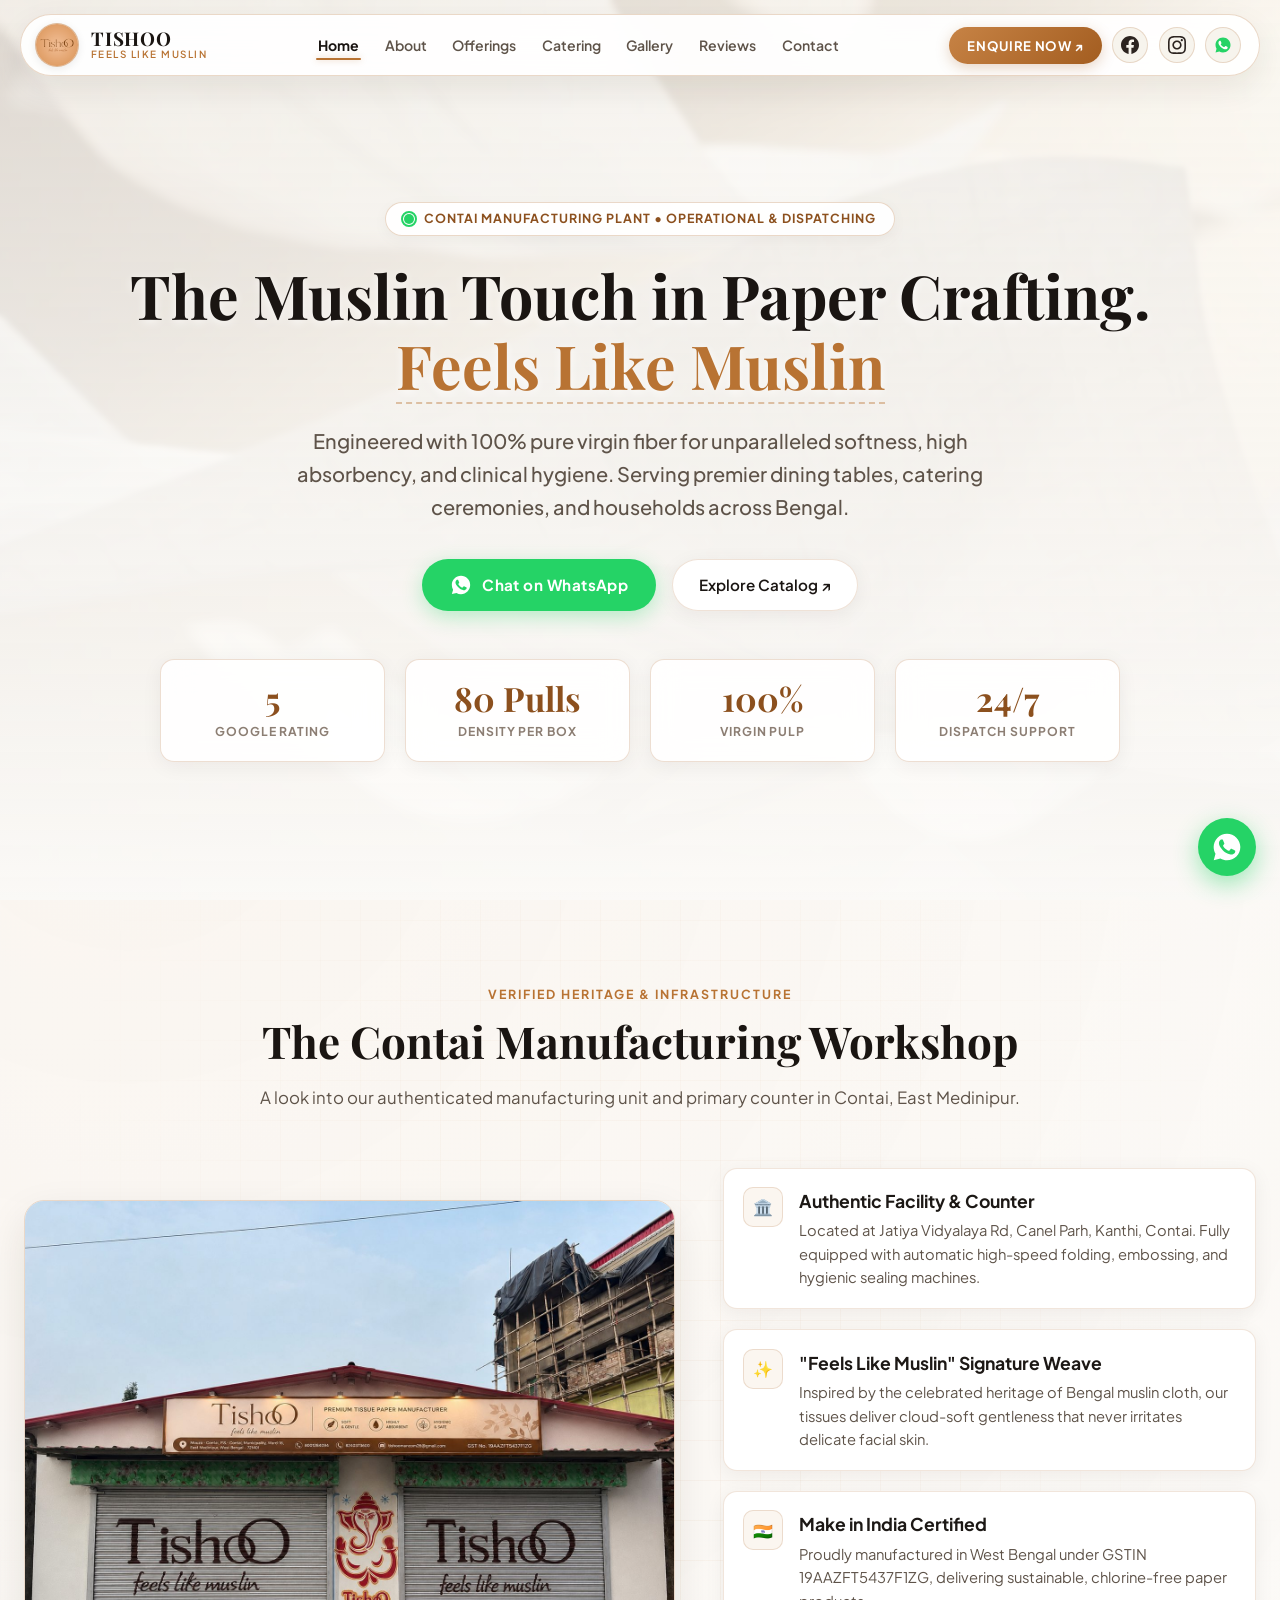
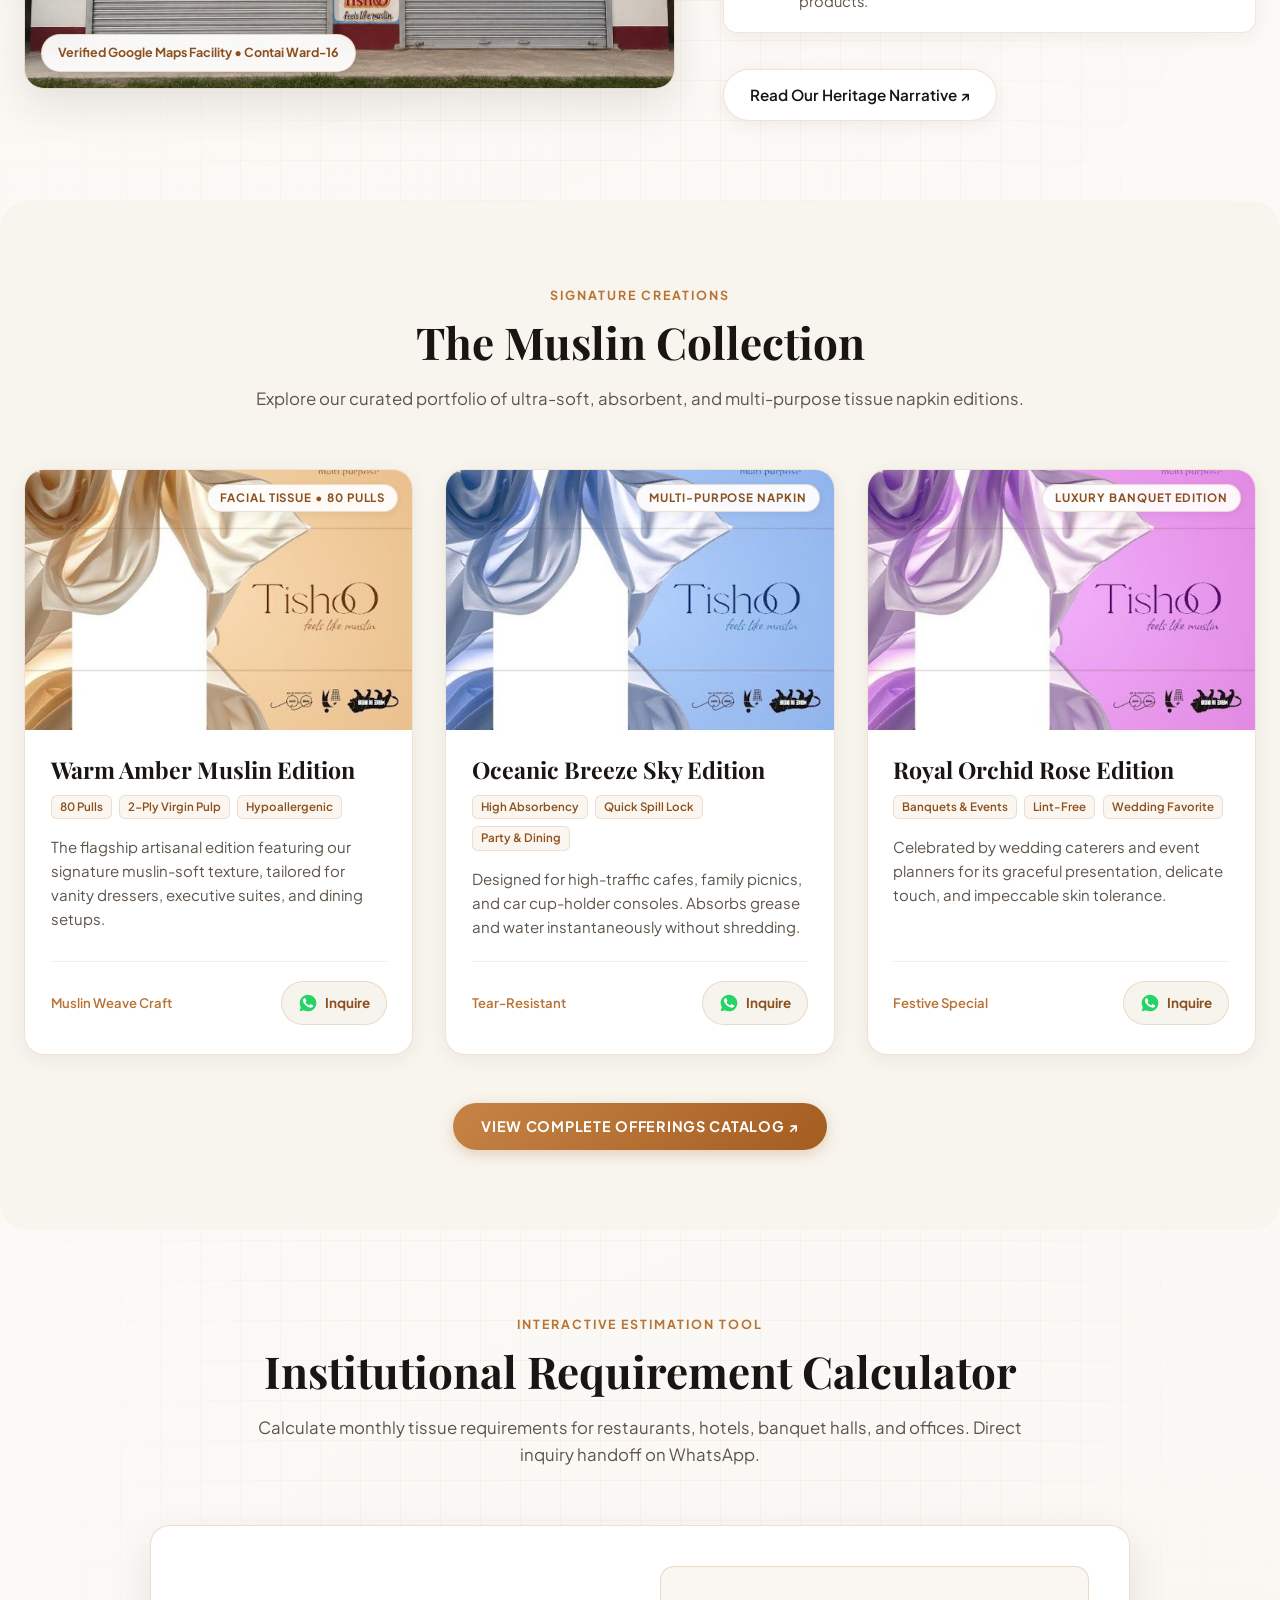
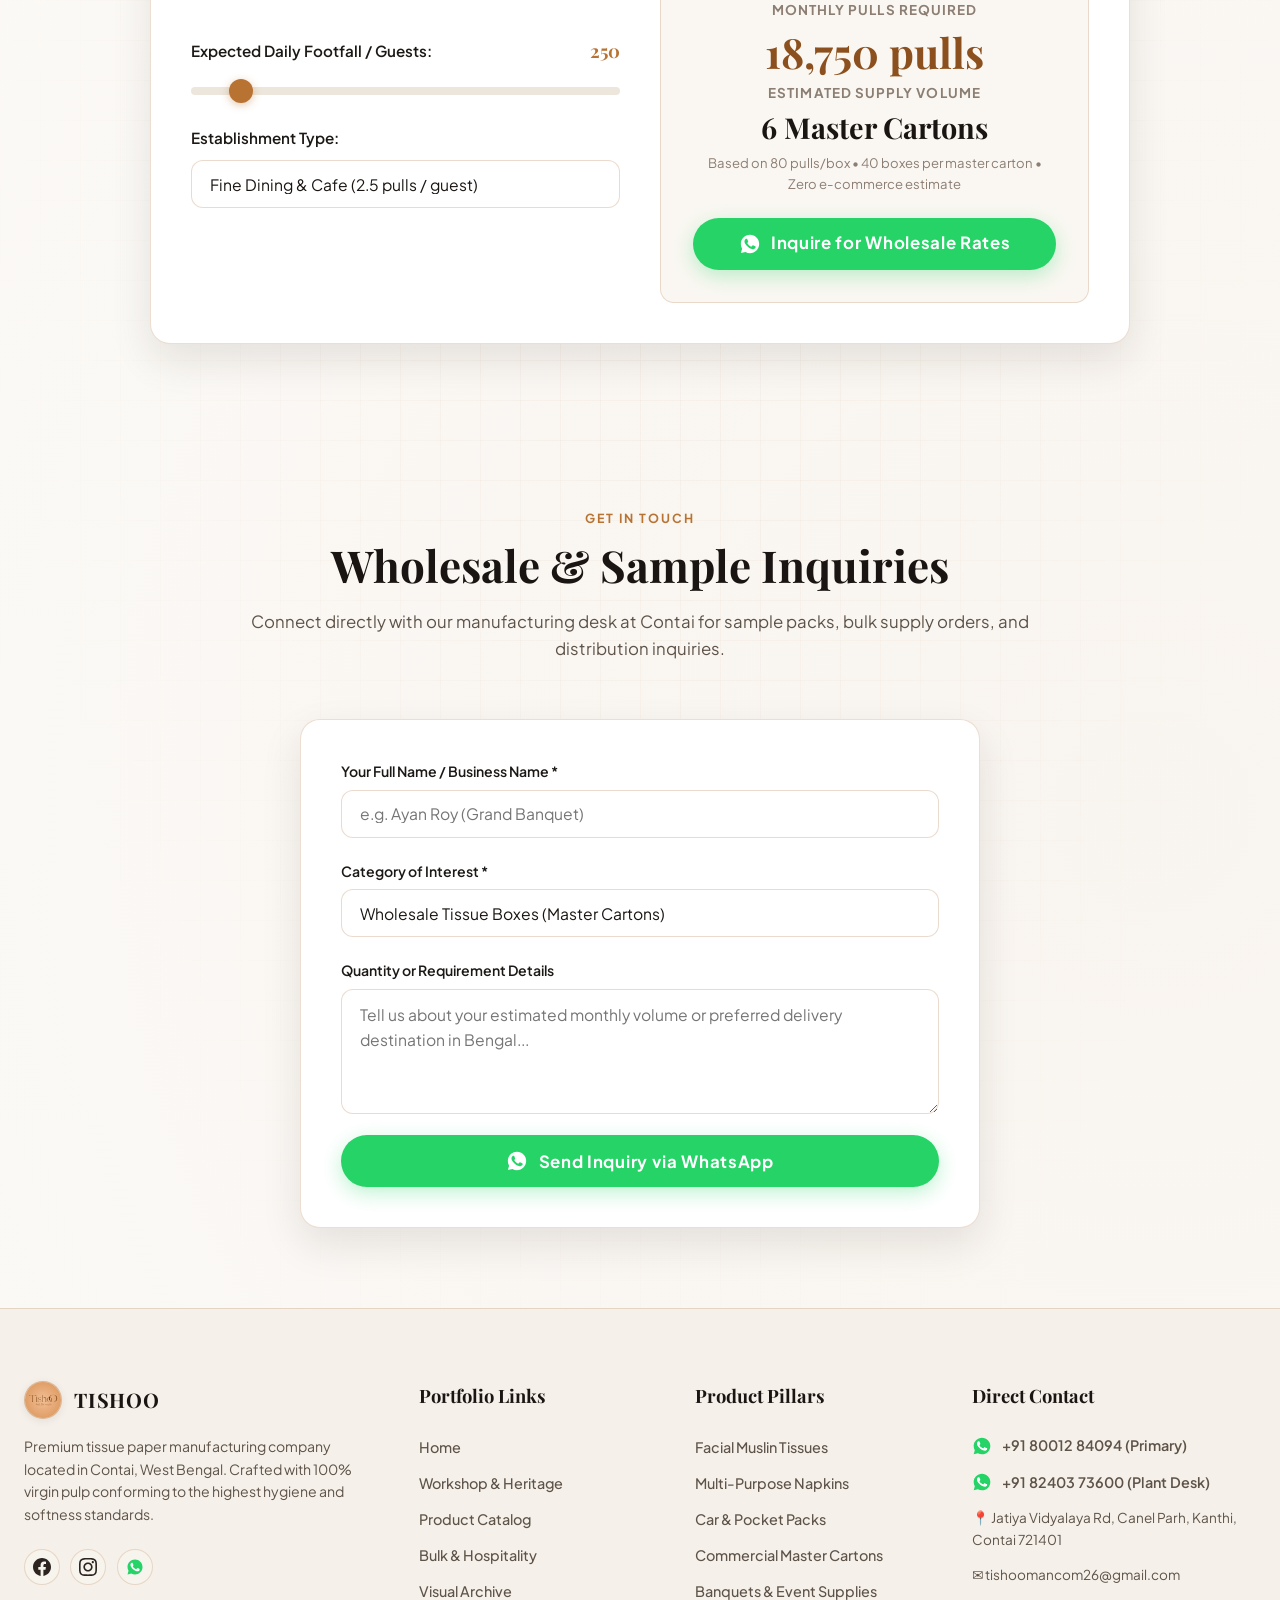
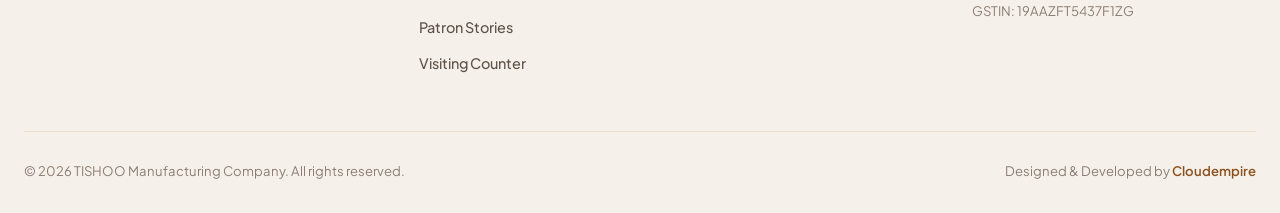
<file: index.html>
<!DOCTYPE html>
<html lang="en">
<head>
  <meta charset="UTF-8">
  <meta name="viewport" content="width=device-width, initial-scale=1.0">
  <title>Home | TISHOO - Feels Like Muslin</title>
  <meta name="description" content="TISHOO Manufacturing Company - Premium Tissue Paper & Napkin Manufacturer in Contai, West Bengal. Soft & Gentle, Highly Absorbent, Hygienic & Safe.">
  
  <!-- Multi-Resolution Favicon Suite -->
  <link rel="icon" type="image/svg+xml" href="assets/images/favicon.svg">
  <link rel="icon" type="image/png" sizes="32x32" href="assets/images/favicon-32x32.png">
  <link rel="shortcut icon" href="assets/images/favicon.ico">
  <link rel="apple-touch-icon" sizes="180x180" href="assets/images/apple-touch-icon.png">

  <!-- Google Fonts -->
  <link rel="preconnect" href="https://fonts.googleapis.com">
  <link rel="preconnect" href="https://fonts.gstatic.com" crossorigin>
  <link href="https://fonts.googleapis.com/css2?family=Caveat:wght@600&family=Playfair+Display:ital,wght@0,600;0,700;1,500&family=Plus+Jakarta+Sans:wght@400;500;600;700&display=swap" rel="stylesheet">

  <link rel="stylesheet" href="style.css">
</head>
<body>
  <!-- Ambient Glow & Subtle Weave Grid -->
  <div class="abstract-bg-container">
    <div class="abstract-orb abstract-orb-1"></div>
    <div class="abstract-orb abstract-orb-2"></div>
    <div class="abstract-tech-grid"></div>
  </div>

  <!-- TheDivine Floating Pill Navbar (Clean Frosted Glass & Gold Accent) -->
  <header class="site-header">
    <div class="header-inner">
      <a href="index.html" class="site-brand">
        <div class="brand-emblem">
          <img src="assets/images/logo.png" alt="TISHOO Brand Emblem" width="44" height="44">
        </div>
        <div class="brand-text">
          <span class="brand-title">TISHOO</span>
          <span class="brand-sub">Feels Like Muslin</span>
        </div>
      </a>

      <nav>
        <ul class="nav-links">
          <li><a href="index.html" class="nav-link active">Home</a></li>
          <li><a href="about.html" class="nav-link ">About</a></li>
          <li><a href="offerings.html" class="nav-link ">Offerings</a></li>
          <li><a href="catering.html" class="nav-link ">Catering</a></li>
          <li><a href="gallery.html" class="nav-link ">Gallery</a></li>
          <li><a href="reviews.html" class="nav-link ">Reviews</a></li>
          <li><a href="contact.html" class="nav-link ">Contact</a></li>
        </ul>
      </nav>

      <div class="header-actions">
        <a href="https://wa.me/918001284094?text=Namaste%20Tishoo!%20I%20would%20like%20to%20enquire%20about%20your%20products." class="btn-cta-pill" target="_blank" rel="noopener">ENQUIRE NOW ↗</a>
        <a href="https://www.facebook.com/people/Tishoo-Manufacturing-Company/61588180570720/" class="social-circle-btn" target="_blank" rel="noopener" aria-label="Facebook">
          <svg width="18" height="18" viewBox="0 0 24 24" fill="currentColor">
  <path d="M24 12.073c0-6.627-5.373-12-12-12s-12 5.373-12 12c0 5.99 4.388 10.954 10.125 11.854v-8.385H7.078v-3.47h3.047V9.43c0-3.007 1.792-4.669 4.533-4.669 1.312 0 2.686.235 2.686.235v2.953H15.83c-1.491 0-1.956.925-1.956 1.874v2.25h3.328l-.532 3.47h-2.796v8.385C19.612 23.027 24 18.062 24 12.073z"/>
</svg>
        </a>
        <a href="https://www.instagram.com/tishoo2026/" class="social-circle-btn" target="_blank" rel="noopener" aria-label="Instagram">
          <svg width="18" height="18" viewBox="0 0 24 24" fill="currentColor">
  <path d="M12 2.163c3.204 0 3.584.012 4.85.07 3.252.148 4.771 1.691 4.919 4.919.058 1.265.069 1.645.069 4.849 0 3.205-.012 3.584-.069 4.849-.149 3.225-1.664 4.771-4.919 4.919-1.266.058-1.644.07-4.85.07-3.204 0-3.584-.012-4.849-.07-3.26-.149-4.771-1.699-4.919-4.92-.058-1.265-.07-1.644-.07-4.849 0-3.204.013-3.583.07-4.849.149-3.227 1.664-4.771 4.919-4.919 1.266-.057 1.645-.069 4.849-.069zm0-2.163c-3.259 0-3.667.014-4.947.072-4.358.2-6.78 2.618-6.98 6.98-.059 1.281-.073 1.689-.073 4.948 0 3.259.014 3.668.072 4.948.2 4.358 2.618 6.78 6.98 6.98 1.281.058 1.689.072 4.948.072 3.259 0 3.668-.014 4.948-.072 4.354-.2 6.782-2.618 6.979-6.98.059-1.28.073-1.689.073-4.948 0-3.259-.014-3.667-.072-4.947-.196-4.354-2.617-6.78-6.979-6.98-1.281-.059-1.69-.073-4.949-.073zm0 5.838c-3.403 0-6.162 2.759-6.162 6.162s2.759 6.163 6.162 6.163 6.162-2.759 6.162-6.163c0-3.403-2.759-6.162-6.162-6.162zm0 10.162c-2.209 0-4-1.79-4-4 0-2.209 1.791-4 4-4s4 1.791 4 4c0 2.21-1.791 4-4 4zm6.406-11.845c-.796 0-1.441.645-1.441 1.44s.645 1.44 1.441 1.44c.795 0 1.439-.645 1.439-1.44s-.644-1.44-1.439-1.44z"/>
</svg>
        </a>
        <a href="https://wa.me/918001284094" class="social-circle-btn" target="_blank" rel="noopener" aria-label="WhatsApp">
          <svg width="20" height="20" viewBox="0 0 24 24" fill="none" xmlns="http://www.w3.org/2000/svg">
  <path fill-rule="evenodd" clip-rule="evenodd" d="M12 2C6.48 2 2 6.48 2 12C2 13.85 2.5 15.58 3.37 17.07L2.05 21.95L7.07 20.65C8.52 21.51 10.2 22 12 22C17.52 22 22 17.52 22 12C22 6.48 17.52 2 12 2Z" fill="#25D366"/>
  <path d="M17.47 14.38C17.17 14.23 15.69 13.5 15.42 13.4C15.14 13.3 14.94 13.25 14.74 13.55C14.54 13.85 13.97 14.53 13.8 14.73C13.63 14.93 13.46 14.95 13.16 14.8C12.86 14.65 11.9 14.34 10.76 13.32C9.88 12.53 9.28 11.55 9.11 11.25C8.94 10.95 9.09 10.79 9.24 10.64C9.38 10.5 9.54 10.29 9.69 10.12C9.84 9.95 9.89 9.82 9.99 9.62C10.09 9.42 10.04 9.25 9.97 9.1C9.89 8.95 9.29 7.48 9.04 6.88C8.8 6.3 8.56 6.38 8.38 6.37C8.21 6.36 8.01 6.36 7.81 6.36C7.61 6.36 7.29 6.43 7.01 6.73C6.74 7.03 5.96 7.76 5.96 9.24C5.96 10.72 7.04 12.14 7.19 12.34C7.34 12.54 9.31 15.58 12.33 16.88C13.05 17.19 13.61 17.38 14.05 17.52C14.77 17.75 15.43 17.72 15.95 17.64C16.53 17.55 17.74 16.9 17.99 16.2C18.24 15.5 18.24 14.9 18.17 14.78C18.09 14.65 17.89 14.58 17.59 14.43L17.47 14.38Z" fill="#FFFFFF"/>
</svg>
        </a>
        <button class="mobile-toggle" aria-label="Toggle Navigation">☰</button>
      </div>
    </div>
  </header>

  <!-- Hero Section with 16:9 Landscape Video (top: 0, zero top white band) -->
  <section class="hero-section">
    <div class="hero-video-wrap">
      <video autoplay muted loop playsinline poster="assets/images/hero-poster.jpg">
        <source src="assets/videos/hero.mp4" type="video/mp4">
      </video>
    </div>
    <div class="hero-overlay"></div>

    <div class="hero-content">
      <div class="hero-badge">
        <span class="live-beacon"></span>
        <span>Contai Manufacturing Plant &bull; Operational &amp; Dispatching</span>
      </div>

      <h1 class="hero-title">
        The Muslin Touch in Paper Crafting.<br>
        <span class="dynamic-rotator">Feels Like Muslin</span>
      </h1>

      <p class="hero-subtitle">
        Engineered with 100% pure virgin fiber for unparalleled softness, high absorbency, and clinical hygiene. Serving premier dining tables, catering ceremonies, and households across Bengal.
      </p>

      <div class="hero-actions">
        <a href="https://wa.me/918001284094?text=Namaste%20Tishoo!%20I%20would%20like%20to%20request%20samples%20and%20wholesale%20details." class="btn-hero-primary" target="_blank" rel="noopener">
          <svg width="22" height="22" viewBox="0 0 24 24" fill="none" xmlns="http://www.w3.org/2000/svg">
  <path fill-rule="evenodd" clip-rule="evenodd" d="M12 2C6.48 2 2 6.48 2 12C2 13.85 2.5 15.58 3.37 17.07L2.05 21.95L7.07 20.65C8.52 21.51 10.2 22 12 22C17.52 22 22 17.52 22 12C22 6.48 17.52 2 12 2Z" fill="#FFFFFF"/>
  <path d="M17.47 14.38C17.17 14.23 15.69 13.5 15.42 13.4C15.14 13.3 14.94 13.25 14.74 13.55C14.54 13.85 13.97 14.53 13.8 14.73C13.63 14.93 13.46 14.95 13.16 14.8C12.86 14.65 11.9 14.34 10.76 13.32C9.88 12.53 9.28 11.55 9.11 11.25C8.94 10.95 9.09 10.79 9.24 10.64C9.38 10.5 9.54 10.29 9.69 10.12C9.84 9.95 9.89 9.82 9.99 9.62C10.09 9.42 10.04 9.25 9.97 9.1C9.89 8.95 9.29 7.48 9.04 6.88C8.8 6.3 8.56 6.38 8.38 6.37C8.21 6.36 8.01 6.36 7.81 6.36C7.61 6.36 7.29 6.43 7.01 6.73C6.74 7.03 5.96 7.76 5.96 9.24C5.96 10.72 7.04 12.14 7.19 12.34C7.34 12.54 9.31 15.58 12.33 16.88C13.05 17.19 13.61 17.38 14.05 17.52C14.77 17.75 15.43 17.72 15.95 17.64C16.53 17.55 17.74 16.9 17.99 16.2C18.24 15.5 18.24 14.9 18.17 14.78C18.09 14.65 17.89 14.58 17.59 14.43L17.47 14.38Z" fill="#25D366"/>
</svg>
          <span>Chat on WhatsApp</span>
        </a>
        <a href="offerings.html" class="btn-hero-secondary">
          <span>Explore Catalog ↗</span>
        </a>
      </div>

      <!-- Compact 2x2 on Mobile, 4-Col Desktop Telemetry -->
      <div class="hero-telemetry">
        <div class="telemetry-card">
          <div class="telemetry-number stat-counter" data-target="5.0" data-suffix="">5.0</div>
          <div class="telemetry-label">Google Rating</div>
        </div>
        <div class="telemetry-card">
          <div class="telemetry-number stat-counter" data-target="80" data-suffix=" Pulls">80 Pulls</div>
          <div class="telemetry-label">Density Per Box</div>
        </div>
        <div class="telemetry-card">
          <div class="telemetry-number stat-counter" data-target="100" data-suffix="%">100%</div>
          <div class="telemetry-label">Virgin Pulp</div>
        </div>
        <div class="telemetry-card">
          <div class="telemetry-number stat-counter" data-target="24" data-suffix="/7">24/7</div>
          <div class="telemetry-label">Dispatch Support</div>
        </div>
      </div>
    </div>
  </section>

  <!-- Heritage Workshop Centerpiece Section -->
  <section class="section">
    <div class="section-header">
      <span class="section-kicker">Verified Heritage &amp; Infrastructure</span>
      <h2 class="section-title">The Contai Manufacturing Workshop</h2>
      <p class="section-desc">
        A look into our authenticated manufacturing unit and primary counter in Contai, East Medinipur.
      </p>
    </div>

    <div class="heritage-grid">
      <div class="heritage-media">
        <img src="assets/images/storefront-facade.jpg" alt="TISHOO Contai Manufacturing Facility" width="1600" height="1200" loading="lazy">
        <div class="heritage-badge">Verified Google Maps Facility &bull; Contai Ward-16</div>
      </div>

      <div class="heritage-info">
        <div class="info-pill-item">
          <div class="info-pill-icon">🏛️</div>
          <div>
            <h4 style="font-size: 1.1rem; margin-bottom: 0.25rem;">Authentic Facility &amp; Counter</h4>
            <p style="color: var(--color-text-muted); font-size: 0.92rem;">
              Located at Jatiya Vidyalaya Rd, Canel Parh, Kanthi, Contai. Fully equipped with automatic high-speed folding, embossing, and hygienic sealing machines.
            </p>
          </div>
        </div>

        <div class="info-pill-item">
          <div class="info-pill-icon">✨</div>
          <div>
            <h4 style="font-size: 1.1rem; margin-bottom: 0.25rem;">"Feels Like Muslin" Signature Weave</h4>
            <p style="color: var(--color-text-muted); font-size: 0.92rem;">
              Inspired by the celebrated heritage of Bengal muslin cloth, our tissues deliver cloud-soft gentleness that never irritates delicate facial skin.
            </p>
          </div>
        </div>

        <div class="info-pill-item">
          <div class="info-pill-icon">🇮🇳</div>
          <div>
            <h4 style="font-size: 1.1rem; margin-bottom: 0.25rem;">Make in India Certified</h4>
            <p style="color: var(--color-text-muted); font-size: 0.92rem;">
              Proudly manufactured in West Bengal under GSTIN 19AAZFT5437F1ZG, delivering sustainable, chlorine-free paper products.
            </p>
          </div>
        </div>

        <div style="margin-top: 1rem;">
          <a href="about.html" class="btn-hero-secondary" style="display: inline-flex;">Read Our Heritage Narrative ↗</a>
        </div>
      </div>
    </div>
  </section>

  <!-- Signature Offerings Teaser Grid -->
  <section class="section" style="background: #f8f5ee; border-radius: 28px;">
    <div class="section-header">
      <span class="section-kicker">Signature Creations</span>
      <h2 class="section-title">The Muslin Collection</h2>
      <p class="section-desc">
        Explore our curated portfolio of ultra-soft, absorbent, and multi-purpose tissue napkin editions.
      </p>
    </div>

    <div class="portfolio-grid">
      <!-- Card 1 -->
      <div class="portfolio-card" data-category="facial">
        <div class="card-media-wrap">
          <img src="assets/images/packaging-warm-amber.jpg" alt="Warm Muslin Amber Edition" loading="lazy">
          <span class="card-tag">Facial Tissue &bull; 80 Pulls</span>
        </div>
        <div class="card-body">
          <h3 class="card-title">Warm Amber Muslin Edition</h3>
          <div class="card-spec-pills">
            <span class="spec-pill">80 Pulls</span>
            <span class="spec-pill">2-Ply Virgin Pulp</span>
            <span class="spec-pill">Hypoallergenic</span>
          </div>
          <p class="card-desc">
            The flagship artisanal edition featuring our signature muslin-soft texture, tailored for vanity dressers, executive suites, and dining setups.
          </p>
          <div class="card-footer">
            <span style="font-size: 0.82rem; font-weight: 600; color: var(--color-accent);">Muslin Weave Craft</span>
            <a href="https://wa.me/918001284094?text=Namaste%20Tishoo!%20I%20am%20interested%20in%20the%20Warm%20Amber%20Muslin%20Edition." class="btn-card-inquire" target="_blank" rel="noopener">
              <svg width="20" height="20" viewBox="0 0 24 24" fill="none" xmlns="http://www.w3.org/2000/svg">
  <path fill-rule="evenodd" clip-rule="evenodd" d="M12 2C6.48 2 2 6.48 2 12C2 13.85 2.5 15.58 3.37 17.07L2.05 21.95L7.07 20.65C8.52 21.51 10.2 22 12 22C17.52 22 22 17.52 22 12C22 6.48 17.52 2 12 2Z" fill="#25D366"/>
  <path d="M17.47 14.38C17.17 14.23 15.69 13.5 15.42 13.4C15.14 13.3 14.94 13.25 14.74 13.55C14.54 13.85 13.97 14.53 13.8 14.73C13.63 14.93 13.46 14.95 13.16 14.8C12.86 14.65 11.9 14.34 10.76 13.32C9.88 12.53 9.28 11.55 9.11 11.25C8.94 10.95 9.09 10.79 9.24 10.64C9.38 10.5 9.54 10.29 9.69 10.12C9.84 9.95 9.89 9.82 9.99 9.62C10.09 9.42 10.04 9.25 9.97 9.1C9.89 8.95 9.29 7.48 9.04 6.88C8.8 6.3 8.56 6.38 8.38 6.37C8.21 6.36 8.01 6.36 7.81 6.36C7.61 6.36 7.29 6.43 7.01 6.73C6.74 7.03 5.96 7.76 5.96 9.24C5.96 10.72 7.04 12.14 7.19 12.34C7.34 12.54 9.31 15.58 12.33 16.88C13.05 17.19 13.61 17.38 14.05 17.52C14.77 17.75 15.43 17.72 15.95 17.64C16.53 17.55 17.74 16.9 17.99 16.2C18.24 15.5 18.24 14.9 18.17 14.78C18.09 14.65 17.89 14.58 17.59 14.43L17.47 14.38Z" fill="#FFFFFF"/>
</svg>
              <span>Inquire</span>
            </a>
          </div>
        </div>
      </div>

      <!-- Card 2 -->
      <div class="portfolio-card" data-category="napkin">
        <div class="card-media-wrap">
          <img src="assets/images/packaging-oceanic-blue.jpg" alt="Oceanic Breeze Edition" loading="lazy">
          <span class="card-tag">Multi-Purpose Napkin</span>
        </div>
        <div class="card-body">
          <h3 class="card-title">Oceanic Breeze Sky Edition</h3>
          <div class="card-spec-pills">
            <span class="spec-pill">High Absorbency</span>
            <span class="spec-pill">Quick Spill Lock</span>
            <span class="spec-pill">Party &amp; Dining</span>
          </div>
          <p class="card-desc">
            Designed for high-traffic cafes, family picnics, and car cup-holder consoles. Absorbs grease and water instantaneously without shredding.
          </p>
          <div class="card-footer">
            <span style="font-size: 0.82rem; font-weight: 600; color: var(--color-accent);">Tear-Resistant</span>
            <a href="https://wa.me/918001284094?text=Namaste%20Tishoo!%20I%20am%20interested%20in%20the%20Oceanic%20Breeze%20Edition." class="btn-card-inquire" target="_blank" rel="noopener">
              <svg width="20" height="20" viewBox="0 0 24 24" fill="none" xmlns="http://www.w3.org/2000/svg">
  <path fill-rule="evenodd" clip-rule="evenodd" d="M12 2C6.48 2 2 6.48 2 12C2 13.85 2.5 15.58 3.37 17.07L2.05 21.95L7.07 20.65C8.52 21.51 10.2 22 12 22C17.52 22 22 17.52 22 12C22 6.48 17.52 2 12 2Z" fill="#25D366"/>
  <path d="M17.47 14.38C17.17 14.23 15.69 13.5 15.42 13.4C15.14 13.3 14.94 13.25 14.74 13.55C14.54 13.85 13.97 14.53 13.8 14.73C13.63 14.93 13.46 14.95 13.16 14.8C12.86 14.65 11.9 14.34 10.76 13.32C9.88 12.53 9.28 11.55 9.11 11.25C8.94 10.95 9.09 10.79 9.24 10.64C9.38 10.5 9.54 10.29 9.69 10.12C9.84 9.95 9.89 9.82 9.99 9.62C10.09 9.42 10.04 9.25 9.97 9.1C9.89 8.95 9.29 7.48 9.04 6.88C8.8 6.3 8.56 6.38 8.38 6.37C8.21 6.36 8.01 6.36 7.81 6.36C7.61 6.36 7.29 6.43 7.01 6.73C6.74 7.03 5.96 7.76 5.96 9.24C5.96 10.72 7.04 12.14 7.19 12.34C7.34 12.54 9.31 15.58 12.33 16.88C13.05 17.19 13.61 17.38 14.05 17.52C14.77 17.75 15.43 17.72 15.95 17.64C16.53 17.55 17.74 16.9 17.99 16.2C18.24 15.5 18.24 14.9 18.17 14.78C18.09 14.65 17.89 14.58 17.59 14.43L17.47 14.38Z" fill="#FFFFFF"/>
</svg>
              <span>Inquire</span>
            </a>
          </div>
        </div>
      </div>

      <!-- Card 3 -->
      <div class="portfolio-card" data-category="bulk">
        <div class="card-media-wrap">
          <img src="assets/images/packaging-orchid-pink.jpg" alt="Royal Orchid Edition" loading="lazy">
          <span class="card-tag">Luxury Banquet Edition</span>
        </div>
        <div class="card-body">
          <h3 class="card-title">Royal Orchid Rose Edition</h3>
          <div class="card-spec-pills">
            <span class="spec-pill">Banquets &amp; Events</span>
            <span class="spec-pill">Lint-Free</span>
            <span class="spec-pill">Wedding Favorite</span>
          </div>
          <p class="card-desc">
            Celebrated by wedding caterers and event planners for its graceful presentation, delicate touch, and impeccable skin tolerance.
          </p>
          <div class="card-footer">
            <span style="font-size: 0.82rem; font-weight: 600; color: var(--color-accent);">Festive Special</span>
            <a href="https://wa.me/918001284094?text=Namaste%20Tishoo!%20I%20am%20interested%20in%20the%20Royal%20Orchid%20Edition." class="btn-card-inquire" target="_blank" rel="noopener">
              <svg width="20" height="20" viewBox="0 0 24 24" fill="none" xmlns="http://www.w3.org/2000/svg">
  <path fill-rule="evenodd" clip-rule="evenodd" d="M12 2C6.48 2 2 6.48 2 12C2 13.85 2.5 15.58 3.37 17.07L2.05 21.95L7.07 20.65C8.52 21.51 10.2 22 12 22C17.52 22 22 17.52 22 12C22 6.48 17.52 2 12 2Z" fill="#25D366"/>
  <path d="M17.47 14.38C17.17 14.23 15.69 13.5 15.42 13.4C15.14 13.3 14.94 13.25 14.74 13.55C14.54 13.85 13.97 14.53 13.8 14.73C13.63 14.93 13.46 14.95 13.16 14.8C12.86 14.65 11.9 14.34 10.76 13.32C9.88 12.53 9.28 11.55 9.11 11.25C8.94 10.95 9.09 10.79 9.24 10.64C9.38 10.5 9.54 10.29 9.69 10.12C9.84 9.95 9.89 9.82 9.99 9.62C10.09 9.42 10.04 9.25 9.97 9.1C9.89 8.95 9.29 7.48 9.04 6.88C8.8 6.3 8.56 6.38 8.38 6.37C8.21 6.36 8.01 6.36 7.81 6.36C7.61 6.36 7.29 6.43 7.01 6.73C6.74 7.03 5.96 7.76 5.96 9.24C5.96 10.72 7.04 12.14 7.19 12.34C7.34 12.54 9.31 15.58 12.33 16.88C13.05 17.19 13.61 17.38 14.05 17.52C14.77 17.75 15.43 17.72 15.95 17.64C16.53 17.55 17.74 16.9 17.99 16.2C18.24 15.5 18.24 14.9 18.17 14.78C18.09 14.65 17.89 14.58 17.59 14.43L17.47 14.38Z" fill="#FFFFFF"/>
</svg>
              <span>Inquire</span>
            </a>
          </div>
        </div>
      </div>
    </div>

    <div style="text-align: center; margin-top: 3rem;">
      <a href="offerings.html" class="btn-cta-pill" style="display: inline-flex; padding: 12px 28px; font-size: 0.9rem;">View Complete Offerings Catalog ↗</a>
    </div>
  </section>

  <!-- Interactive Value & Requirement Calculator (Pure Portfolio - Zero E-Commerce) -->
  <section class="section">
    <div class="section-header">
      <span class="section-kicker">Interactive Estimation Tool</span>
      <h2 class="section-title">Institutional Requirement Calculator</h2>
      <p class="section-desc">
        Calculate monthly tissue requirements for restaurants, hotels, banquet halls, and offices. Direct inquiry handoff on WhatsApp.
      </p>
    </div>

    <div class="calc-widget-container">
      <div class="calc-grid">
        <div>
          <div class="calc-control-group">
            <label class="calc-label" for="calcGuests">
              <span>Expected Daily Footfall / Guests:</span>
              <span class="calc-val-badge" id="calcGuestsVal">250</span>
            </label>
            <input type="range" id="calcGuests" class="calc-slider" min="20" max="2500" step="10" value="250">
          </div>

          <div class="calc-control-group">
            <label class="calc-label" for="calcSetting">Establishment Type:</label>
            <select id="calcSetting" class="form-control form-select">
              <option value="2.5">Fine Dining &amp; Cafe (2.5 pulls / guest)</option>
              <option value="3.5">Wedding &amp; Banquet (3.5 pulls / guest)</option>
              <option value="1.5">Corporate Office (1.5 pulls / guest)</option>
              <option value="4.0">Fast Food / Street Diner (4.0 pulls / guest)</option>
            </select>
          </div>
        </div>

        <div class="calc-results-box">
          <div class="calc-result-title">Monthly Pulls Required</div>
          <div class="calc-result-number" id="calcResultPulls">18,750 pulls</div>
          <div class="calc-result-title">Estimated Supply Volume</div>
          <div class="calc-result-number" id="calcResultCases" style="font-size: 1.8rem; color: #1a1512;">6 Master Cartons</div>
          <p class="calc-result-note">Based on 80 pulls/box &bull; 40 boxes per master carton &bull; Zero e-commerce estimate</p>
          <a href="#" id="btnCalcInquire" class="btn-form-submit" style="display: inline-flex; text-decoration: none;" target="_blank" rel="noopener">
            <svg width="22" height="22" viewBox="0 0 24 24" fill="none" xmlns="http://www.w3.org/2000/svg">
  <path fill-rule="evenodd" clip-rule="evenodd" d="M12 2C6.48 2 2 6.48 2 12C2 13.85 2.5 15.58 3.37 17.07L2.05 21.95L7.07 20.65C8.52 21.51 10.2 22 12 22C17.52 22 22 17.52 22 12C22 6.48 17.52 2 12 2Z" fill="#FFFFFF"/>
  <path d="M17.47 14.38C17.17 14.23 15.69 13.5 15.42 13.4C15.14 13.3 14.94 13.25 14.74 13.55C14.54 13.85 13.97 14.53 13.8 14.73C13.63 14.93 13.46 14.95 13.16 14.8C12.86 14.65 11.9 14.34 10.76 13.32C9.88 12.53 9.28 11.55 9.11 11.25C8.94 10.95 9.09 10.79 9.24 10.64C9.38 10.5 9.54 10.29 9.69 10.12C9.84 9.95 9.89 9.82 9.99 9.62C10.09 9.42 10.04 9.25 9.97 9.1C9.89 8.95 9.29 7.48 9.04 6.88C8.8 6.3 8.56 6.38 8.38 6.37C8.21 6.36 8.01 6.36 7.81 6.36C7.61 6.36 7.29 6.43 7.01 6.73C6.74 7.03 5.96 7.76 5.96 9.24C5.96 10.72 7.04 12.14 7.19 12.34C7.34 12.54 9.31 15.58 12.33 16.88C13.05 17.19 13.61 17.38 14.05 17.52C14.77 17.75 15.43 17.72 15.95 17.64C16.53 17.55 17.74 16.9 17.99 16.2C18.24 15.5 18.24 14.9 18.17 14.78C18.09 14.65 17.89 14.58 17.59 14.43L17.47 14.38Z" fill="#25D366"/>
</svg>
            <span>Inquire for Wholesale Rates</span>
          </a>
        </div>
      </div>
    </div>
  </section>

  <!-- Quick Inquiry Form Section -->
  <section class="section">
    <div class="section-header">
      <span class="section-kicker">Get in Touch</span>
      <h2 class="section-title">Wholesale &amp; Sample Inquiries</h2>
      <p class="section-desc">
        Connect directly with our manufacturing desk at Contai for sample packs, bulk supply orders, and distribution inquiries.
      </p>
    </div>

    <div class="form-shell">
      <form id="inquiryForm">
        <div class="form-group">
          <label class="form-label" for="formName">Your Full Name / Business Name *</label>
          <input type="text" id="formName" class="form-control" placeholder="e.g. Ayan Roy (Grand Banquet)" required>
        </div>

        <div class="form-group">
          <label class="form-label" for="formRequirement">Category of Interest *</label>
          <select id="formRequirement" class="form-control form-select">
            <option value="Wholesale Tissue Boxes">Wholesale Tissue Boxes (Master Cartons)</option>
            <option value="Restaurant & Cafe Supply">Restaurant &amp; Cafe Monthly Supply</option>
            <option value="Banquet & Wedding Orders">Banquet, Wedding &amp; Event Orders</option>
            <option value="Custom Brand Packaging">Custom Embossed / Branded Supply</option>
            <option value="Sample Pack Request">Sample Pack Request</option>
          </select>
        </div>

        <div class="form-group">
          <label class="form-label" for="formMessage">Quantity or Requirement Details</label>
          <textarea id="formMessage" class="form-control" placeholder="Tell us about your estimated monthly volume or preferred delivery destination in Bengal..."></textarea>
        </div>

        <button type="submit" class="btn-form-submit">
          <svg width="22" height="22" viewBox="0 0 24 24" fill="none" xmlns="http://www.w3.org/2000/svg">
  <path fill-rule="evenodd" clip-rule="evenodd" d="M12 2C6.48 2 2 6.48 2 12C2 13.85 2.5 15.58 3.37 17.07L2.05 21.95L7.07 20.65C8.52 21.51 10.2 22 12 22C17.52 22 22 17.52 22 12C22 6.48 17.52 2 12 2Z" fill="#FFFFFF"/>
  <path d="M17.47 14.38C17.17 14.23 15.69 13.5 15.42 13.4C15.14 13.3 14.94 13.25 14.74 13.55C14.54 13.85 13.97 14.53 13.8 14.73C13.63 14.93 13.46 14.95 13.16 14.8C12.86 14.65 11.9 14.34 10.76 13.32C9.88 12.53 9.28 11.55 9.11 11.25C8.94 10.95 9.09 10.79 9.24 10.64C9.38 10.5 9.54 10.29 9.69 10.12C9.84 9.95 9.89 9.82 9.99 9.62C10.09 9.42 10.04 9.25 9.97 9.1C9.89 8.95 9.29 7.48 9.04 6.88C8.8 6.3 8.56 6.38 8.38 6.37C8.21 6.36 8.01 6.36 7.81 6.36C7.61 6.36 7.29 6.43 7.01 6.73C6.74 7.03 5.96 7.76 5.96 9.24C5.96 10.72 7.04 12.14 7.19 12.34C7.34 12.54 9.31 15.58 12.33 16.88C13.05 17.19 13.61 17.38 14.05 17.52C14.77 17.75 15.43 17.72 15.95 17.64C16.53 17.55 17.74 16.9 17.99 16.2C18.24 15.5 18.24 14.9 18.17 14.78C18.09 14.65 17.89 14.58 17.59 14.43L17.47 14.38Z" fill="#25D366"/>
</svg>
          <span>Send Inquiry via WhatsApp</span>
        </button>
      </form>
    </div>
  </section>

  <!-- Floating WhatsApp High-Contrast Pill -->
  <a href="https://wa.me/918001284094?text=Namaste%20Tishoo!%20I%20am%20visiting%20your%20website%20and%20would%20like%20to%20connect." class="floating-wa-btn" target="_blank" rel="noopener" aria-label="Chat on WhatsApp">
    <svg width="22" height="22" viewBox="0 0 24 24" fill="none" xmlns="http://www.w3.org/2000/svg">
  <path fill-rule="evenodd" clip-rule="evenodd" d="M12 2C6.48 2 2 6.48 2 12C2 13.85 2.5 15.58 3.37 17.07L2.05 21.95L7.07 20.65C8.52 21.51 10.2 22 12 22C17.52 22 22 17.52 22 12C22 6.48 17.52 2 12 2Z" fill="#FFFFFF"/>
  <path d="M17.47 14.38C17.17 14.23 15.69 13.5 15.42 13.4C15.14 13.3 14.94 13.25 14.74 13.55C14.54 13.85 13.97 14.53 13.8 14.73C13.63 14.93 13.46 14.95 13.16 14.8C12.86 14.65 11.9 14.34 10.76 13.32C9.88 12.53 9.28 11.55 9.11 11.25C8.94 10.95 9.09 10.79 9.24 10.64C9.38 10.5 9.54 10.29 9.69 10.12C9.84 9.95 9.89 9.82 9.99 9.62C10.09 9.42 10.04 9.25 9.97 9.1C9.89 8.95 9.29 7.48 9.04 6.88C8.8 6.3 8.56 6.38 8.38 6.37C8.21 6.36 8.01 6.36 7.81 6.36C7.61 6.36 7.29 6.43 7.01 6.73C6.74 7.03 5.96 7.76 5.96 9.24C5.96 10.72 7.04 12.14 7.19 12.34C7.34 12.54 9.31 15.58 12.33 16.88C13.05 17.19 13.61 17.38 14.05 17.52C14.77 17.75 15.43 17.72 15.95 17.64C16.53 17.55 17.74 16.9 17.99 16.2C18.24 15.5 18.24 14.9 18.17 14.78C18.09 14.65 17.89 14.58 17.59 14.43L17.47 14.38Z" fill="#25D366"/>
</svg>
  </a>

  <!-- Site Footer (Clean Porcelain & Ivory) -->
  <footer class="site-footer">
    <div class="footer-inner">
      <div class="footer-col">
        <a href="index.html" class="footer-brand">
          <div class="brand-emblem" style="width: 38px; height: 38px;">
            <img src="assets/images/logo.png" alt="TISHOO Emblem" width="38" height="38">
          </div>
          <span class="brand-title" style="font-size: 1.25rem;">TISHOO</span>
        </a>
        <p class="footer-tagline">
          Premium tissue paper manufacturing company located in Contai, West Bengal. Crafted with 100% virgin pulp conforming to the highest hygiene and softness standards.
        </p>
        <div style="display: flex; gap: 0.65rem; margin-top: 0.5rem;">
          <a href="https://www.facebook.com/people/Tishoo-Manufacturing-Company/61588180570720/" class="social-circle-btn" target="_blank" rel="noopener" aria-label="Facebook">
            <svg width="18" height="18" viewBox="0 0 24 24" fill="currentColor">
  <path d="M24 12.073c0-6.627-5.373-12-12-12s-12 5.373-12 12c0 5.99 4.388 10.954 10.125 11.854v-8.385H7.078v-3.47h3.047V9.43c0-3.007 1.792-4.669 4.533-4.669 1.312 0 2.686.235 2.686.235v2.953H15.83c-1.491 0-1.956.925-1.956 1.874v2.25h3.328l-.532 3.47h-2.796v8.385C19.612 23.027 24 18.062 24 12.073z"/>
</svg>
          </a>
          <a href="https://www.instagram.com/tishoo2026/" class="social-circle-btn" target="_blank" rel="noopener" aria-label="Instagram">
            <svg width="18" height="18" viewBox="0 0 24 24" fill="currentColor">
  <path d="M12 2.163c3.204 0 3.584.012 4.85.07 3.252.148 4.771 1.691 4.919 4.919.058 1.265.069 1.645.069 4.849 0 3.205-.012 3.584-.069 4.849-.149 3.225-1.664 4.771-4.919 4.919-1.266.058-1.644.07-4.85.07-3.204 0-3.584-.012-4.849-.07-3.26-.149-4.771-1.699-4.919-4.92-.058-1.265-.07-1.644-.07-4.849 0-3.204.013-3.583.07-4.849.149-3.227 1.664-4.771 4.919-4.919 1.266-.057 1.645-.069 4.849-.069zm0-2.163c-3.259 0-3.667.014-4.947.072-4.358.2-6.78 2.618-6.98 6.98-.059 1.281-.073 1.689-.073 4.948 0 3.259.014 3.668.072 4.948.2 4.358 2.618 6.78 6.98 6.98 1.281.058 1.689.072 4.948.072 3.259 0 3.668-.014 4.948-.072 4.354-.2 6.782-2.618 6.979-6.98.059-1.28.073-1.689.073-4.948 0-3.259-.014-3.667-.072-4.947-.196-4.354-2.617-6.78-6.979-6.98-1.281-.059-1.69-.073-4.949-.073zm0 5.838c-3.403 0-6.162 2.759-6.162 6.162s2.759 6.163 6.162 6.163 6.162-2.759 6.162-6.163c0-3.403-2.759-6.162-6.162-6.162zm0 10.162c-2.209 0-4-1.79-4-4 0-2.209 1.791-4 4-4s4 1.791 4 4c0 2.21-1.791 4-4 4zm6.406-11.845c-.796 0-1.441.645-1.441 1.44s.645 1.44 1.441 1.44c.795 0 1.439-.645 1.439-1.44s-.644-1.44-1.439-1.44z"/>
</svg>
          </a>
          <a href="https://wa.me/918001284094" class="social-circle-btn" target="_blank" rel="noopener" aria-label="WhatsApp">
            <svg width="20" height="20" viewBox="0 0 24 24" fill="none" xmlns="http://www.w3.org/2000/svg">
  <path fill-rule="evenodd" clip-rule="evenodd" d="M12 2C6.48 2 2 6.48 2 12C2 13.85 2.5 15.58 3.37 17.07L2.05 21.95L7.07 20.65C8.52 21.51 10.2 22 12 22C17.52 22 22 17.52 22 12C22 6.48 17.52 2 12 2Z" fill="#25D366"/>
  <path d="M17.47 14.38C17.17 14.23 15.69 13.5 15.42 13.4C15.14 13.3 14.94 13.25 14.74 13.55C14.54 13.85 13.97 14.53 13.8 14.73C13.63 14.93 13.46 14.95 13.16 14.8C12.86 14.65 11.9 14.34 10.76 13.32C9.88 12.53 9.28 11.55 9.11 11.25C8.94 10.95 9.09 10.79 9.24 10.64C9.38 10.5 9.54 10.29 9.69 10.12C9.84 9.95 9.89 9.82 9.99 9.62C10.09 9.42 10.04 9.25 9.97 9.1C9.89 8.95 9.29 7.48 9.04 6.88C8.8 6.3 8.56 6.38 8.38 6.37C8.21 6.36 8.01 6.36 7.81 6.36C7.61 6.36 7.29 6.43 7.01 6.73C6.74 7.03 5.96 7.76 5.96 9.24C5.96 10.72 7.04 12.14 7.19 12.34C7.34 12.54 9.31 15.58 12.33 16.88C13.05 17.19 13.61 17.38 14.05 17.52C14.77 17.75 15.43 17.72 15.95 17.64C16.53 17.55 17.74 16.9 17.99 16.2C18.24 15.5 18.24 14.9 18.17 14.78C18.09 14.65 17.89 14.58 17.59 14.43L17.47 14.38Z" fill="#FFFFFF"/>
</svg>
          </a>
        </div>
      </div>

      <div class="footer-col">
        <h4 class="footer-heading">Portfolio Links</h4>
        <ul class="footer-nav">
          <li><a href="index.html">Home</a></li>
          <li><a href="about.html">Workshop & Heritage</a></li>
          <li><a href="offerings.html">Product Catalog</a></li>
          <li><a href="catering.html">Bulk & Hospitality</a></li>
          <li><a href="gallery.html">Visual Archive</a></li>
          <li><a href="reviews.html">Patron Stories</a></li>
          <li><a href="contact.html">Visiting Counter</a></li>
        </ul>
      </div>

      <div class="footer-col">
        <h4 class="footer-heading">Product Pillars</h4>
        <ul class="footer-nav">
          <li><a href="offerings.html">Facial Muslin Tissues</a></li>
          <li><a href="offerings.html">Multi-Purpose Napkins</a></li>
          <li><a href="offerings.html">Car & Pocket Packs</a></li>
          <li><a href="offerings.html">Commercial Master Cartons</a></li>
          <li><a href="catering.html">Banquets & Event Supplies</a></li>
        </ul>
      </div>

      <div class="footer-col">
        <h4 class="footer-heading">Direct Contact</h4>
        <div style="display: flex; flex-direction: column; gap: 0.85rem;">
          <a href="https://wa.me/918001284094" class="footer-contact-item" target="_blank" rel="noopener">
            <svg width="20" height="20" viewBox="0 0 24 24" fill="none" xmlns="http://www.w3.org/2000/svg">
  <path fill-rule="evenodd" clip-rule="evenodd" d="M12 2C6.48 2 2 6.48 2 12C2 13.85 2.5 15.58 3.37 17.07L2.05 21.95L7.07 20.65C8.52 21.51 10.2 22 12 22C17.52 22 22 17.52 22 12C22 6.48 17.52 2 12 2Z" fill="#25D366"/>
  <path d="M17.47 14.38C17.17 14.23 15.69 13.5 15.42 13.4C15.14 13.3 14.94 13.25 14.74 13.55C14.54 13.85 13.97 14.53 13.8 14.73C13.63 14.93 13.46 14.95 13.16 14.8C12.86 14.65 11.9 14.34 10.76 13.32C9.88 12.53 9.28 11.55 9.11 11.25C8.94 10.95 9.09 10.79 9.24 10.64C9.38 10.5 9.54 10.29 9.69 10.12C9.84 9.95 9.89 9.82 9.99 9.62C10.09 9.42 10.04 9.25 9.97 9.1C9.89 8.95 9.29 7.48 9.04 6.88C8.8 6.3 8.56 6.38 8.38 6.37C8.21 6.36 8.01 6.36 7.81 6.36C7.61 6.36 7.29 6.43 7.01 6.73C6.74 7.03 5.96 7.76 5.96 9.24C5.96 10.72 7.04 12.14 7.19 12.34C7.34 12.54 9.31 15.58 12.33 16.88C13.05 17.19 13.61 17.38 14.05 17.52C14.77 17.75 15.43 17.72 15.95 17.64C16.53 17.55 17.74 16.9 17.99 16.2C18.24 15.5 18.24 14.9 18.17 14.78C18.09 14.65 17.89 14.58 17.59 14.43L17.47 14.38Z" fill="#FFFFFF"/>
</svg>
            <span style="font-weight: 600;">+91 80012 84094 (Primary)</span>
          </a>
          <a href="https://wa.me/918240373600" class="footer-contact-item" target="_blank" rel="noopener">
            <svg width="20" height="20" viewBox="0 0 24 24" fill="none" xmlns="http://www.w3.org/2000/svg">
  <path fill-rule="evenodd" clip-rule="evenodd" d="M12 2C6.48 2 2 6.48 2 12C2 13.85 2.5 15.58 3.37 17.07L2.05 21.95L7.07 20.65C8.52 21.51 10.2 22 12 22C17.52 22 22 17.52 22 12C22 6.48 17.52 2 12 2Z" fill="#25D366"/>
  <path d="M17.47 14.38C17.17 14.23 15.69 13.5 15.42 13.4C15.14 13.3 14.94 13.25 14.74 13.55C14.54 13.85 13.97 14.53 13.8 14.73C13.63 14.93 13.46 14.95 13.16 14.8C12.86 14.65 11.9 14.34 10.76 13.32C9.88 12.53 9.28 11.55 9.11 11.25C8.94 10.95 9.09 10.79 9.24 10.64C9.38 10.5 9.54 10.29 9.69 10.12C9.84 9.95 9.89 9.82 9.99 9.62C10.09 9.42 10.04 9.25 9.97 9.1C9.89 8.95 9.29 7.48 9.04 6.88C8.8 6.3 8.56 6.38 8.38 6.37C8.21 6.36 8.01 6.36 7.81 6.36C7.61 6.36 7.29 6.43 7.01 6.73C6.74 7.03 5.96 7.76 5.96 9.24C5.96 10.72 7.04 12.14 7.19 12.34C7.34 12.54 9.31 15.58 12.33 16.88C13.05 17.19 13.61 17.38 14.05 17.52C14.77 17.75 15.43 17.72 15.95 17.64C16.53 17.55 17.74 16.9 17.99 16.2C18.24 15.5 18.24 14.9 18.17 14.78C18.09 14.65 17.89 14.58 17.59 14.43L17.47 14.38Z" fill="#FFFFFF"/>
</svg>
            <span style="font-weight: 600;">+91 82403 73600 (Plant Desk)</span>
          </a>
          <div class="footer-contact-item" style="font-size: 0.85rem;">
            <span>📍 Jatiya Vidyalaya Rd, Canel Parh, Kanthi, Contai 721401</span>
          </div>
          <div class="footer-contact-item" style="font-size: 0.85rem;">
            <span>✉️ tishoomancom26@gmail.com</span>
          </div>
          <div class="footer-contact-item" style="font-size: 0.82rem; color: var(--color-text-dim);">
            <span>GSTIN: 19AAZFT5437F1ZG</span>
          </div>
        </div>
      </div>
    </div>

    <div class="footer-bottom">
      <div>© 2026 TISHOO Manufacturing Company. All rights reserved.</div>
      <div>
        Designed & Developed by <a href="https://cloudempire.tech/" target="_blank" rel="noopener noreferrer">Cloudempire</a>
      </div>
    </div>
  </footer>

  <script src="script.js"></script>
</body>
</html>
</file>
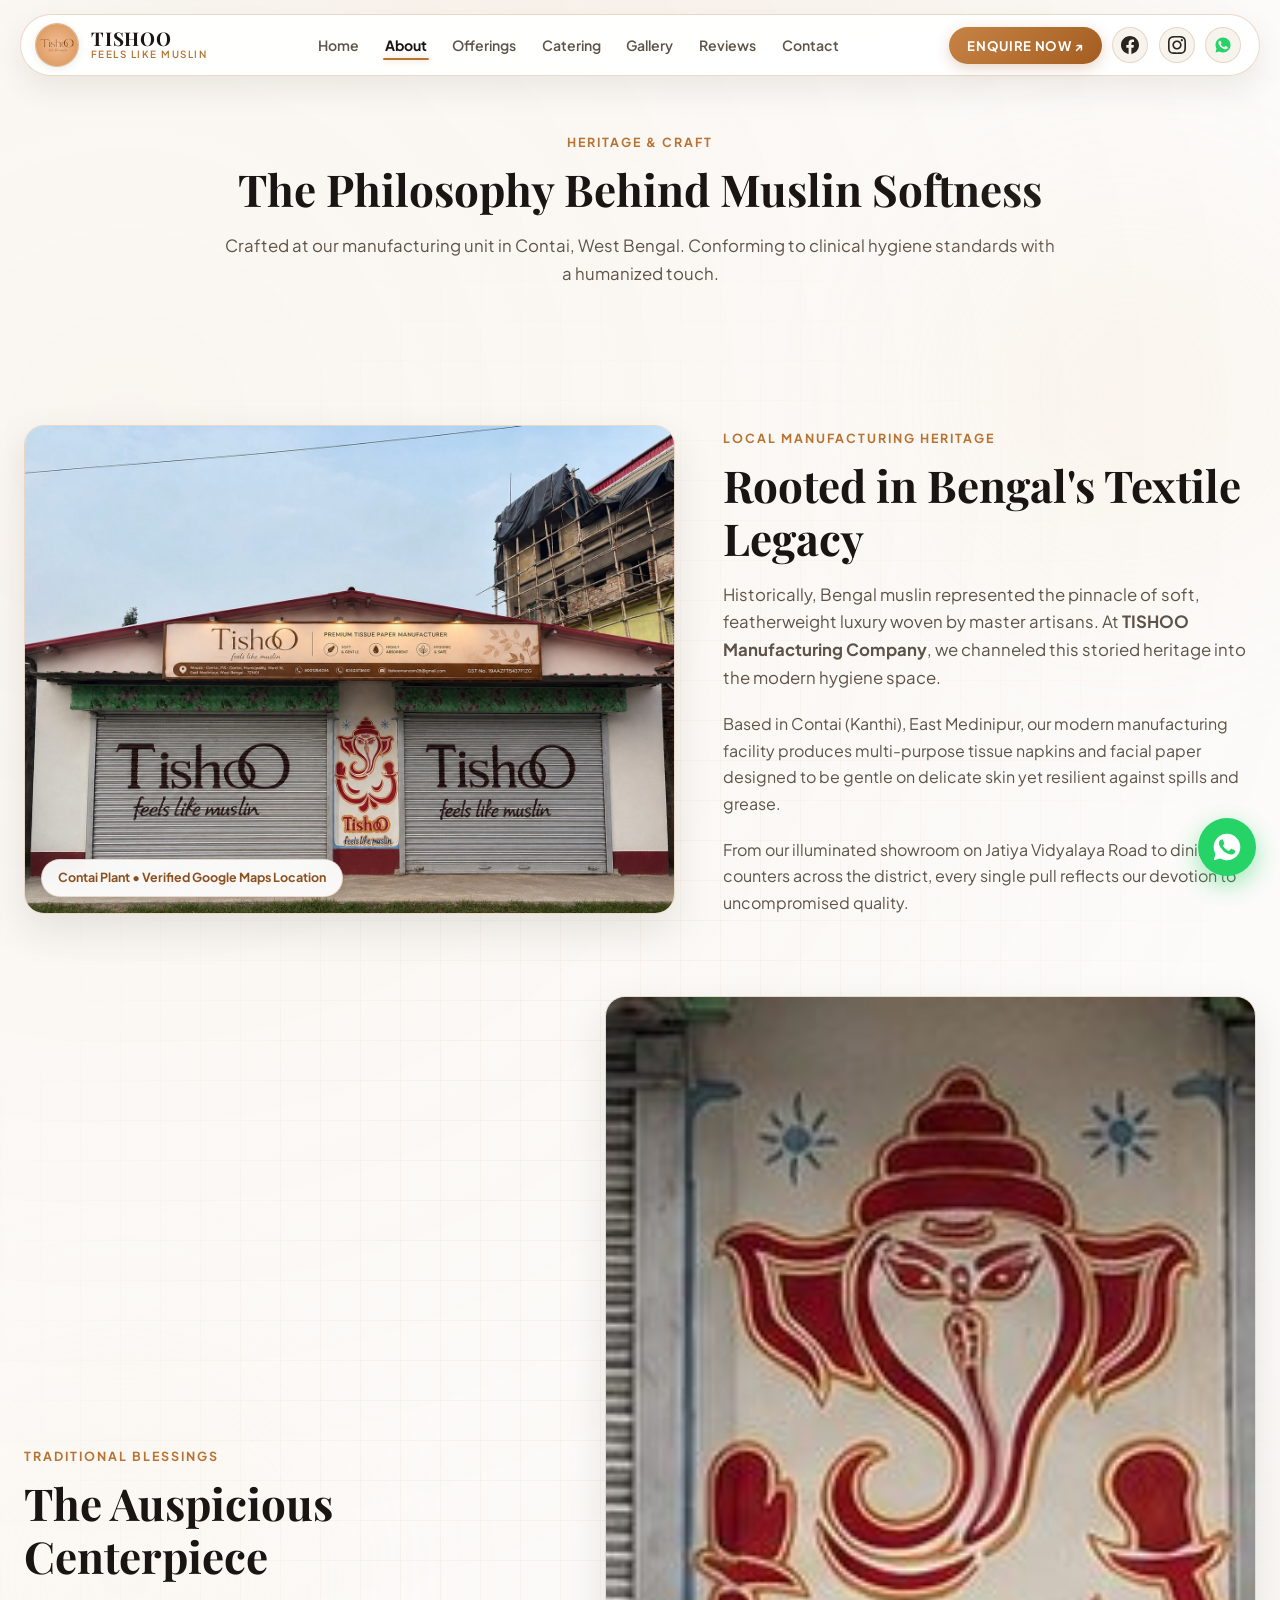
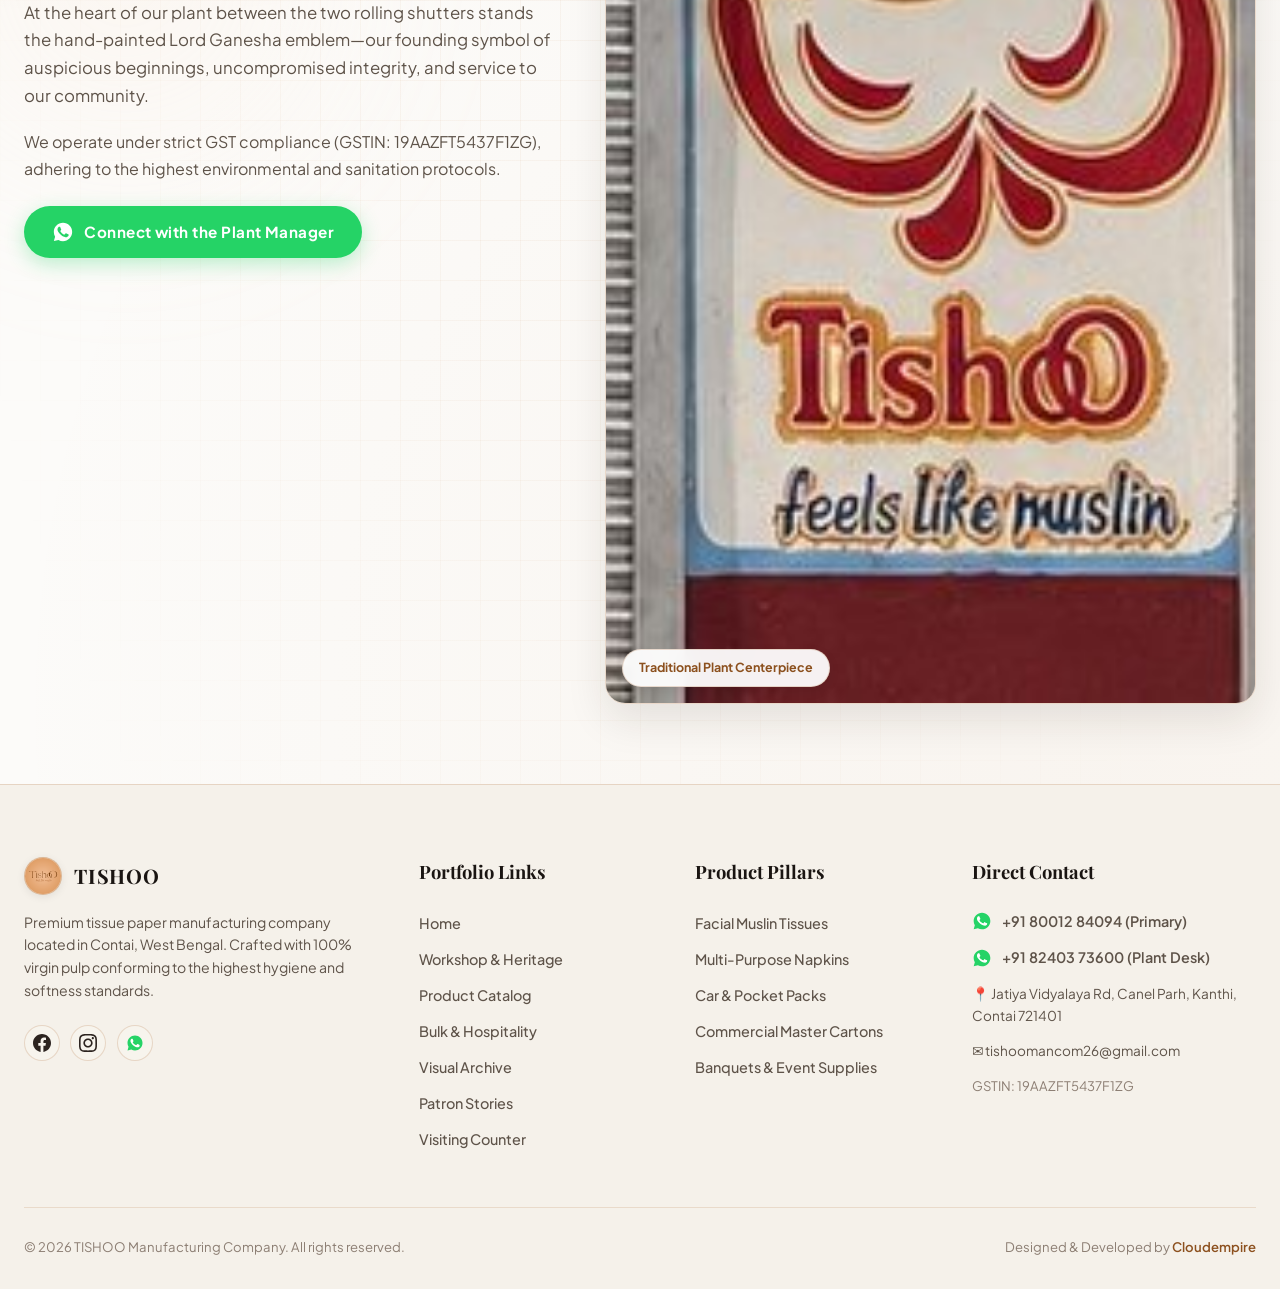
<file: about.html>
<!DOCTYPE html>
<html lang="en">
<head>
  <meta charset="UTF-8">
  <meta name="viewport" content="width=device-width, initial-scale=1.0">
  <title>About | TISHOO - Feels Like Muslin</title>
  <meta name="description" content="TISHOO Manufacturing Company - Premium Tissue Paper & Napkin Manufacturer in Contai, West Bengal. Soft & Gentle, Highly Absorbent, Hygienic & Safe.">
  
  <!-- Multi-Resolution Favicon Suite -->
  <link rel="icon" type="image/svg+xml" href="assets/images/favicon.svg">
  <link rel="icon" type="image/png" sizes="32x32" href="assets/images/favicon-32x32.png">
  <link rel="shortcut icon" href="assets/images/favicon.ico">
  <link rel="apple-touch-icon" sizes="180x180" href="assets/images/apple-touch-icon.png">

  <!-- Google Fonts -->
  <link rel="preconnect" href="https://fonts.googleapis.com">
  <link rel="preconnect" href="https://fonts.gstatic.com" crossorigin>
  <link href="https://fonts.googleapis.com/css2?family=Caveat:wght@600&family=Playfair+Display:ital,wght@0,600;0,700;1,500&family=Plus+Jakarta+Sans:wght@400;500;600;700&display=swap" rel="stylesheet">

  <link rel="stylesheet" href="style.css">
</head>
<body>
  <!-- Ambient Glow & Subtle Weave Grid -->
  <div class="abstract-bg-container">
    <div class="abstract-orb abstract-orb-1"></div>
    <div class="abstract-orb abstract-orb-2"></div>
    <div class="abstract-tech-grid"></div>
  </div>

  <!-- TheDivine Floating Pill Navbar (Clean Frosted Glass & Gold Accent) -->
  <header class="site-header">
    <div class="header-inner">
      <a href="index.html" class="site-brand">
        <div class="brand-emblem">
          <img src="assets/images/logo.png" alt="TISHOO Brand Emblem" width="44" height="44">
        </div>
        <div class="brand-text">
          <span class="brand-title">TISHOO</span>
          <span class="brand-sub">Feels Like Muslin</span>
        </div>
      </a>

      <nav>
        <ul class="nav-links">
          <li><a href="index.html" class="nav-link ">Home</a></li>
          <li><a href="about.html" class="nav-link active">About</a></li>
          <li><a href="offerings.html" class="nav-link ">Offerings</a></li>
          <li><a href="catering.html" class="nav-link ">Catering</a></li>
          <li><a href="gallery.html" class="nav-link ">Gallery</a></li>
          <li><a href="reviews.html" class="nav-link ">Reviews</a></li>
          <li><a href="contact.html" class="nav-link ">Contact</a></li>
        </ul>
      </nav>

      <div class="header-actions">
        <a href="https://wa.me/918001284094?text=Namaste%20Tishoo!%20I%20would%20like%20to%20enquire%20about%20your%20products." class="btn-cta-pill" target="_blank" rel="noopener">ENQUIRE NOW ↗</a>
        <a href="https://www.facebook.com/people/Tishoo-Manufacturing-Company/61588180570720/" class="social-circle-btn" target="_blank" rel="noopener" aria-label="Facebook">
          <svg width="18" height="18" viewBox="0 0 24 24" fill="currentColor">
  <path d="M24 12.073c0-6.627-5.373-12-12-12s-12 5.373-12 12c0 5.99 4.388 10.954 10.125 11.854v-8.385H7.078v-3.47h3.047V9.43c0-3.007 1.792-4.669 4.533-4.669 1.312 0 2.686.235 2.686.235v2.953H15.83c-1.491 0-1.956.925-1.956 1.874v2.25h3.328l-.532 3.47h-2.796v8.385C19.612 23.027 24 18.062 24 12.073z"/>
</svg>
        </a>
        <a href="https://www.instagram.com/tishoo2026/" class="social-circle-btn" target="_blank" rel="noopener" aria-label="Instagram">
          <svg width="18" height="18" viewBox="0 0 24 24" fill="currentColor">
  <path d="M12 2.163c3.204 0 3.584.012 4.85.07 3.252.148 4.771 1.691 4.919 4.919.058 1.265.069 1.645.069 4.849 0 3.205-.012 3.584-.069 4.849-.149 3.225-1.664 4.771-4.919 4.919-1.266.058-1.644.07-4.85.07-3.204 0-3.584-.012-4.849-.07-3.26-.149-4.771-1.699-4.919-4.92-.058-1.265-.07-1.644-.07-4.849 0-3.204.013-3.583.07-4.849.149-3.227 1.664-4.771 4.919-4.919 1.266-.057 1.645-.069 4.849-.069zm0-2.163c-3.259 0-3.667.014-4.947.072-4.358.2-6.78 2.618-6.98 6.98-.059 1.281-.073 1.689-.073 4.948 0 3.259.014 3.668.072 4.948.2 4.358 2.618 6.78 6.98 6.98 1.281.058 1.689.072 4.948.072 3.259 0 3.668-.014 4.948-.072 4.354-.2 6.782-2.618 6.979-6.98.059-1.28.073-1.689.073-4.948 0-3.259-.014-3.667-.072-4.947-.196-4.354-2.617-6.78-6.979-6.98-1.281-.059-1.69-.073-4.949-.073zm0 5.838c-3.403 0-6.162 2.759-6.162 6.162s2.759 6.163 6.162 6.163 6.162-2.759 6.162-6.163c0-3.403-2.759-6.162-6.162-6.162zm0 10.162c-2.209 0-4-1.79-4-4 0-2.209 1.791-4 4-4s4 1.791 4 4c0 2.21-1.791 4-4 4zm6.406-11.845c-.796 0-1.441.645-1.441 1.44s.645 1.44 1.441 1.44c.795 0 1.439-.645 1.439-1.44s-.644-1.44-1.439-1.44z"/>
</svg>
        </a>
        <a href="https://wa.me/918001284094" class="social-circle-btn" target="_blank" rel="noopener" aria-label="WhatsApp">
          <svg width="20" height="20" viewBox="0 0 24 24" fill="none" xmlns="http://www.w3.org/2000/svg">
  <path fill-rule="evenodd" clip-rule="evenodd" d="M12 2C6.48 2 2 6.48 2 12C2 13.85 2.5 15.58 3.37 17.07L2.05 21.95L7.07 20.65C8.52 21.51 10.2 22 12 22C17.52 22 22 17.52 22 12C22 6.48 17.52 2 12 2Z" fill="#25D366"/>
  <path d="M17.47 14.38C17.17 14.23 15.69 13.5 15.42 13.4C15.14 13.3 14.94 13.25 14.74 13.55C14.54 13.85 13.97 14.53 13.8 14.73C13.63 14.93 13.46 14.95 13.16 14.8C12.86 14.65 11.9 14.34 10.76 13.32C9.88 12.53 9.28 11.55 9.11 11.25C8.94 10.95 9.09 10.79 9.24 10.64C9.38 10.5 9.54 10.29 9.69 10.12C9.84 9.95 9.89 9.82 9.99 9.62C10.09 9.42 10.04 9.25 9.97 9.1C9.89 8.95 9.29 7.48 9.04 6.88C8.8 6.3 8.56 6.38 8.38 6.37C8.21 6.36 8.01 6.36 7.81 6.36C7.61 6.36 7.29 6.43 7.01 6.73C6.74 7.03 5.96 7.76 5.96 9.24C5.96 10.72 7.04 12.14 7.19 12.34C7.34 12.54 9.31 15.58 12.33 16.88C13.05 17.19 13.61 17.38 14.05 17.52C14.77 17.75 15.43 17.72 15.95 17.64C16.53 17.55 17.74 16.9 17.99 16.2C18.24 15.5 18.24 14.9 18.17 14.78C18.09 14.65 17.89 14.58 17.59 14.43L17.47 14.38Z" fill="#FFFFFF"/>
</svg>
        </a>
        <button class="mobile-toggle" aria-label="Toggle Navigation">☰</button>
      </div>
    </div>
  </header>

  <div class="subpage-banner">
    <div class="shell">
      <span class="section-kicker">Heritage &amp; Craft</span>
      <h1 class="section-title">The Philosophy Behind Muslin Softness</h1>
      <p class="section-desc">
        Crafted at our manufacturing unit in Contai, West Bengal. Conforming to clinical hygiene standards with a humanized touch.
      </p>
    </div>
  </div>

  <section class="section">
    <div class="heritage-grid" style="margin-bottom: 5rem;">
      <div class="heritage-media">
        <img src="assets/images/storefront-facade.jpg" alt="TISHOO Storefront and Plant in Contai" width="1600" height="1200" loading="lazy">
        <div class="heritage-badge">Contai Plant &bull; Verified Google Maps Location</div>
      </div>
      <div>
        <span class="section-kicker">Local Manufacturing Heritage</span>
        <h2 class="section-title">Rooted in Bengal's Textile Legacy</h2>
        <p class="section-desc" style="margin-bottom: 1.25rem;">
          Historically, Bengal muslin represented the pinnacle of soft, featherweight luxury woven by master artisans. At <strong>TISHOO Manufacturing Company</strong>, we channeled this storied heritage into the modern hygiene space.
        </p>
        <p style="color: var(--color-text-muted); line-height: 1.65; margin-bottom: 1.25rem;">
          Based in Contai (Kanthi), East Medinipur, our modern manufacturing facility produces multi-purpose tissue napkins and facial paper designed to be gentle on delicate skin yet resilient against spills and grease.
        </p>
        <p style="color: var(--color-text-muted); line-height: 1.65;">
          From our illuminated showroom on Jatiya Vidyalaya Road to dining counters across the district, every single pull reflects our devotion to uncompromised quality.
        </p>
      </div>
    </div>

    <div class="heritage-grid" style="grid-template-columns: 0.9fr 1.1fr;">
      <div>
        <span class="section-kicker">Traditional Blessings</span>
        <h2 class="section-title">The Auspicious Centerpiece</h2>
        <p class="section-desc" style="margin-bottom: 1.25rem;">
          At the heart of our plant between the two rolling shutters stands the hand-painted Lord Ganesha emblem—our founding symbol of auspicious beginnings, uncompromised integrity, and service to our community.
        </p>
        <p style="color: var(--color-text-muted); line-height: 1.65; margin-bottom: 1.5rem;">
          We operate under strict GST compliance (GSTIN: 19AAZFT5437F1ZG), adhering to the highest environmental and sanitation protocols.
        </p>
        <a href="https://wa.me/918001284094?text=Namaste%20Tishoo!%20I%20would%20like%20to%20learn%20more%20about%20your%20manufacturing%20facility." class="btn-hero-primary" target="_blank" rel="noopener">
          <svg width="22" height="22" viewBox="0 0 24 24" fill="none" xmlns="http://www.w3.org/2000/svg">
  <path fill-rule="evenodd" clip-rule="evenodd" d="M12 2C6.48 2 2 6.48 2 12C2 13.85 2.5 15.58 3.37 17.07L2.05 21.95L7.07 20.65C8.52 21.51 10.2 22 12 22C17.52 22 22 17.52 22 12C22 6.48 17.52 2 12 2Z" fill="#FFFFFF"/>
  <path d="M17.47 14.38C17.17 14.23 15.69 13.5 15.42 13.4C15.14 13.3 14.94 13.25 14.74 13.55C14.54 13.85 13.97 14.53 13.8 14.73C13.63 14.93 13.46 14.95 13.16 14.8C12.86 14.65 11.9 14.34 10.76 13.32C9.88 12.53 9.28 11.55 9.11 11.25C8.94 10.95 9.09 10.79 9.24 10.64C9.38 10.5 9.54 10.29 9.69 10.12C9.84 9.95 9.89 9.82 9.99 9.62C10.09 9.42 10.04 9.25 9.97 9.1C9.89 8.95 9.29 7.48 9.04 6.88C8.8 6.3 8.56 6.38 8.38 6.37C8.21 6.36 8.01 6.36 7.81 6.36C7.61 6.36 7.29 6.43 7.01 6.73C6.74 7.03 5.96 7.76 5.96 9.24C5.96 10.72 7.04 12.14 7.19 12.34C7.34 12.54 9.31 15.58 12.33 16.88C13.05 17.19 13.61 17.38 14.05 17.52C14.77 17.75 15.43 17.72 15.95 17.64C16.53 17.55 17.74 16.9 17.99 16.2C18.24 15.5 18.24 14.9 18.17 14.78C18.09 14.65 17.89 14.58 17.59 14.43L17.47 14.38Z" fill="#25D366"/>
</svg>
          <span>Connect with the Plant Manager</span>
        </a>
      </div>
      <div class="heritage-media">
        <img src="assets/images/heritage-ganesha.jpg" alt="Auspicious Lord Ganesha Centerpiece at Tishoo Plant" loading="lazy">
        <div class="heritage-badge">Traditional Plant Centerpiece</div>
      </div>
    </div>
  </section>

  <!-- Floating WhatsApp High-Contrast Pill -->
  <a href="https://wa.me/918001284094?text=Namaste%20Tishoo!%20I%20am%20visiting%20your%20website%20and%20would%20like%20to%20connect." class="floating-wa-btn" target="_blank" rel="noopener" aria-label="Chat on WhatsApp">
    <svg width="22" height="22" viewBox="0 0 24 24" fill="none" xmlns="http://www.w3.org/2000/svg">
  <path fill-rule="evenodd" clip-rule="evenodd" d="M12 2C6.48 2 2 6.48 2 12C2 13.85 2.5 15.58 3.37 17.07L2.05 21.95L7.07 20.65C8.52 21.51 10.2 22 12 22C17.52 22 22 17.52 22 12C22 6.48 17.52 2 12 2Z" fill="#FFFFFF"/>
  <path d="M17.47 14.38C17.17 14.23 15.69 13.5 15.42 13.4C15.14 13.3 14.94 13.25 14.74 13.55C14.54 13.85 13.97 14.53 13.8 14.73C13.63 14.93 13.46 14.95 13.16 14.8C12.86 14.65 11.9 14.34 10.76 13.32C9.88 12.53 9.28 11.55 9.11 11.25C8.94 10.95 9.09 10.79 9.24 10.64C9.38 10.5 9.54 10.29 9.69 10.12C9.84 9.95 9.89 9.82 9.99 9.62C10.09 9.42 10.04 9.25 9.97 9.1C9.89 8.95 9.29 7.48 9.04 6.88C8.8 6.3 8.56 6.38 8.38 6.37C8.21 6.36 8.01 6.36 7.81 6.36C7.61 6.36 7.29 6.43 7.01 6.73C6.74 7.03 5.96 7.76 5.96 9.24C5.96 10.72 7.04 12.14 7.19 12.34C7.34 12.54 9.31 15.58 12.33 16.88C13.05 17.19 13.61 17.38 14.05 17.52C14.77 17.75 15.43 17.72 15.95 17.64C16.53 17.55 17.74 16.9 17.99 16.2C18.24 15.5 18.24 14.9 18.17 14.78C18.09 14.65 17.89 14.58 17.59 14.43L17.47 14.38Z" fill="#25D366"/>
</svg>
  </a>

  <!-- Site Footer (Clean Porcelain & Ivory) -->
  <footer class="site-footer">
    <div class="footer-inner">
      <div class="footer-col">
        <a href="index.html" class="footer-brand">
          <div class="brand-emblem" style="width: 38px; height: 38px;">
            <img src="assets/images/logo.png" alt="TISHOO Emblem" width="38" height="38">
          </div>
          <span class="brand-title" style="font-size: 1.25rem;">TISHOO</span>
        </a>
        <p class="footer-tagline">
          Premium tissue paper manufacturing company located in Contai, West Bengal. Crafted with 100% virgin pulp conforming to the highest hygiene and softness standards.
        </p>
        <div style="display: flex; gap: 0.65rem; margin-top: 0.5rem;">
          <a href="https://www.facebook.com/people/Tishoo-Manufacturing-Company/61588180570720/" class="social-circle-btn" target="_blank" rel="noopener" aria-label="Facebook">
            <svg width="18" height="18" viewBox="0 0 24 24" fill="currentColor">
  <path d="M24 12.073c0-6.627-5.373-12-12-12s-12 5.373-12 12c0 5.99 4.388 10.954 10.125 11.854v-8.385H7.078v-3.47h3.047V9.43c0-3.007 1.792-4.669 4.533-4.669 1.312 0 2.686.235 2.686.235v2.953H15.83c-1.491 0-1.956.925-1.956 1.874v2.25h3.328l-.532 3.47h-2.796v8.385C19.612 23.027 24 18.062 24 12.073z"/>
</svg>
          </a>
          <a href="https://www.instagram.com/tishoo2026/" class="social-circle-btn" target="_blank" rel="noopener" aria-label="Instagram">
            <svg width="18" height="18" viewBox="0 0 24 24" fill="currentColor">
  <path d="M12 2.163c3.204 0 3.584.012 4.85.07 3.252.148 4.771 1.691 4.919 4.919.058 1.265.069 1.645.069 4.849 0 3.205-.012 3.584-.069 4.849-.149 3.225-1.664 4.771-4.919 4.919-1.266.058-1.644.07-4.85.07-3.204 0-3.584-.012-4.849-.07-3.26-.149-4.771-1.699-4.919-4.92-.058-1.265-.07-1.644-.07-4.849 0-3.204.013-3.583.07-4.849.149-3.227 1.664-4.771 4.919-4.919 1.266-.057 1.645-.069 4.849-.069zm0-2.163c-3.259 0-3.667.014-4.947.072-4.358.2-6.78 2.618-6.98 6.98-.059 1.281-.073 1.689-.073 4.948 0 3.259.014 3.668.072 4.948.2 4.358 2.618 6.78 6.98 6.98 1.281.058 1.689.072 4.948.072 3.259 0 3.668-.014 4.948-.072 4.354-.2 6.782-2.618 6.979-6.98.059-1.28.073-1.689.073-4.948 0-3.259-.014-3.667-.072-4.947-.196-4.354-2.617-6.78-6.979-6.98-1.281-.059-1.69-.073-4.949-.073zm0 5.838c-3.403 0-6.162 2.759-6.162 6.162s2.759 6.163 6.162 6.163 6.162-2.759 6.162-6.163c0-3.403-2.759-6.162-6.162-6.162zm0 10.162c-2.209 0-4-1.79-4-4 0-2.209 1.791-4 4-4s4 1.791 4 4c0 2.21-1.791 4-4 4zm6.406-11.845c-.796 0-1.441.645-1.441 1.44s.645 1.44 1.441 1.44c.795 0 1.439-.645 1.439-1.44s-.644-1.44-1.439-1.44z"/>
</svg>
          </a>
          <a href="https://wa.me/918001284094" class="social-circle-btn" target="_blank" rel="noopener" aria-label="WhatsApp">
            <svg width="20" height="20" viewBox="0 0 24 24" fill="none" xmlns="http://www.w3.org/2000/svg">
  <path fill-rule="evenodd" clip-rule="evenodd" d="M12 2C6.48 2 2 6.48 2 12C2 13.85 2.5 15.58 3.37 17.07L2.05 21.95L7.07 20.65C8.52 21.51 10.2 22 12 22C17.52 22 22 17.52 22 12C22 6.48 17.52 2 12 2Z" fill="#25D366"/>
  <path d="M17.47 14.38C17.17 14.23 15.69 13.5 15.42 13.4C15.14 13.3 14.94 13.25 14.74 13.55C14.54 13.85 13.97 14.53 13.8 14.73C13.63 14.93 13.46 14.95 13.16 14.8C12.86 14.65 11.9 14.34 10.76 13.32C9.88 12.53 9.28 11.55 9.11 11.25C8.94 10.95 9.09 10.79 9.24 10.64C9.38 10.5 9.54 10.29 9.69 10.12C9.84 9.95 9.89 9.82 9.99 9.62C10.09 9.42 10.04 9.25 9.97 9.1C9.89 8.95 9.29 7.48 9.04 6.88C8.8 6.3 8.56 6.38 8.38 6.37C8.21 6.36 8.01 6.36 7.81 6.36C7.61 6.36 7.29 6.43 7.01 6.73C6.74 7.03 5.96 7.76 5.96 9.24C5.96 10.72 7.04 12.14 7.19 12.34C7.34 12.54 9.31 15.58 12.33 16.88C13.05 17.19 13.61 17.38 14.05 17.52C14.77 17.75 15.43 17.72 15.95 17.64C16.53 17.55 17.74 16.9 17.99 16.2C18.24 15.5 18.24 14.9 18.17 14.78C18.09 14.65 17.89 14.58 17.59 14.43L17.47 14.38Z" fill="#FFFFFF"/>
</svg>
          </a>
        </div>
      </div>

      <div class="footer-col">
        <h4 class="footer-heading">Portfolio Links</h4>
        <ul class="footer-nav">
          <li><a href="index.html">Home</a></li>
          <li><a href="about.html">Workshop & Heritage</a></li>
          <li><a href="offerings.html">Product Catalog</a></li>
          <li><a href="catering.html">Bulk & Hospitality</a></li>
          <li><a href="gallery.html">Visual Archive</a></li>
          <li><a href="reviews.html">Patron Stories</a></li>
          <li><a href="contact.html">Visiting Counter</a></li>
        </ul>
      </div>

      <div class="footer-col">
        <h4 class="footer-heading">Product Pillars</h4>
        <ul class="footer-nav">
          <li><a href="offerings.html">Facial Muslin Tissues</a></li>
          <li><a href="offerings.html">Multi-Purpose Napkins</a></li>
          <li><a href="offerings.html">Car & Pocket Packs</a></li>
          <li><a href="offerings.html">Commercial Master Cartons</a></li>
          <li><a href="catering.html">Banquets & Event Supplies</a></li>
        </ul>
      </div>

      <div class="footer-col">
        <h4 class="footer-heading">Direct Contact</h4>
        <div style="display: flex; flex-direction: column; gap: 0.85rem;">
          <a href="https://wa.me/918001284094" class="footer-contact-item" target="_blank" rel="noopener">
            <svg width="20" height="20" viewBox="0 0 24 24" fill="none" xmlns="http://www.w3.org/2000/svg">
  <path fill-rule="evenodd" clip-rule="evenodd" d="M12 2C6.48 2 2 6.48 2 12C2 13.85 2.5 15.58 3.37 17.07L2.05 21.95L7.07 20.65C8.52 21.51 10.2 22 12 22C17.52 22 22 17.52 22 12C22 6.48 17.52 2 12 2Z" fill="#25D366"/>
  <path d="M17.47 14.38C17.17 14.23 15.69 13.5 15.42 13.4C15.14 13.3 14.94 13.25 14.74 13.55C14.54 13.85 13.97 14.53 13.8 14.73C13.63 14.93 13.46 14.95 13.16 14.8C12.86 14.65 11.9 14.34 10.76 13.32C9.88 12.53 9.28 11.55 9.11 11.25C8.94 10.95 9.09 10.79 9.24 10.64C9.38 10.5 9.54 10.29 9.69 10.12C9.84 9.95 9.89 9.82 9.99 9.62C10.09 9.42 10.04 9.25 9.97 9.1C9.89 8.95 9.29 7.48 9.04 6.88C8.8 6.3 8.56 6.38 8.38 6.37C8.21 6.36 8.01 6.36 7.81 6.36C7.61 6.36 7.29 6.43 7.01 6.73C6.74 7.03 5.96 7.76 5.96 9.24C5.96 10.72 7.04 12.14 7.19 12.34C7.34 12.54 9.31 15.58 12.33 16.88C13.05 17.19 13.61 17.38 14.05 17.52C14.77 17.75 15.43 17.72 15.95 17.64C16.53 17.55 17.74 16.9 17.99 16.2C18.24 15.5 18.24 14.9 18.17 14.78C18.09 14.65 17.89 14.58 17.59 14.43L17.47 14.38Z" fill="#FFFFFF"/>
</svg>
            <span style="font-weight: 600;">+91 80012 84094 (Primary)</span>
          </a>
          <a href="https://wa.me/918240373600" class="footer-contact-item" target="_blank" rel="noopener">
            <svg width="20" height="20" viewBox="0 0 24 24" fill="none" xmlns="http://www.w3.org/2000/svg">
  <path fill-rule="evenodd" clip-rule="evenodd" d="M12 2C6.48 2 2 6.48 2 12C2 13.85 2.5 15.58 3.37 17.07L2.05 21.95L7.07 20.65C8.52 21.51 10.2 22 12 22C17.52 22 22 17.52 22 12C22 6.48 17.52 2 12 2Z" fill="#25D366"/>
  <path d="M17.47 14.38C17.17 14.23 15.69 13.5 15.42 13.4C15.14 13.3 14.94 13.25 14.74 13.55C14.54 13.85 13.97 14.53 13.8 14.73C13.63 14.93 13.46 14.95 13.16 14.8C12.86 14.65 11.9 14.34 10.76 13.32C9.88 12.53 9.28 11.55 9.11 11.25C8.94 10.95 9.09 10.79 9.24 10.64C9.38 10.5 9.54 10.29 9.69 10.12C9.84 9.95 9.89 9.82 9.99 9.62C10.09 9.42 10.04 9.25 9.97 9.1C9.89 8.95 9.29 7.48 9.04 6.88C8.8 6.3 8.56 6.38 8.38 6.37C8.21 6.36 8.01 6.36 7.81 6.36C7.61 6.36 7.29 6.43 7.01 6.73C6.74 7.03 5.96 7.76 5.96 9.24C5.96 10.72 7.04 12.14 7.19 12.34C7.34 12.54 9.31 15.58 12.33 16.88C13.05 17.19 13.61 17.38 14.05 17.52C14.77 17.75 15.43 17.72 15.95 17.64C16.53 17.55 17.74 16.9 17.99 16.2C18.24 15.5 18.24 14.9 18.17 14.78C18.09 14.65 17.89 14.58 17.59 14.43L17.47 14.38Z" fill="#FFFFFF"/>
</svg>
            <span style="font-weight: 600;">+91 82403 73600 (Plant Desk)</span>
          </a>
          <div class="footer-contact-item" style="font-size: 0.85rem;">
            <span>📍 Jatiya Vidyalaya Rd, Canel Parh, Kanthi, Contai 721401</span>
          </div>
          <div class="footer-contact-item" style="font-size: 0.85rem;">
            <span>✉️ tishoomancom26@gmail.com</span>
          </div>
          <div class="footer-contact-item" style="font-size: 0.82rem; color: var(--color-text-dim);">
            <span>GSTIN: 19AAZFT5437F1ZG</span>
          </div>
        </div>
      </div>
    </div>

    <div class="footer-bottom">
      <div>© 2026 TISHOO Manufacturing Company. All rights reserved.</div>
      <div>
        Designed & Developed by <a href="https://cloudempire.tech/" target="_blank" rel="noopener noreferrer">Cloudempire</a>
      </div>
    </div>
  </footer>

  <script src="script.js"></script>
</body>
</html>
</file>
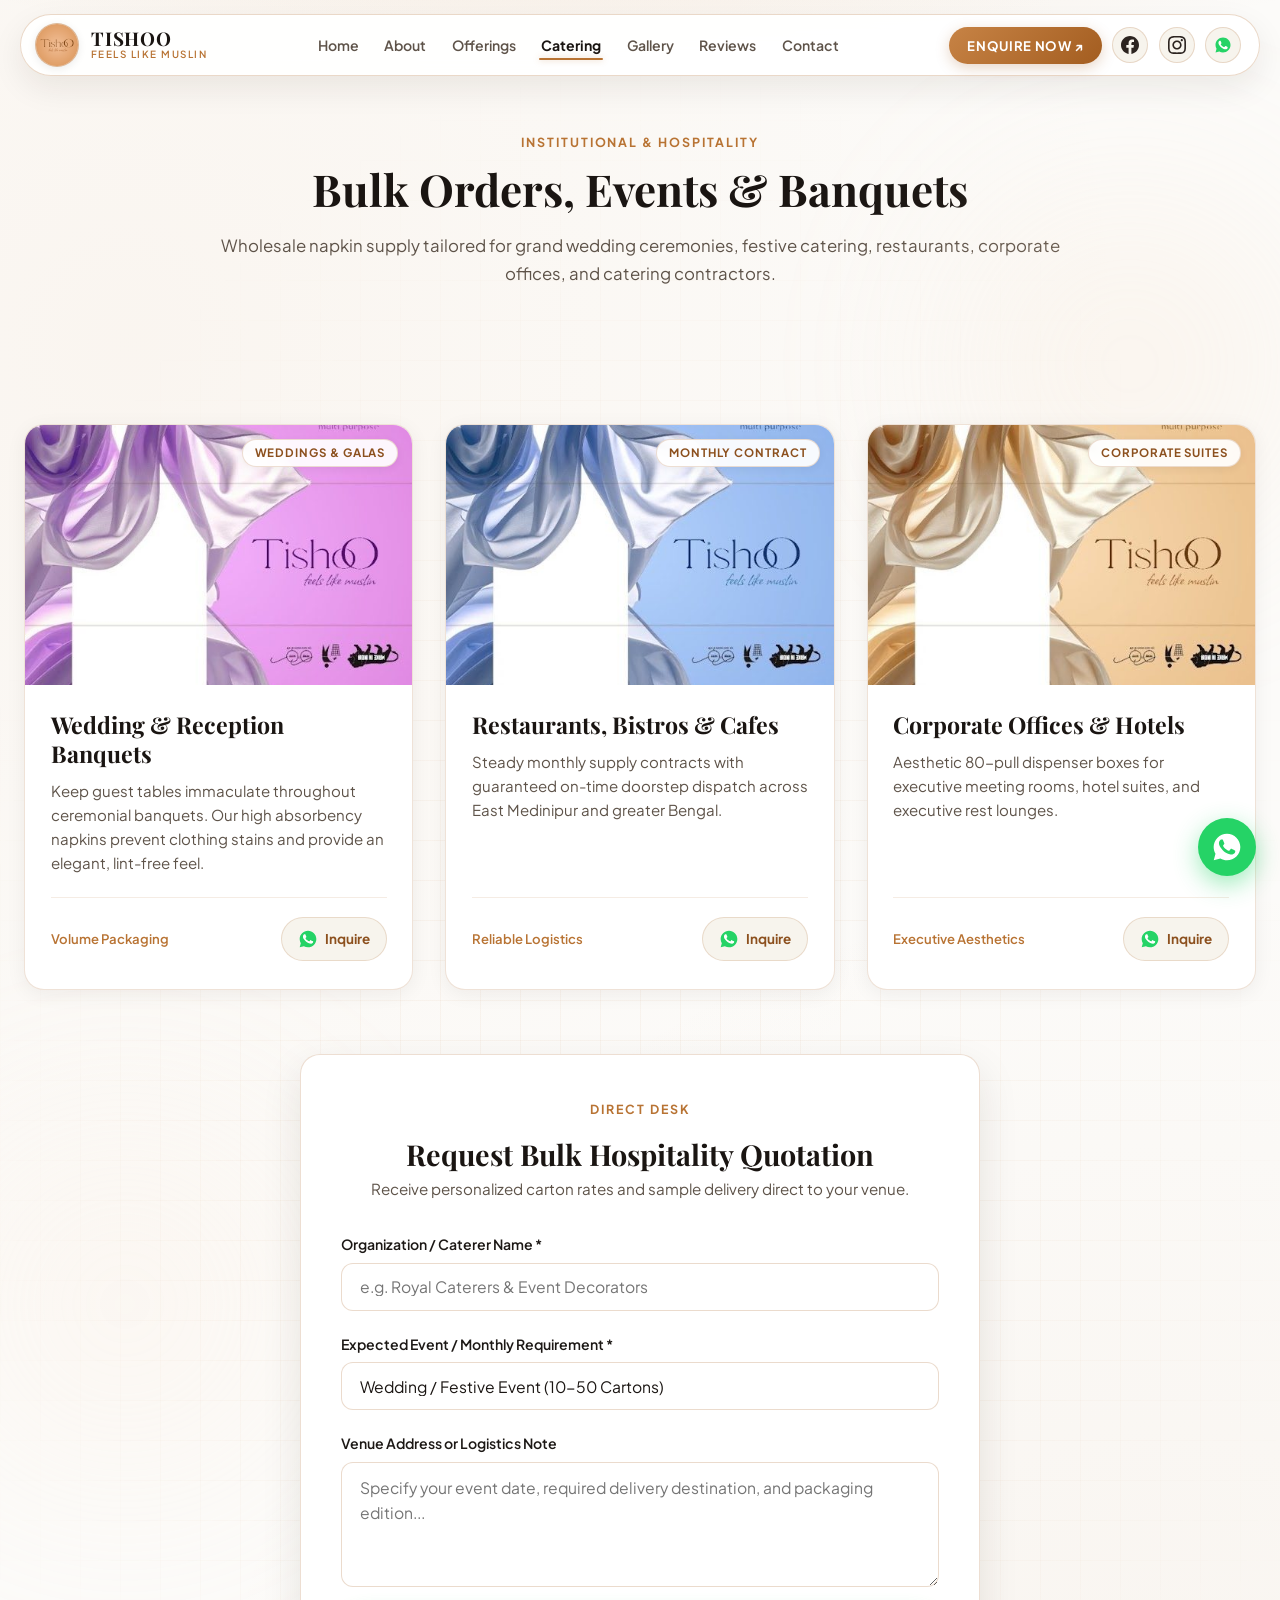
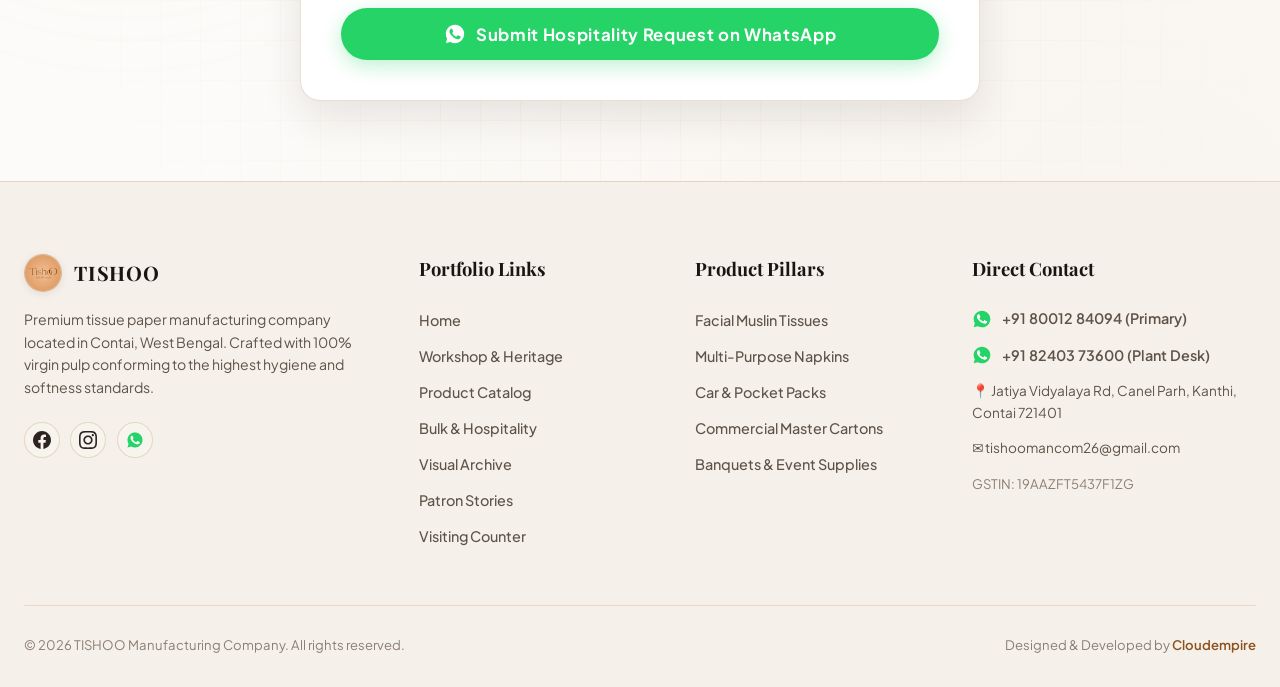
<file: catering.html>
<!DOCTYPE html>
<html lang="en">
<head>
  <meta charset="UTF-8">
  <meta name="viewport" content="width=device-width, initial-scale=1.0">
  <title>Catering | TISHOO - Feels Like Muslin</title>
  <meta name="description" content="TISHOO Manufacturing Company - Premium Tissue Paper & Napkin Manufacturer in Contai, West Bengal. Soft & Gentle, Highly Absorbent, Hygienic & Safe.">
  
  <!-- Multi-Resolution Favicon Suite -->
  <link rel="icon" type="image/svg+xml" href="assets/images/favicon.svg">
  <link rel="icon" type="image/png" sizes="32x32" href="assets/images/favicon-32x32.png">
  <link rel="shortcut icon" href="assets/images/favicon.ico">
  <link rel="apple-touch-icon" sizes="180x180" href="assets/images/apple-touch-icon.png">

  <!-- Google Fonts -->
  <link rel="preconnect" href="https://fonts.googleapis.com">
  <link rel="preconnect" href="https://fonts.gstatic.com" crossorigin>
  <link href="https://fonts.googleapis.com/css2?family=Caveat:wght@600&family=Playfair+Display:ital,wght@0,600;0,700;1,500&family=Plus+Jakarta+Sans:wght@400;500;600;700&display=swap" rel="stylesheet">

  <link rel="stylesheet" href="style.css">
</head>
<body>
  <!-- Ambient Glow & Subtle Weave Grid -->
  <div class="abstract-bg-container">
    <div class="abstract-orb abstract-orb-1"></div>
    <div class="abstract-orb abstract-orb-2"></div>
    <div class="abstract-tech-grid"></div>
  </div>

  <!-- TheDivine Floating Pill Navbar (Clean Frosted Glass & Gold Accent) -->
  <header class="site-header">
    <div class="header-inner">
      <a href="index.html" class="site-brand">
        <div class="brand-emblem">
          <img src="assets/images/logo.png" alt="TISHOO Brand Emblem" width="44" height="44">
        </div>
        <div class="brand-text">
          <span class="brand-title">TISHOO</span>
          <span class="brand-sub">Feels Like Muslin</span>
        </div>
      </a>

      <nav>
        <ul class="nav-links">
          <li><a href="index.html" class="nav-link ">Home</a></li>
          <li><a href="about.html" class="nav-link ">About</a></li>
          <li><a href="offerings.html" class="nav-link ">Offerings</a></li>
          <li><a href="catering.html" class="nav-link active">Catering</a></li>
          <li><a href="gallery.html" class="nav-link ">Gallery</a></li>
          <li><a href="reviews.html" class="nav-link ">Reviews</a></li>
          <li><a href="contact.html" class="nav-link ">Contact</a></li>
        </ul>
      </nav>

      <div class="header-actions">
        <a href="https://wa.me/918001284094?text=Namaste%20Tishoo!%20I%20would%20like%20to%20enquire%20about%20your%20products." class="btn-cta-pill" target="_blank" rel="noopener">ENQUIRE NOW ↗</a>
        <a href="https://www.facebook.com/people/Tishoo-Manufacturing-Company/61588180570720/" class="social-circle-btn" target="_blank" rel="noopener" aria-label="Facebook">
          <svg width="18" height="18" viewBox="0 0 24 24" fill="currentColor">
  <path d="M24 12.073c0-6.627-5.373-12-12-12s-12 5.373-12 12c0 5.99 4.388 10.954 10.125 11.854v-8.385H7.078v-3.47h3.047V9.43c0-3.007 1.792-4.669 4.533-4.669 1.312 0 2.686.235 2.686.235v2.953H15.83c-1.491 0-1.956.925-1.956 1.874v2.25h3.328l-.532 3.47h-2.796v8.385C19.612 23.027 24 18.062 24 12.073z"/>
</svg>
        </a>
        <a href="https://www.instagram.com/tishoo2026/" class="social-circle-btn" target="_blank" rel="noopener" aria-label="Instagram">
          <svg width="18" height="18" viewBox="0 0 24 24" fill="currentColor">
  <path d="M12 2.163c3.204 0 3.584.012 4.85.07 3.252.148 4.771 1.691 4.919 4.919.058 1.265.069 1.645.069 4.849 0 3.205-.012 3.584-.069 4.849-.149 3.225-1.664 4.771-4.919 4.919-1.266.058-1.644.07-4.85.07-3.204 0-3.584-.012-4.849-.07-3.26-.149-4.771-1.699-4.919-4.92-.058-1.265-.07-1.644-.07-4.849 0-3.204.013-3.583.07-4.849.149-3.227 1.664-4.771 4.919-4.919 1.266-.057 1.645-.069 4.849-.069zm0-2.163c-3.259 0-3.667.014-4.947.072-4.358.2-6.78 2.618-6.98 6.98-.059 1.281-.073 1.689-.073 4.948 0 3.259.014 3.668.072 4.948.2 4.358 2.618 6.78 6.98 6.98 1.281.058 1.689.072 4.948.072 3.259 0 3.668-.014 4.948-.072 4.354-.2 6.782-2.618 6.979-6.98.059-1.28.073-1.689.073-4.948 0-3.259-.014-3.667-.072-4.947-.196-4.354-2.617-6.78-6.979-6.98-1.281-.059-1.69-.073-4.949-.073zm0 5.838c-3.403 0-6.162 2.759-6.162 6.162s2.759 6.163 6.162 6.163 6.162-2.759 6.162-6.163c0-3.403-2.759-6.162-6.162-6.162zm0 10.162c-2.209 0-4-1.79-4-4 0-2.209 1.791-4 4-4s4 1.791 4 4c0 2.21-1.791 4-4 4zm6.406-11.845c-.796 0-1.441.645-1.441 1.44s.645 1.44 1.441 1.44c.795 0 1.439-.645 1.439-1.44s-.644-1.44-1.439-1.44z"/>
</svg>
        </a>
        <a href="https://wa.me/918001284094" class="social-circle-btn" target="_blank" rel="noopener" aria-label="WhatsApp">
          <svg width="20" height="20" viewBox="0 0 24 24" fill="none" xmlns="http://www.w3.org/2000/svg">
  <path fill-rule="evenodd" clip-rule="evenodd" d="M12 2C6.48 2 2 6.48 2 12C2 13.85 2.5 15.58 3.37 17.07L2.05 21.95L7.07 20.65C8.52 21.51 10.2 22 12 22C17.52 22 22 17.52 22 12C22 6.48 17.52 2 12 2Z" fill="#25D366"/>
  <path d="M17.47 14.38C17.17 14.23 15.69 13.5 15.42 13.4C15.14 13.3 14.94 13.25 14.74 13.55C14.54 13.85 13.97 14.53 13.8 14.73C13.63 14.93 13.46 14.95 13.16 14.8C12.86 14.65 11.9 14.34 10.76 13.32C9.88 12.53 9.28 11.55 9.11 11.25C8.94 10.95 9.09 10.79 9.24 10.64C9.38 10.5 9.54 10.29 9.69 10.12C9.84 9.95 9.89 9.82 9.99 9.62C10.09 9.42 10.04 9.25 9.97 9.1C9.89 8.95 9.29 7.48 9.04 6.88C8.8 6.3 8.56 6.38 8.38 6.37C8.21 6.36 8.01 6.36 7.81 6.36C7.61 6.36 7.29 6.43 7.01 6.73C6.74 7.03 5.96 7.76 5.96 9.24C5.96 10.72 7.04 12.14 7.19 12.34C7.34 12.54 9.31 15.58 12.33 16.88C13.05 17.19 13.61 17.38 14.05 17.52C14.77 17.75 15.43 17.72 15.95 17.64C16.53 17.55 17.74 16.9 17.99 16.2C18.24 15.5 18.24 14.9 18.17 14.78C18.09 14.65 17.89 14.58 17.59 14.43L17.47 14.38Z" fill="#FFFFFF"/>
</svg>
        </a>
        <button class="mobile-toggle" aria-label="Toggle Navigation">☰</button>
      </div>
    </div>
  </header>

  <div class="subpage-banner">
    <div class="shell">
      <span class="section-kicker">Institutional &amp; Hospitality</span>
      <h1 class="section-title">Bulk Orders, Events &amp; Banquets</h1>
      <p class="section-desc">
        Wholesale napkin supply tailored for grand wedding ceremonies, festive catering, restaurants, corporate offices, and catering contractors.
      </p>
    </div>
  </div>

  <section class="section">
    <div class="portfolio-grid" style="margin-bottom: 4rem;">
      <div class="portfolio-card">
        <div class="card-media-wrap">
          <img src="assets/images/packaging-orchid-pink.jpg" alt="Wedding & Event Catering" loading="lazy">
          <span class="card-tag">Weddings &amp; Galas</span>
        </div>
        <div class="card-body">
          <h3 class="card-title">Wedding &amp; Reception Banquets</h3>
          <p class="card-desc">
            Keep guest tables immaculate throughout ceremonial banquets. Our high absorbency napkins prevent clothing stains and provide an elegant, lint-free feel.
          </p>
          <div class="card-footer">
            <span style="font-size: 0.82rem; font-weight: 600; color: var(--color-accent);">Volume Packaging</span>
            <a href="https://wa.me/918001284094?text=Namaste%20Tishoo!%20We%20require%20bulk%20napkins%20for%20an%20upcoming%20wedding/reception." class="btn-card-inquire" target="_blank" rel="noopener">
              <svg width="20" height="20" viewBox="0 0 24 24" fill="none" xmlns="http://www.w3.org/2000/svg">
  <path fill-rule="evenodd" clip-rule="evenodd" d="M12 2C6.48 2 2 6.48 2 12C2 13.85 2.5 15.58 3.37 17.07L2.05 21.95L7.07 20.65C8.52 21.51 10.2 22 12 22C17.52 22 22 17.52 22 12C22 6.48 17.52 2 12 2Z" fill="#25D366"/>
  <path d="M17.47 14.38C17.17 14.23 15.69 13.5 15.42 13.4C15.14 13.3 14.94 13.25 14.74 13.55C14.54 13.85 13.97 14.53 13.8 14.73C13.63 14.93 13.46 14.95 13.16 14.8C12.86 14.65 11.9 14.34 10.76 13.32C9.88 12.53 9.28 11.55 9.11 11.25C8.94 10.95 9.09 10.79 9.24 10.64C9.38 10.5 9.54 10.29 9.69 10.12C9.84 9.95 9.89 9.82 9.99 9.62C10.09 9.42 10.04 9.25 9.97 9.1C9.89 8.95 9.29 7.48 9.04 6.88C8.8 6.3 8.56 6.38 8.38 6.37C8.21 6.36 8.01 6.36 7.81 6.36C7.61 6.36 7.29 6.43 7.01 6.73C6.74 7.03 5.96 7.76 5.96 9.24C5.96 10.72 7.04 12.14 7.19 12.34C7.34 12.54 9.31 15.58 12.33 16.88C13.05 17.19 13.61 17.38 14.05 17.52C14.77 17.75 15.43 17.72 15.95 17.64C16.53 17.55 17.74 16.9 17.99 16.2C18.24 15.5 18.24 14.9 18.17 14.78C18.09 14.65 17.89 14.58 17.59 14.43L17.47 14.38Z" fill="#FFFFFF"/>
</svg>
              <span>Inquire</span>
            </a>
          </div>
        </div>
      </div>

      <div class="portfolio-card">
        <div class="card-media-wrap">
          <img src="assets/images/packaging-oceanic-blue.jpg" alt="Restaurants & Cafes" loading="lazy">
          <span class="card-tag">Monthly Contract</span>
        </div>
        <div class="card-body">
          <h3 class="card-title">Restaurants, Bistros &amp; Cafes</h3>
          <p class="card-desc">
            Steady monthly supply contracts with guaranteed on-time doorstep dispatch across East Medinipur and greater Bengal.
          </p>
          <div class="card-footer">
            <span style="font-size: 0.82rem; font-weight: 600; color: var(--color-accent);">Reliable Logistics</span>
            <a href="https://wa.me/918001284094?text=Namaste%20Tishoo!%20We%20need%20a%20monthly%20supply%20contract%20for%20our%20restaurant." class="btn-card-inquire" target="_blank" rel="noopener">
              <svg width="20" height="20" viewBox="0 0 24 24" fill="none" xmlns="http://www.w3.org/2000/svg">
  <path fill-rule="evenodd" clip-rule="evenodd" d="M12 2C6.48 2 2 6.48 2 12C2 13.85 2.5 15.58 3.37 17.07L2.05 21.95L7.07 20.65C8.52 21.51 10.2 22 12 22C17.52 22 22 17.52 22 12C22 6.48 17.52 2 12 2Z" fill="#25D366"/>
  <path d="M17.47 14.38C17.17 14.23 15.69 13.5 15.42 13.4C15.14 13.3 14.94 13.25 14.74 13.55C14.54 13.85 13.97 14.53 13.8 14.73C13.63 14.93 13.46 14.95 13.16 14.8C12.86 14.65 11.9 14.34 10.76 13.32C9.88 12.53 9.28 11.55 9.11 11.25C8.94 10.95 9.09 10.79 9.24 10.64C9.38 10.5 9.54 10.29 9.69 10.12C9.84 9.95 9.89 9.82 9.99 9.62C10.09 9.42 10.04 9.25 9.97 9.1C9.89 8.95 9.29 7.48 9.04 6.88C8.8 6.3 8.56 6.38 8.38 6.37C8.21 6.36 8.01 6.36 7.81 6.36C7.61 6.36 7.29 6.43 7.01 6.73C6.74 7.03 5.96 7.76 5.96 9.24C5.96 10.72 7.04 12.14 7.19 12.34C7.34 12.54 9.31 15.58 12.33 16.88C13.05 17.19 13.61 17.38 14.05 17.52C14.77 17.75 15.43 17.72 15.95 17.64C16.53 17.55 17.74 16.9 17.99 16.2C18.24 15.5 18.24 14.9 18.17 14.78C18.09 14.65 17.89 14.58 17.59 14.43L17.47 14.38Z" fill="#FFFFFF"/>
</svg>
              <span>Inquire</span>
            </a>
          </div>
        </div>
      </div>

      <div class="portfolio-card">
        <div class="card-media-wrap">
          <img src="assets/images/packaging-warm-amber.jpg" alt="Corporate & Hospitality Suites" loading="lazy">
          <span class="card-tag">Corporate Suites</span>
        </div>
        <div class="card-body">
          <h3 class="card-title">Corporate Offices &amp; Hotels</h3>
          <p class="card-desc">
            Aesthetic 80-pull dispenser boxes for executive meeting rooms, hotel suites, and executive rest lounges.
          </p>
          <div class="card-footer">
            <span style="font-size: 0.82rem; font-weight: 600; color: var(--color-accent);">Executive Aesthetics</span>
            <a href="https://wa.me/918001284094?text=Namaste%20Tishoo!%20We%20require%20tissues%20for%20our%20hotel/office." class="btn-card-inquire" target="_blank" rel="noopener">
              <svg width="20" height="20" viewBox="0 0 24 24" fill="none" xmlns="http://www.w3.org/2000/svg">
  <path fill-rule="evenodd" clip-rule="evenodd" d="M12 2C6.48 2 2 6.48 2 12C2 13.85 2.5 15.58 3.37 17.07L2.05 21.95L7.07 20.65C8.52 21.51 10.2 22 12 22C17.52 22 22 17.52 22 12C22 6.48 17.52 2 12 2Z" fill="#25D366"/>
  <path d="M17.47 14.38C17.17 14.23 15.69 13.5 15.42 13.4C15.14 13.3 14.94 13.25 14.74 13.55C14.54 13.85 13.97 14.53 13.8 14.73C13.63 14.93 13.46 14.95 13.16 14.8C12.86 14.65 11.9 14.34 10.76 13.32C9.88 12.53 9.28 11.55 9.11 11.25C8.94 10.95 9.09 10.79 9.24 10.64C9.38 10.5 9.54 10.29 9.69 10.12C9.84 9.95 9.89 9.82 9.99 9.62C10.09 9.42 10.04 9.25 9.97 9.1C9.89 8.95 9.29 7.48 9.04 6.88C8.8 6.3 8.56 6.38 8.38 6.37C8.21 6.36 8.01 6.36 7.81 6.36C7.61 6.36 7.29 6.43 7.01 6.73C6.74 7.03 5.96 7.76 5.96 9.24C5.96 10.72 7.04 12.14 7.19 12.34C7.34 12.54 9.31 15.58 12.33 16.88C13.05 17.19 13.61 17.38 14.05 17.52C14.77 17.75 15.43 17.72 15.95 17.64C16.53 17.55 17.74 16.9 17.99 16.2C18.24 15.5 18.24 14.9 18.17 14.78C18.09 14.65 17.89 14.58 17.59 14.43L17.47 14.38Z" fill="#FFFFFF"/>
</svg>
              <span>Inquire</span>
            </a>
          </div>
        </div>
      </div>
    </div>

    <!-- Institutional Request Form -->
    <div class="form-shell">
      <div style="text-align: center; margin-bottom: 2rem;">
        <span class="section-kicker">Direct Desk</span>
        <h3 style="font-family: var(--font-serif); font-size: 1.8rem; color: #1a1512;">Request Bulk Hospitality Quotation</h3>
        <p style="color: var(--color-text-muted); font-size: 0.95rem;">Receive personalized carton rates and sample delivery direct to your venue.</p>
      </div>

      <form id="inquiryForm">
        <div class="form-group">
          <label class="form-label" for="formName">Organization / Caterer Name *</label>
          <input type="text" id="formName" class="form-control" placeholder="e.g. Royal Caterers & Event Decorators" required>
        </div>

        <div class="form-group">
          <label class="form-label" for="formRequirement">Expected Event / Monthly Requirement *</label>
          <select id="formRequirement" class="form-control form-select">
            <option value="Wedding / Festive Event (10-50 Cartons)">Wedding / Festive Event (10-50 Cartons)</option>
            <option value="Restaurant Recurring Monthly (50-200 Cartons)">Restaurant Recurring Monthly (50-200 Cartons)</option>
            <option value="Hotel & Resort Master Supply">Hotel &amp; Resort Master Supply</option>
            <option value="Distributor Territory Dealership">Distributor Territory Dealership</option>
          </select>
        </div>

        <div class="form-group">
          <label class="form-label" for="formMessage">Venue Address or Logistics Note</label>
          <textarea id="formMessage" class="form-control" placeholder="Specify your event date, required delivery destination, and packaging edition..."></textarea>
        </div>

        <button type="submit" class="btn-form-submit">
          <svg width="22" height="22" viewBox="0 0 24 24" fill="none" xmlns="http://www.w3.org/2000/svg">
  <path fill-rule="evenodd" clip-rule="evenodd" d="M12 2C6.48 2 2 6.48 2 12C2 13.85 2.5 15.58 3.37 17.07L2.05 21.95L7.07 20.65C8.52 21.51 10.2 22 12 22C17.52 22 22 17.52 22 12C22 6.48 17.52 2 12 2Z" fill="#FFFFFF"/>
  <path d="M17.47 14.38C17.17 14.23 15.69 13.5 15.42 13.4C15.14 13.3 14.94 13.25 14.74 13.55C14.54 13.85 13.97 14.53 13.8 14.73C13.63 14.93 13.46 14.95 13.16 14.8C12.86 14.65 11.9 14.34 10.76 13.32C9.88 12.53 9.28 11.55 9.11 11.25C8.94 10.95 9.09 10.79 9.24 10.64C9.38 10.5 9.54 10.29 9.69 10.12C9.84 9.95 9.89 9.82 9.99 9.62C10.09 9.42 10.04 9.25 9.97 9.1C9.89 8.95 9.29 7.48 9.04 6.88C8.8 6.3 8.56 6.38 8.38 6.37C8.21 6.36 8.01 6.36 7.81 6.36C7.61 6.36 7.29 6.43 7.01 6.73C6.74 7.03 5.96 7.76 5.96 9.24C5.96 10.72 7.04 12.14 7.19 12.34C7.34 12.54 9.31 15.58 12.33 16.88C13.05 17.19 13.61 17.38 14.05 17.52C14.77 17.75 15.43 17.72 15.95 17.64C16.53 17.55 17.74 16.9 17.99 16.2C18.24 15.5 18.24 14.9 18.17 14.78C18.09 14.65 17.89 14.58 17.59 14.43L17.47 14.38Z" fill="#25D366"/>
</svg>
          <span>Submit Hospitality Request on WhatsApp</span>
        </button>
      </form>
    </div>
  </section>

  <!-- Floating WhatsApp High-Contrast Pill -->
  <a href="https://wa.me/918001284094?text=Namaste%20Tishoo!%20I%20am%20visiting%20your%20website%20and%20would%20like%20to%20connect." class="floating-wa-btn" target="_blank" rel="noopener" aria-label="Chat on WhatsApp">
    <svg width="22" height="22" viewBox="0 0 24 24" fill="none" xmlns="http://www.w3.org/2000/svg">
  <path fill-rule="evenodd" clip-rule="evenodd" d="M12 2C6.48 2 2 6.48 2 12C2 13.85 2.5 15.58 3.37 17.07L2.05 21.95L7.07 20.65C8.52 21.51 10.2 22 12 22C17.52 22 22 17.52 22 12C22 6.48 17.52 2 12 2Z" fill="#FFFFFF"/>
  <path d="M17.47 14.38C17.17 14.23 15.69 13.5 15.42 13.4C15.14 13.3 14.94 13.25 14.74 13.55C14.54 13.85 13.97 14.53 13.8 14.73C13.63 14.93 13.46 14.95 13.16 14.8C12.86 14.65 11.9 14.34 10.76 13.32C9.88 12.53 9.28 11.55 9.11 11.25C8.94 10.95 9.09 10.79 9.24 10.64C9.38 10.5 9.54 10.29 9.69 10.12C9.84 9.95 9.89 9.82 9.99 9.62C10.09 9.42 10.04 9.25 9.97 9.1C9.89 8.95 9.29 7.48 9.04 6.88C8.8 6.3 8.56 6.38 8.38 6.37C8.21 6.36 8.01 6.36 7.81 6.36C7.61 6.36 7.29 6.43 7.01 6.73C6.74 7.03 5.96 7.76 5.96 9.24C5.96 10.72 7.04 12.14 7.19 12.34C7.34 12.54 9.31 15.58 12.33 16.88C13.05 17.19 13.61 17.38 14.05 17.52C14.77 17.75 15.43 17.72 15.95 17.64C16.53 17.55 17.74 16.9 17.99 16.2C18.24 15.5 18.24 14.9 18.17 14.78C18.09 14.65 17.89 14.58 17.59 14.43L17.47 14.38Z" fill="#25D366"/>
</svg>
  </a>

  <!-- Site Footer (Clean Porcelain & Ivory) -->
  <footer class="site-footer">
    <div class="footer-inner">
      <div class="footer-col">
        <a href="index.html" class="footer-brand">
          <div class="brand-emblem" style="width: 38px; height: 38px;">
            <img src="assets/images/logo.png" alt="TISHOO Emblem" width="38" height="38">
          </div>
          <span class="brand-title" style="font-size: 1.25rem;">TISHOO</span>
        </a>
        <p class="footer-tagline">
          Premium tissue paper manufacturing company located in Contai, West Bengal. Crafted with 100% virgin pulp conforming to the highest hygiene and softness standards.
        </p>
        <div style="display: flex; gap: 0.65rem; margin-top: 0.5rem;">
          <a href="https://www.facebook.com/people/Tishoo-Manufacturing-Company/61588180570720/" class="social-circle-btn" target="_blank" rel="noopener" aria-label="Facebook">
            <svg width="18" height="18" viewBox="0 0 24 24" fill="currentColor">
  <path d="M24 12.073c0-6.627-5.373-12-12-12s-12 5.373-12 12c0 5.99 4.388 10.954 10.125 11.854v-8.385H7.078v-3.47h3.047V9.43c0-3.007 1.792-4.669 4.533-4.669 1.312 0 2.686.235 2.686.235v2.953H15.83c-1.491 0-1.956.925-1.956 1.874v2.25h3.328l-.532 3.47h-2.796v8.385C19.612 23.027 24 18.062 24 12.073z"/>
</svg>
          </a>
          <a href="https://www.instagram.com/tishoo2026/" class="social-circle-btn" target="_blank" rel="noopener" aria-label="Instagram">
            <svg width="18" height="18" viewBox="0 0 24 24" fill="currentColor">
  <path d="M12 2.163c3.204 0 3.584.012 4.85.07 3.252.148 4.771 1.691 4.919 4.919.058 1.265.069 1.645.069 4.849 0 3.205-.012 3.584-.069 4.849-.149 3.225-1.664 4.771-4.919 4.919-1.266.058-1.644.07-4.85.07-3.204 0-3.584-.012-4.849-.07-3.26-.149-4.771-1.699-4.919-4.92-.058-1.265-.07-1.644-.07-4.849 0-3.204.013-3.583.07-4.849.149-3.227 1.664-4.771 4.919-4.919 1.266-.057 1.645-.069 4.849-.069zm0-2.163c-3.259 0-3.667.014-4.947.072-4.358.2-6.78 2.618-6.98 6.98-.059 1.281-.073 1.689-.073 4.948 0 3.259.014 3.668.072 4.948.2 4.358 2.618 6.78 6.98 6.98 1.281.058 1.689.072 4.948.072 3.259 0 3.668-.014 4.948-.072 4.354-.2 6.782-2.618 6.979-6.98.059-1.28.073-1.689.073-4.948 0-3.259-.014-3.667-.072-4.947-.196-4.354-2.617-6.78-6.979-6.98-1.281-.059-1.69-.073-4.949-.073zm0 5.838c-3.403 0-6.162 2.759-6.162 6.162s2.759 6.163 6.162 6.163 6.162-2.759 6.162-6.163c0-3.403-2.759-6.162-6.162-6.162zm0 10.162c-2.209 0-4-1.79-4-4 0-2.209 1.791-4 4-4s4 1.791 4 4c0 2.21-1.791 4-4 4zm6.406-11.845c-.796 0-1.441.645-1.441 1.44s.645 1.44 1.441 1.44c.795 0 1.439-.645 1.439-1.44s-.644-1.44-1.439-1.44z"/>
</svg>
          </a>
          <a href="https://wa.me/918001284094" class="social-circle-btn" target="_blank" rel="noopener" aria-label="WhatsApp">
            <svg width="20" height="20" viewBox="0 0 24 24" fill="none" xmlns="http://www.w3.org/2000/svg">
  <path fill-rule="evenodd" clip-rule="evenodd" d="M12 2C6.48 2 2 6.48 2 12C2 13.85 2.5 15.58 3.37 17.07L2.05 21.95L7.07 20.65C8.52 21.51 10.2 22 12 22C17.52 22 22 17.52 22 12C22 6.48 17.52 2 12 2Z" fill="#25D366"/>
  <path d="M17.47 14.38C17.17 14.23 15.69 13.5 15.42 13.4C15.14 13.3 14.94 13.25 14.74 13.55C14.54 13.85 13.97 14.53 13.8 14.73C13.63 14.93 13.46 14.95 13.16 14.8C12.86 14.65 11.9 14.34 10.76 13.32C9.88 12.53 9.28 11.55 9.11 11.25C8.94 10.95 9.09 10.79 9.24 10.64C9.38 10.5 9.54 10.29 9.69 10.12C9.84 9.95 9.89 9.82 9.99 9.62C10.09 9.42 10.04 9.25 9.97 9.1C9.89 8.95 9.29 7.48 9.04 6.88C8.8 6.3 8.56 6.38 8.38 6.37C8.21 6.36 8.01 6.36 7.81 6.36C7.61 6.36 7.29 6.43 7.01 6.73C6.74 7.03 5.96 7.76 5.96 9.24C5.96 10.72 7.04 12.14 7.19 12.34C7.34 12.54 9.31 15.58 12.33 16.88C13.05 17.19 13.61 17.38 14.05 17.52C14.77 17.75 15.43 17.72 15.95 17.64C16.53 17.55 17.74 16.9 17.99 16.2C18.24 15.5 18.24 14.9 18.17 14.78C18.09 14.65 17.89 14.58 17.59 14.43L17.47 14.38Z" fill="#FFFFFF"/>
</svg>
          </a>
        </div>
      </div>

      <div class="footer-col">
        <h4 class="footer-heading">Portfolio Links</h4>
        <ul class="footer-nav">
          <li><a href="index.html">Home</a></li>
          <li><a href="about.html">Workshop & Heritage</a></li>
          <li><a href="offerings.html">Product Catalog</a></li>
          <li><a href="catering.html">Bulk & Hospitality</a></li>
          <li><a href="gallery.html">Visual Archive</a></li>
          <li><a href="reviews.html">Patron Stories</a></li>
          <li><a href="contact.html">Visiting Counter</a></li>
        </ul>
      </div>

      <div class="footer-col">
        <h4 class="footer-heading">Product Pillars</h4>
        <ul class="footer-nav">
          <li><a href="offerings.html">Facial Muslin Tissues</a></li>
          <li><a href="offerings.html">Multi-Purpose Napkins</a></li>
          <li><a href="offerings.html">Car & Pocket Packs</a></li>
          <li><a href="offerings.html">Commercial Master Cartons</a></li>
          <li><a href="catering.html">Banquets & Event Supplies</a></li>
        </ul>
      </div>

      <div class="footer-col">
        <h4 class="footer-heading">Direct Contact</h4>
        <div style="display: flex; flex-direction: column; gap: 0.85rem;">
          <a href="https://wa.me/918001284094" class="footer-contact-item" target="_blank" rel="noopener">
            <svg width="20" height="20" viewBox="0 0 24 24" fill="none" xmlns="http://www.w3.org/2000/svg">
  <path fill-rule="evenodd" clip-rule="evenodd" d="M12 2C6.48 2 2 6.48 2 12C2 13.85 2.5 15.58 3.37 17.07L2.05 21.95L7.07 20.65C8.52 21.51 10.2 22 12 22C17.52 22 22 17.52 22 12C22 6.48 17.52 2 12 2Z" fill="#25D366"/>
  <path d="M17.47 14.38C17.17 14.23 15.69 13.5 15.42 13.4C15.14 13.3 14.94 13.25 14.74 13.55C14.54 13.85 13.97 14.53 13.8 14.73C13.63 14.93 13.46 14.95 13.16 14.8C12.86 14.65 11.9 14.34 10.76 13.32C9.88 12.53 9.28 11.55 9.11 11.25C8.94 10.95 9.09 10.79 9.24 10.64C9.38 10.5 9.54 10.29 9.69 10.12C9.84 9.95 9.89 9.82 9.99 9.62C10.09 9.42 10.04 9.25 9.97 9.1C9.89 8.95 9.29 7.48 9.04 6.88C8.8 6.3 8.56 6.38 8.38 6.37C8.21 6.36 8.01 6.36 7.81 6.36C7.61 6.36 7.29 6.43 7.01 6.73C6.74 7.03 5.96 7.76 5.96 9.24C5.96 10.72 7.04 12.14 7.19 12.34C7.34 12.54 9.31 15.58 12.33 16.88C13.05 17.19 13.61 17.38 14.05 17.52C14.77 17.75 15.43 17.72 15.95 17.64C16.53 17.55 17.74 16.9 17.99 16.2C18.24 15.5 18.24 14.9 18.17 14.78C18.09 14.65 17.89 14.58 17.59 14.43L17.47 14.38Z" fill="#FFFFFF"/>
</svg>
            <span style="font-weight: 600;">+91 80012 84094 (Primary)</span>
          </a>
          <a href="https://wa.me/918240373600" class="footer-contact-item" target="_blank" rel="noopener">
            <svg width="20" height="20" viewBox="0 0 24 24" fill="none" xmlns="http://www.w3.org/2000/svg">
  <path fill-rule="evenodd" clip-rule="evenodd" d="M12 2C6.48 2 2 6.48 2 12C2 13.85 2.5 15.58 3.37 17.07L2.05 21.95L7.07 20.65C8.52 21.51 10.2 22 12 22C17.52 22 22 17.52 22 12C22 6.48 17.52 2 12 2Z" fill="#25D366"/>
  <path d="M17.47 14.38C17.17 14.23 15.69 13.5 15.42 13.4C15.14 13.3 14.94 13.25 14.74 13.55C14.54 13.85 13.97 14.53 13.8 14.73C13.63 14.93 13.46 14.95 13.16 14.8C12.86 14.65 11.9 14.34 10.76 13.32C9.88 12.53 9.28 11.55 9.11 11.25C8.94 10.95 9.09 10.79 9.24 10.64C9.38 10.5 9.54 10.29 9.69 10.12C9.84 9.95 9.89 9.82 9.99 9.62C10.09 9.42 10.04 9.25 9.97 9.1C9.89 8.95 9.29 7.48 9.04 6.88C8.8 6.3 8.56 6.38 8.38 6.37C8.21 6.36 8.01 6.36 7.81 6.36C7.61 6.36 7.29 6.43 7.01 6.73C6.74 7.03 5.96 7.76 5.96 9.24C5.96 10.72 7.04 12.14 7.19 12.34C7.34 12.54 9.31 15.58 12.33 16.88C13.05 17.19 13.61 17.38 14.05 17.52C14.77 17.75 15.43 17.72 15.95 17.64C16.53 17.55 17.74 16.9 17.99 16.2C18.24 15.5 18.24 14.9 18.17 14.78C18.09 14.65 17.89 14.58 17.59 14.43L17.47 14.38Z" fill="#FFFFFF"/>
</svg>
            <span style="font-weight: 600;">+91 82403 73600 (Plant Desk)</span>
          </a>
          <div class="footer-contact-item" style="font-size: 0.85rem;">
            <span>📍 Jatiya Vidyalaya Rd, Canel Parh, Kanthi, Contai 721401</span>
          </div>
          <div class="footer-contact-item" style="font-size: 0.85rem;">
            <span>✉️ tishoomancom26@gmail.com</span>
          </div>
          <div class="footer-contact-item" style="font-size: 0.82rem; color: var(--color-text-dim);">
            <span>GSTIN: 19AAZFT5437F1ZG</span>
          </div>
        </div>
      </div>
    </div>

    <div class="footer-bottom">
      <div>© 2026 TISHOO Manufacturing Company. All rights reserved.</div>
      <div>
        Designed & Developed by <a href="https://cloudempire.tech/" target="_blank" rel="noopener noreferrer">Cloudempire</a>
      </div>
    </div>
  </footer>

  <script src="script.js"></script>
</body>
</html>
</file>
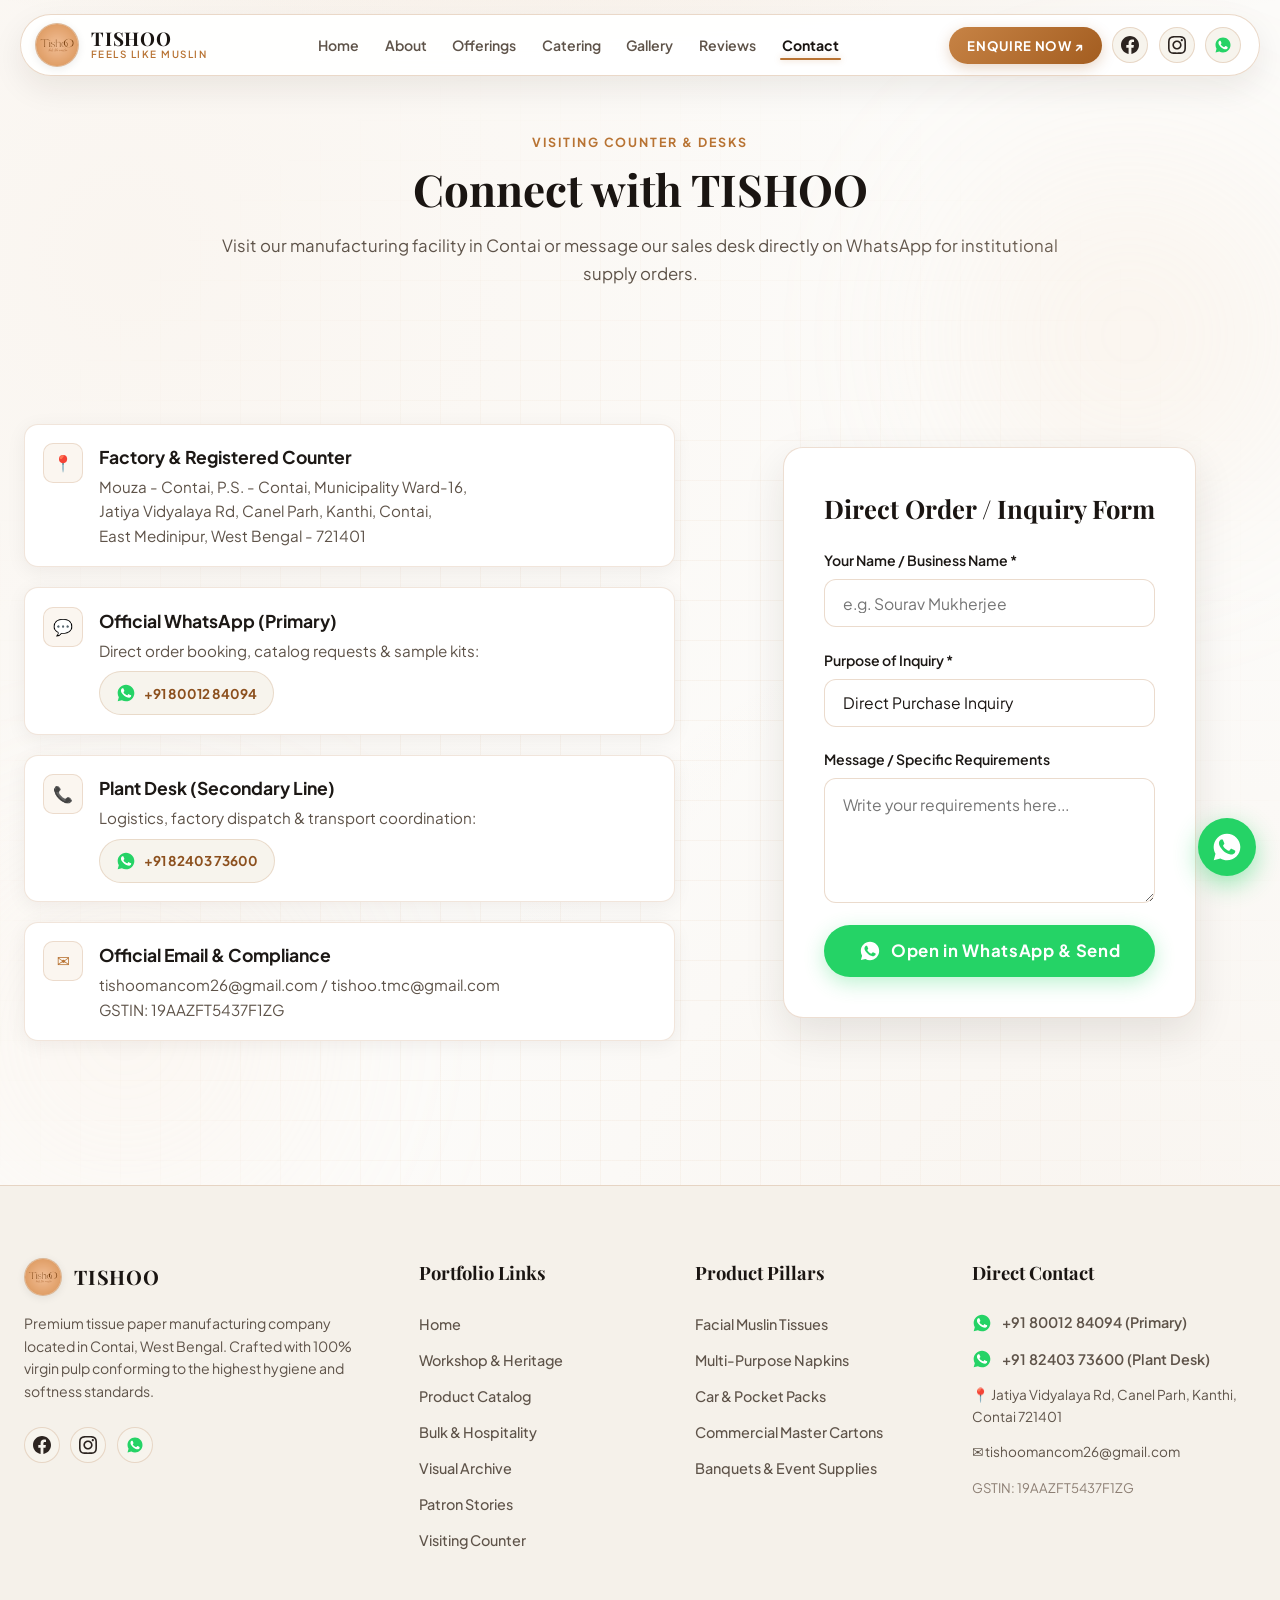
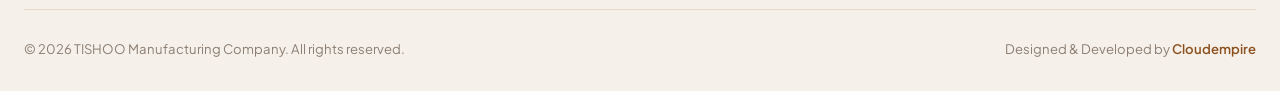
<file: contact.html>
<!DOCTYPE html>
<html lang="en">
<head>
  <meta charset="UTF-8">
  <meta name="viewport" content="width=device-width, initial-scale=1.0">
  <title>Contact | TISHOO - Feels Like Muslin</title>
  <meta name="description" content="TISHOO Manufacturing Company - Premium Tissue Paper & Napkin Manufacturer in Contai, West Bengal. Soft & Gentle, Highly Absorbent, Hygienic & Safe.">
  
  <!-- Multi-Resolution Favicon Suite -->
  <link rel="icon" type="image/svg+xml" href="assets/images/favicon.svg">
  <link rel="icon" type="image/png" sizes="32x32" href="assets/images/favicon-32x32.png">
  <link rel="shortcut icon" href="assets/images/favicon.ico">
  <link rel="apple-touch-icon" sizes="180x180" href="assets/images/apple-touch-icon.png">

  <!-- Google Fonts -->
  <link rel="preconnect" href="https://fonts.googleapis.com">
  <link rel="preconnect" href="https://fonts.gstatic.com" crossorigin>
  <link href="https://fonts.googleapis.com/css2?family=Caveat:wght@600&family=Playfair+Display:ital,wght@0,600;0,700;1,500&family=Plus+Jakarta+Sans:wght@400;500;600;700&display=swap" rel="stylesheet">

  <link rel="stylesheet" href="style.css">
</head>
<body>
  <!-- Ambient Glow & Subtle Weave Grid -->
  <div class="abstract-bg-container">
    <div class="abstract-orb abstract-orb-1"></div>
    <div class="abstract-orb abstract-orb-2"></div>
    <div class="abstract-tech-grid"></div>
  </div>

  <!-- TheDivine Floating Pill Navbar (Clean Frosted Glass & Gold Accent) -->
  <header class="site-header">
    <div class="header-inner">
      <a href="index.html" class="site-brand">
        <div class="brand-emblem">
          <img src="assets/images/logo.png" alt="TISHOO Brand Emblem" width="44" height="44">
        </div>
        <div class="brand-text">
          <span class="brand-title">TISHOO</span>
          <span class="brand-sub">Feels Like Muslin</span>
        </div>
      </a>

      <nav>
        <ul class="nav-links">
          <li><a href="index.html" class="nav-link ">Home</a></li>
          <li><a href="about.html" class="nav-link ">About</a></li>
          <li><a href="offerings.html" class="nav-link ">Offerings</a></li>
          <li><a href="catering.html" class="nav-link ">Catering</a></li>
          <li><a href="gallery.html" class="nav-link ">Gallery</a></li>
          <li><a href="reviews.html" class="nav-link ">Reviews</a></li>
          <li><a href="contact.html" class="nav-link active">Contact</a></li>
        </ul>
      </nav>

      <div class="header-actions">
        <a href="https://wa.me/918001284094?text=Namaste%20Tishoo!%20I%20would%20like%20to%20enquire%20about%20your%20products." class="btn-cta-pill" target="_blank" rel="noopener">ENQUIRE NOW ↗</a>
        <a href="https://www.facebook.com/people/Tishoo-Manufacturing-Company/61588180570720/" class="social-circle-btn" target="_blank" rel="noopener" aria-label="Facebook">
          <svg width="18" height="18" viewBox="0 0 24 24" fill="currentColor">
  <path d="M24 12.073c0-6.627-5.373-12-12-12s-12 5.373-12 12c0 5.99 4.388 10.954 10.125 11.854v-8.385H7.078v-3.47h3.047V9.43c0-3.007 1.792-4.669 4.533-4.669 1.312 0 2.686.235 2.686.235v2.953H15.83c-1.491 0-1.956.925-1.956 1.874v2.25h3.328l-.532 3.47h-2.796v8.385C19.612 23.027 24 18.062 24 12.073z"/>
</svg>
        </a>
        <a href="https://www.instagram.com/tishoo2026/" class="social-circle-btn" target="_blank" rel="noopener" aria-label="Instagram">
          <svg width="18" height="18" viewBox="0 0 24 24" fill="currentColor">
  <path d="M12 2.163c3.204 0 3.584.012 4.85.07 3.252.148 4.771 1.691 4.919 4.919.058 1.265.069 1.645.069 4.849 0 3.205-.012 3.584-.069 4.849-.149 3.225-1.664 4.771-4.919 4.919-1.266.058-1.644.07-4.85.07-3.204 0-3.584-.012-4.849-.07-3.26-.149-4.771-1.699-4.919-4.92-.058-1.265-.07-1.644-.07-4.849 0-3.204.013-3.583.07-4.849.149-3.227 1.664-4.771 4.919-4.919 1.266-.057 1.645-.069 4.849-.069zm0-2.163c-3.259 0-3.667.014-4.947.072-4.358.2-6.78 2.618-6.98 6.98-.059 1.281-.073 1.689-.073 4.948 0 3.259.014 3.668.072 4.948.2 4.358 2.618 6.78 6.98 6.98 1.281.058 1.689.072 4.948.072 3.259 0 3.668-.014 4.948-.072 4.354-.2 6.782-2.618 6.979-6.98.059-1.28.073-1.689.073-4.948 0-3.259-.014-3.667-.072-4.947-.196-4.354-2.617-6.78-6.979-6.98-1.281-.059-1.69-.073-4.949-.073zm0 5.838c-3.403 0-6.162 2.759-6.162 6.162s2.759 6.163 6.162 6.163 6.162-2.759 6.162-6.163c0-3.403-2.759-6.162-6.162-6.162zm0 10.162c-2.209 0-4-1.79-4-4 0-2.209 1.791-4 4-4s4 1.791 4 4c0 2.21-1.791 4-4 4zm6.406-11.845c-.796 0-1.441.645-1.441 1.44s.645 1.44 1.441 1.44c.795 0 1.439-.645 1.439-1.44s-.644-1.44-1.439-1.44z"/>
</svg>
        </a>
        <a href="https://wa.me/918001284094" class="social-circle-btn" target="_blank" rel="noopener" aria-label="WhatsApp">
          <svg width="20" height="20" viewBox="0 0 24 24" fill="none" xmlns="http://www.w3.org/2000/svg">
  <path fill-rule="evenodd" clip-rule="evenodd" d="M12 2C6.48 2 2 6.48 2 12C2 13.85 2.5 15.58 3.37 17.07L2.05 21.95L7.07 20.65C8.52 21.51 10.2 22 12 22C17.52 22 22 17.52 22 12C22 6.48 17.52 2 12 2Z" fill="#25D366"/>
  <path d="M17.47 14.38C17.17 14.23 15.69 13.5 15.42 13.4C15.14 13.3 14.94 13.25 14.74 13.55C14.54 13.85 13.97 14.53 13.8 14.73C13.63 14.93 13.46 14.95 13.16 14.8C12.86 14.65 11.9 14.34 10.76 13.32C9.88 12.53 9.28 11.55 9.11 11.25C8.94 10.95 9.09 10.79 9.24 10.64C9.38 10.5 9.54 10.29 9.69 10.12C9.84 9.95 9.89 9.82 9.99 9.62C10.09 9.42 10.04 9.25 9.97 9.1C9.89 8.95 9.29 7.48 9.04 6.88C8.8 6.3 8.56 6.38 8.38 6.37C8.21 6.36 8.01 6.36 7.81 6.36C7.61 6.36 7.29 6.43 7.01 6.73C6.74 7.03 5.96 7.76 5.96 9.24C5.96 10.72 7.04 12.14 7.19 12.34C7.34 12.54 9.31 15.58 12.33 16.88C13.05 17.19 13.61 17.38 14.05 17.52C14.77 17.75 15.43 17.72 15.95 17.64C16.53 17.55 17.74 16.9 17.99 16.2C18.24 15.5 18.24 14.9 18.17 14.78C18.09 14.65 17.89 14.58 17.59 14.43L17.47 14.38Z" fill="#FFFFFF"/>
</svg>
        </a>
        <button class="mobile-toggle" aria-label="Toggle Navigation">☰</button>
      </div>
    </div>
  </header>

  <div class="subpage-banner">
    <div class="shell">
      <span class="section-kicker">Visiting Counter &amp; Desks</span>
      <h1 class="section-title">Connect with TISHOO</h1>
      <p class="section-desc">
        Visit our manufacturing facility in Contai or message our sales desk directly on WhatsApp for institutional supply orders.
      </p>
    </div>
  </div>

  <section class="section">
    <div class="heritage-grid" style="margin-bottom: 4rem;">
      <!-- Contact Cards -->
      <div style="display: flex; flex-direction: column; gap: 1.25rem;">
        <div class="info-pill-item">
          <div class="info-pill-icon">📍</div>
          <div>
            <h4 style="font-size: 1.1rem; margin-bottom: 0.25rem;">Factory &amp; Registered Counter</h4>
            <p style="color: var(--color-text-muted); font-size: 0.95rem;">
              Mouza - Contai, P.S. - Contai, Municipality Ward-16,<br>
              Jatiya Vidyalaya Rd, Canel Parh, Kanthi, Contai,<br>
              East Medinipur, West Bengal - 721401
            </p>
          </div>
        </div>

        <div class="info-pill-item">
          <div class="info-pill-icon">💬</div>
          <div>
            <h4 style="font-size: 1.1rem; margin-bottom: 0.25rem;">Official WhatsApp (Primary)</h4>
            <p style="color: var(--color-text-muted); font-size: 0.95rem; margin-bottom: 0.5rem;">
              Direct order booking, catalog requests &amp; sample kits:
            </p>
            <a href="https://wa.me/918001284094" class="btn-card-inquire" style="display: inline-flex;" target="_blank" rel="noopener">
              <svg width="20" height="20" viewBox="0 0 24 24" fill="none" xmlns="http://www.w3.org/2000/svg">
  <path fill-rule="evenodd" clip-rule="evenodd" d="M12 2C6.48 2 2 6.48 2 12C2 13.85 2.5 15.58 3.37 17.07L2.05 21.95L7.07 20.65C8.52 21.51 10.2 22 12 22C17.52 22 22 17.52 22 12C22 6.48 17.52 2 12 2Z" fill="#25D366"/>
  <path d="M17.47 14.38C17.17 14.23 15.69 13.5 15.42 13.4C15.14 13.3 14.94 13.25 14.74 13.55C14.54 13.85 13.97 14.53 13.8 14.73C13.63 14.93 13.46 14.95 13.16 14.8C12.86 14.65 11.9 14.34 10.76 13.32C9.88 12.53 9.28 11.55 9.11 11.25C8.94 10.95 9.09 10.79 9.24 10.64C9.38 10.5 9.54 10.29 9.69 10.12C9.84 9.95 9.89 9.82 9.99 9.62C10.09 9.42 10.04 9.25 9.97 9.1C9.89 8.95 9.29 7.48 9.04 6.88C8.8 6.3 8.56 6.38 8.38 6.37C8.21 6.36 8.01 6.36 7.81 6.36C7.61 6.36 7.29 6.43 7.01 6.73C6.74 7.03 5.96 7.76 5.96 9.24C5.96 10.72 7.04 12.14 7.19 12.34C7.34 12.54 9.31 15.58 12.33 16.88C13.05 17.19 13.61 17.38 14.05 17.52C14.77 17.75 15.43 17.72 15.95 17.64C16.53 17.55 17.74 16.9 17.99 16.2C18.24 15.5 18.24 14.9 18.17 14.78C18.09 14.65 17.89 14.58 17.59 14.43L17.47 14.38Z" fill="#FFFFFF"/>
</svg>
              <span style="font-weight: 700;">+91 80012 84094</span>
            </a>
          </div>
        </div>

        <div class="info-pill-item">
          <div class="info-pill-icon">📞</div>
          <div>
            <h4 style="font-size: 1.1rem; margin-bottom: 0.25rem;">Plant Desk (Secondary Line)</h4>
            <p style="color: var(--color-text-muted); font-size: 0.95rem; margin-bottom: 0.5rem;">
              Logistics, factory dispatch &amp; transport coordination:
            </p>
            <a href="https://wa.me/918240373600" class="btn-card-inquire" style="display: inline-flex;" target="_blank" rel="noopener">
              <svg width="20" height="20" viewBox="0 0 24 24" fill="none" xmlns="http://www.w3.org/2000/svg">
  <path fill-rule="evenodd" clip-rule="evenodd" d="M12 2C6.48 2 2 6.48 2 12C2 13.85 2.5 15.58 3.37 17.07L2.05 21.95L7.07 20.65C8.52 21.51 10.2 22 12 22C17.52 22 22 17.52 22 12C22 6.48 17.52 2 12 2Z" fill="#25D366"/>
  <path d="M17.47 14.38C17.17 14.23 15.69 13.5 15.42 13.4C15.14 13.3 14.94 13.25 14.74 13.55C14.54 13.85 13.97 14.53 13.8 14.73C13.63 14.93 13.46 14.95 13.16 14.8C12.86 14.65 11.9 14.34 10.76 13.32C9.88 12.53 9.28 11.55 9.11 11.25C8.94 10.95 9.09 10.79 9.24 10.64C9.38 10.5 9.54 10.29 9.69 10.12C9.84 9.95 9.89 9.82 9.99 9.62C10.09 9.42 10.04 9.25 9.97 9.1C9.89 8.95 9.29 7.48 9.04 6.88C8.8 6.3 8.56 6.38 8.38 6.37C8.21 6.36 8.01 6.36 7.81 6.36C7.61 6.36 7.29 6.43 7.01 6.73C6.74 7.03 5.96 7.76 5.96 9.24C5.96 10.72 7.04 12.14 7.19 12.34C7.34 12.54 9.31 15.58 12.33 16.88C13.05 17.19 13.61 17.38 14.05 17.52C14.77 17.75 15.43 17.72 15.95 17.64C16.53 17.55 17.74 16.9 17.99 16.2C18.24 15.5 18.24 14.9 18.17 14.78C18.09 14.65 17.89 14.58 17.59 14.43L17.47 14.38Z" fill="#FFFFFF"/>
</svg>
              <span style="font-weight: 700;">+91 82403 73600</span>
            </a>
          </div>
        </div>

        <div class="info-pill-item">
          <div class="info-pill-icon">✉️</div>
          <div>
            <h4 style="font-size: 1.1rem; margin-bottom: 0.25rem;">Official Email &amp; Compliance</h4>
            <p style="color: var(--color-text-muted); font-size: 0.95rem;">
              tishoomancom26@gmail.com / tishoo.tmc@gmail.com<br>
              GSTIN: 19AAZFT5437F1ZG
            </p>
          </div>
        </div>
      </div>

      <!-- Quick Inquiry Form -->
      <div class="form-shell">
        <h3 style="font-family: var(--font-serif); font-size: 1.6rem; color: #1a1512; margin-bottom: 1.25rem; text-align: center;">Direct Order / Inquiry Form</h3>
        <form id="inquiryForm">
          <div class="form-group">
            <label class="form-label" for="formName">Your Name / Business Name *</label>
            <input type="text" id="formName" class="form-control" placeholder="e.g. Sourav Mukherjee" required>
          </div>

          <div class="form-group">
            <label class="form-label" for="formRequirement">Purpose of Inquiry *</label>
            <select id="formRequirement" class="form-control form-select">
              <option value="Direct Purchase Inquiry">Direct Purchase Inquiry</option>
              <option value="Wholesale Distributorship">Wholesale Distributorship</option>
              <option value="Restaurant Supply">Restaurant Monthly Supply</option>
              <option value="Event / Banquet Catering">Event / Banquet Catering</option>
              <option value="General Feedback">General Feedback</option>
            </select>
          </div>

          <div class="form-group">
            <label class="form-label" for="formMessage">Message / Specific Requirements</label>
            <textarea id="formMessage" class="form-control" placeholder="Write your requirements here..."></textarea>
          </div>

          <button type="submit" class="btn-form-submit">
            <svg width="22" height="22" viewBox="0 0 24 24" fill="none" xmlns="http://www.w3.org/2000/svg">
  <path fill-rule="evenodd" clip-rule="evenodd" d="M12 2C6.48 2 2 6.48 2 12C2 13.85 2.5 15.58 3.37 17.07L2.05 21.95L7.07 20.65C8.52 21.51 10.2 22 12 22C17.52 22 22 17.52 22 12C22 6.48 17.52 2 12 2Z" fill="#FFFFFF"/>
  <path d="M17.47 14.38C17.17 14.23 15.69 13.5 15.42 13.4C15.14 13.3 14.94 13.25 14.74 13.55C14.54 13.85 13.97 14.53 13.8 14.73C13.63 14.93 13.46 14.95 13.16 14.8C12.86 14.65 11.9 14.34 10.76 13.32C9.88 12.53 9.28 11.55 9.11 11.25C8.94 10.95 9.09 10.79 9.24 10.64C9.38 10.5 9.54 10.29 9.69 10.12C9.84 9.95 9.89 9.82 9.99 9.62C10.09 9.42 10.04 9.25 9.97 9.1C9.89 8.95 9.29 7.48 9.04 6.88C8.8 6.3 8.56 6.38 8.38 6.37C8.21 6.36 8.01 6.36 7.81 6.36C7.61 6.36 7.29 6.43 7.01 6.73C6.74 7.03 5.96 7.76 5.96 9.24C5.96 10.72 7.04 12.14 7.19 12.34C7.34 12.54 9.31 15.58 12.33 16.88C13.05 17.19 13.61 17.38 14.05 17.52C14.77 17.75 15.43 17.72 15.95 17.64C16.53 17.55 17.74 16.9 17.99 16.2C18.24 15.5 18.24 14.9 18.17 14.78C18.09 14.65 17.89 14.58 17.59 14.43L17.47 14.38Z" fill="#25D366"/>
</svg>
            <span>Open in WhatsApp &amp; Send</span>
          </button>
        </form>
      </div>
    </div>
  </section>

  <!-- Floating WhatsApp High-Contrast Pill -->
  <a href="https://wa.me/918001284094?text=Namaste%20Tishoo!%20I%20am%20visiting%20your%20website%20and%20would%20like%20to%20connect." class="floating-wa-btn" target="_blank" rel="noopener" aria-label="Chat on WhatsApp">
    <svg width="22" height="22" viewBox="0 0 24 24" fill="none" xmlns="http://www.w3.org/2000/svg">
  <path fill-rule="evenodd" clip-rule="evenodd" d="M12 2C6.48 2 2 6.48 2 12C2 13.85 2.5 15.58 3.37 17.07L2.05 21.95L7.07 20.65C8.52 21.51 10.2 22 12 22C17.52 22 22 17.52 22 12C22 6.48 17.52 2 12 2Z" fill="#FFFFFF"/>
  <path d="M17.47 14.38C17.17 14.23 15.69 13.5 15.42 13.4C15.14 13.3 14.94 13.25 14.74 13.55C14.54 13.85 13.97 14.53 13.8 14.73C13.63 14.93 13.46 14.95 13.16 14.8C12.86 14.65 11.9 14.34 10.76 13.32C9.88 12.53 9.28 11.55 9.11 11.25C8.94 10.95 9.09 10.79 9.24 10.64C9.38 10.5 9.54 10.29 9.69 10.12C9.84 9.95 9.89 9.82 9.99 9.62C10.09 9.42 10.04 9.25 9.97 9.1C9.89 8.95 9.29 7.48 9.04 6.88C8.8 6.3 8.56 6.38 8.38 6.37C8.21 6.36 8.01 6.36 7.81 6.36C7.61 6.36 7.29 6.43 7.01 6.73C6.74 7.03 5.96 7.76 5.96 9.24C5.96 10.72 7.04 12.14 7.19 12.34C7.34 12.54 9.31 15.58 12.33 16.88C13.05 17.19 13.61 17.38 14.05 17.52C14.77 17.75 15.43 17.72 15.95 17.64C16.53 17.55 17.74 16.9 17.99 16.2C18.24 15.5 18.24 14.9 18.17 14.78C18.09 14.65 17.89 14.58 17.59 14.43L17.47 14.38Z" fill="#25D366"/>
</svg>
  </a>

  <!-- Site Footer (Clean Porcelain & Ivory) -->
  <footer class="site-footer">
    <div class="footer-inner">
      <div class="footer-col">
        <a href="index.html" class="footer-brand">
          <div class="brand-emblem" style="width: 38px; height: 38px;">
            <img src="assets/images/logo.png" alt="TISHOO Emblem" width="38" height="38">
          </div>
          <span class="brand-title" style="font-size: 1.25rem;">TISHOO</span>
        </a>
        <p class="footer-tagline">
          Premium tissue paper manufacturing company located in Contai, West Bengal. Crafted with 100% virgin pulp conforming to the highest hygiene and softness standards.
        </p>
        <div style="display: flex; gap: 0.65rem; margin-top: 0.5rem;">
          <a href="https://www.facebook.com/people/Tishoo-Manufacturing-Company/61588180570720/" class="social-circle-btn" target="_blank" rel="noopener" aria-label="Facebook">
            <svg width="18" height="18" viewBox="0 0 24 24" fill="currentColor">
  <path d="M24 12.073c0-6.627-5.373-12-12-12s-12 5.373-12 12c0 5.99 4.388 10.954 10.125 11.854v-8.385H7.078v-3.47h3.047V9.43c0-3.007 1.792-4.669 4.533-4.669 1.312 0 2.686.235 2.686.235v2.953H15.83c-1.491 0-1.956.925-1.956 1.874v2.25h3.328l-.532 3.47h-2.796v8.385C19.612 23.027 24 18.062 24 12.073z"/>
</svg>
          </a>
          <a href="https://www.instagram.com/tishoo2026/" class="social-circle-btn" target="_blank" rel="noopener" aria-label="Instagram">
            <svg width="18" height="18" viewBox="0 0 24 24" fill="currentColor">
  <path d="M12 2.163c3.204 0 3.584.012 4.85.07 3.252.148 4.771 1.691 4.919 4.919.058 1.265.069 1.645.069 4.849 0 3.205-.012 3.584-.069 4.849-.149 3.225-1.664 4.771-4.919 4.919-1.266.058-1.644.07-4.85.07-3.204 0-3.584-.012-4.849-.07-3.26-.149-4.771-1.699-4.919-4.92-.058-1.265-.07-1.644-.07-4.849 0-3.204.013-3.583.07-4.849.149-3.227 1.664-4.771 4.919-4.919 1.266-.057 1.645-.069 4.849-.069zm0-2.163c-3.259 0-3.667.014-4.947.072-4.358.2-6.78 2.618-6.98 6.98-.059 1.281-.073 1.689-.073 4.948 0 3.259.014 3.668.072 4.948.2 4.358 2.618 6.78 6.98 6.98 1.281.058 1.689.072 4.948.072 3.259 0 3.668-.014 4.948-.072 4.354-.2 6.782-2.618 6.979-6.98.059-1.28.073-1.689.073-4.948 0-3.259-.014-3.667-.072-4.947-.196-4.354-2.617-6.78-6.979-6.98-1.281-.059-1.69-.073-4.949-.073zm0 5.838c-3.403 0-6.162 2.759-6.162 6.162s2.759 6.163 6.162 6.163 6.162-2.759 6.162-6.163c0-3.403-2.759-6.162-6.162-6.162zm0 10.162c-2.209 0-4-1.79-4-4 0-2.209 1.791-4 4-4s4 1.791 4 4c0 2.21-1.791 4-4 4zm6.406-11.845c-.796 0-1.441.645-1.441 1.44s.645 1.44 1.441 1.44c.795 0 1.439-.645 1.439-1.44s-.644-1.44-1.439-1.44z"/>
</svg>
          </a>
          <a href="https://wa.me/918001284094" class="social-circle-btn" target="_blank" rel="noopener" aria-label="WhatsApp">
            <svg width="20" height="20" viewBox="0 0 24 24" fill="none" xmlns="http://www.w3.org/2000/svg">
  <path fill-rule="evenodd" clip-rule="evenodd" d="M12 2C6.48 2 2 6.48 2 12C2 13.85 2.5 15.58 3.37 17.07L2.05 21.95L7.07 20.65C8.52 21.51 10.2 22 12 22C17.52 22 22 17.52 22 12C22 6.48 17.52 2 12 2Z" fill="#25D366"/>
  <path d="M17.47 14.38C17.17 14.23 15.69 13.5 15.42 13.4C15.14 13.3 14.94 13.25 14.74 13.55C14.54 13.85 13.97 14.53 13.8 14.73C13.63 14.93 13.46 14.95 13.16 14.8C12.86 14.65 11.9 14.34 10.76 13.32C9.88 12.53 9.28 11.55 9.11 11.25C8.94 10.95 9.09 10.79 9.24 10.64C9.38 10.5 9.54 10.29 9.69 10.12C9.84 9.95 9.89 9.82 9.99 9.62C10.09 9.42 10.04 9.25 9.97 9.1C9.89 8.95 9.29 7.48 9.04 6.88C8.8 6.3 8.56 6.38 8.38 6.37C8.21 6.36 8.01 6.36 7.81 6.36C7.61 6.36 7.29 6.43 7.01 6.73C6.74 7.03 5.96 7.76 5.96 9.24C5.96 10.72 7.04 12.14 7.19 12.34C7.34 12.54 9.31 15.58 12.33 16.88C13.05 17.19 13.61 17.38 14.05 17.52C14.77 17.75 15.43 17.72 15.95 17.64C16.53 17.55 17.74 16.9 17.99 16.2C18.24 15.5 18.24 14.9 18.17 14.78C18.09 14.65 17.89 14.58 17.59 14.43L17.47 14.38Z" fill="#FFFFFF"/>
</svg>
          </a>
        </div>
      </div>

      <div class="footer-col">
        <h4 class="footer-heading">Portfolio Links</h4>
        <ul class="footer-nav">
          <li><a href="index.html">Home</a></li>
          <li><a href="about.html">Workshop & Heritage</a></li>
          <li><a href="offerings.html">Product Catalog</a></li>
          <li><a href="catering.html">Bulk & Hospitality</a></li>
          <li><a href="gallery.html">Visual Archive</a></li>
          <li><a href="reviews.html">Patron Stories</a></li>
          <li><a href="contact.html">Visiting Counter</a></li>
        </ul>
      </div>

      <div class="footer-col">
        <h4 class="footer-heading">Product Pillars</h4>
        <ul class="footer-nav">
          <li><a href="offerings.html">Facial Muslin Tissues</a></li>
          <li><a href="offerings.html">Multi-Purpose Napkins</a></li>
          <li><a href="offerings.html">Car & Pocket Packs</a></li>
          <li><a href="offerings.html">Commercial Master Cartons</a></li>
          <li><a href="catering.html">Banquets & Event Supplies</a></li>
        </ul>
      </div>

      <div class="footer-col">
        <h4 class="footer-heading">Direct Contact</h4>
        <div style="display: flex; flex-direction: column; gap: 0.85rem;">
          <a href="https://wa.me/918001284094" class="footer-contact-item" target="_blank" rel="noopener">
            <svg width="20" height="20" viewBox="0 0 24 24" fill="none" xmlns="http://www.w3.org/2000/svg">
  <path fill-rule="evenodd" clip-rule="evenodd" d="M12 2C6.48 2 2 6.48 2 12C2 13.85 2.5 15.58 3.37 17.07L2.05 21.95L7.07 20.65C8.52 21.51 10.2 22 12 22C17.52 22 22 17.52 22 12C22 6.48 17.52 2 12 2Z" fill="#25D366"/>
  <path d="M17.47 14.38C17.17 14.23 15.69 13.5 15.42 13.4C15.14 13.3 14.94 13.25 14.74 13.55C14.54 13.85 13.97 14.53 13.8 14.73C13.63 14.93 13.46 14.95 13.16 14.8C12.86 14.65 11.9 14.34 10.76 13.32C9.88 12.53 9.28 11.55 9.11 11.25C8.94 10.95 9.09 10.79 9.24 10.64C9.38 10.5 9.54 10.29 9.69 10.12C9.84 9.95 9.89 9.82 9.99 9.62C10.09 9.42 10.04 9.25 9.97 9.1C9.89 8.95 9.29 7.48 9.04 6.88C8.8 6.3 8.56 6.38 8.38 6.37C8.21 6.36 8.01 6.36 7.81 6.36C7.61 6.36 7.29 6.43 7.01 6.73C6.74 7.03 5.96 7.76 5.96 9.24C5.96 10.72 7.04 12.14 7.19 12.34C7.34 12.54 9.31 15.58 12.33 16.88C13.05 17.19 13.61 17.38 14.05 17.52C14.77 17.75 15.43 17.72 15.95 17.64C16.53 17.55 17.74 16.9 17.99 16.2C18.24 15.5 18.24 14.9 18.17 14.78C18.09 14.65 17.89 14.58 17.59 14.43L17.47 14.38Z" fill="#FFFFFF"/>
</svg>
            <span style="font-weight: 600;">+91 80012 84094 (Primary)</span>
          </a>
          <a href="https://wa.me/918240373600" class="footer-contact-item" target="_blank" rel="noopener">
            <svg width="20" height="20" viewBox="0 0 24 24" fill="none" xmlns="http://www.w3.org/2000/svg">
  <path fill-rule="evenodd" clip-rule="evenodd" d="M12 2C6.48 2 2 6.48 2 12C2 13.85 2.5 15.58 3.37 17.07L2.05 21.95L7.07 20.65C8.52 21.51 10.2 22 12 22C17.52 22 22 17.52 22 12C22 6.48 17.52 2 12 2Z" fill="#25D366"/>
  <path d="M17.47 14.38C17.17 14.23 15.69 13.5 15.42 13.4C15.14 13.3 14.94 13.25 14.74 13.55C14.54 13.85 13.97 14.53 13.8 14.73C13.63 14.93 13.46 14.95 13.16 14.8C12.86 14.65 11.9 14.34 10.76 13.32C9.88 12.53 9.28 11.55 9.11 11.25C8.94 10.95 9.09 10.79 9.24 10.64C9.38 10.5 9.54 10.29 9.69 10.12C9.84 9.95 9.89 9.82 9.99 9.62C10.09 9.42 10.04 9.25 9.97 9.1C9.89 8.95 9.29 7.48 9.04 6.88C8.8 6.3 8.56 6.38 8.38 6.37C8.21 6.36 8.01 6.36 7.81 6.36C7.61 6.36 7.29 6.43 7.01 6.73C6.74 7.03 5.96 7.76 5.96 9.24C5.96 10.72 7.04 12.14 7.19 12.34C7.34 12.54 9.31 15.58 12.33 16.88C13.05 17.19 13.61 17.38 14.05 17.52C14.77 17.75 15.43 17.72 15.95 17.64C16.53 17.55 17.74 16.9 17.99 16.2C18.24 15.5 18.24 14.9 18.17 14.78C18.09 14.65 17.89 14.58 17.59 14.43L17.47 14.38Z" fill="#FFFFFF"/>
</svg>
            <span style="font-weight: 600;">+91 82403 73600 (Plant Desk)</span>
          </a>
          <div class="footer-contact-item" style="font-size: 0.85rem;">
            <span>📍 Jatiya Vidyalaya Rd, Canel Parh, Kanthi, Contai 721401</span>
          </div>
          <div class="footer-contact-item" style="font-size: 0.85rem;">
            <span>✉️ tishoomancom26@gmail.com</span>
          </div>
          <div class="footer-contact-item" style="font-size: 0.82rem; color: var(--color-text-dim);">
            <span>GSTIN: 19AAZFT5437F1ZG</span>
          </div>
        </div>
      </div>
    </div>

    <div class="footer-bottom">
      <div>© 2026 TISHOO Manufacturing Company. All rights reserved.</div>
      <div>
        Designed & Developed by <a href="https://cloudempire.tech/" target="_blank" rel="noopener noreferrer">Cloudempire</a>
      </div>
    </div>
  </footer>

  <script src="script.js"></script>
</body>
</html>
</file>
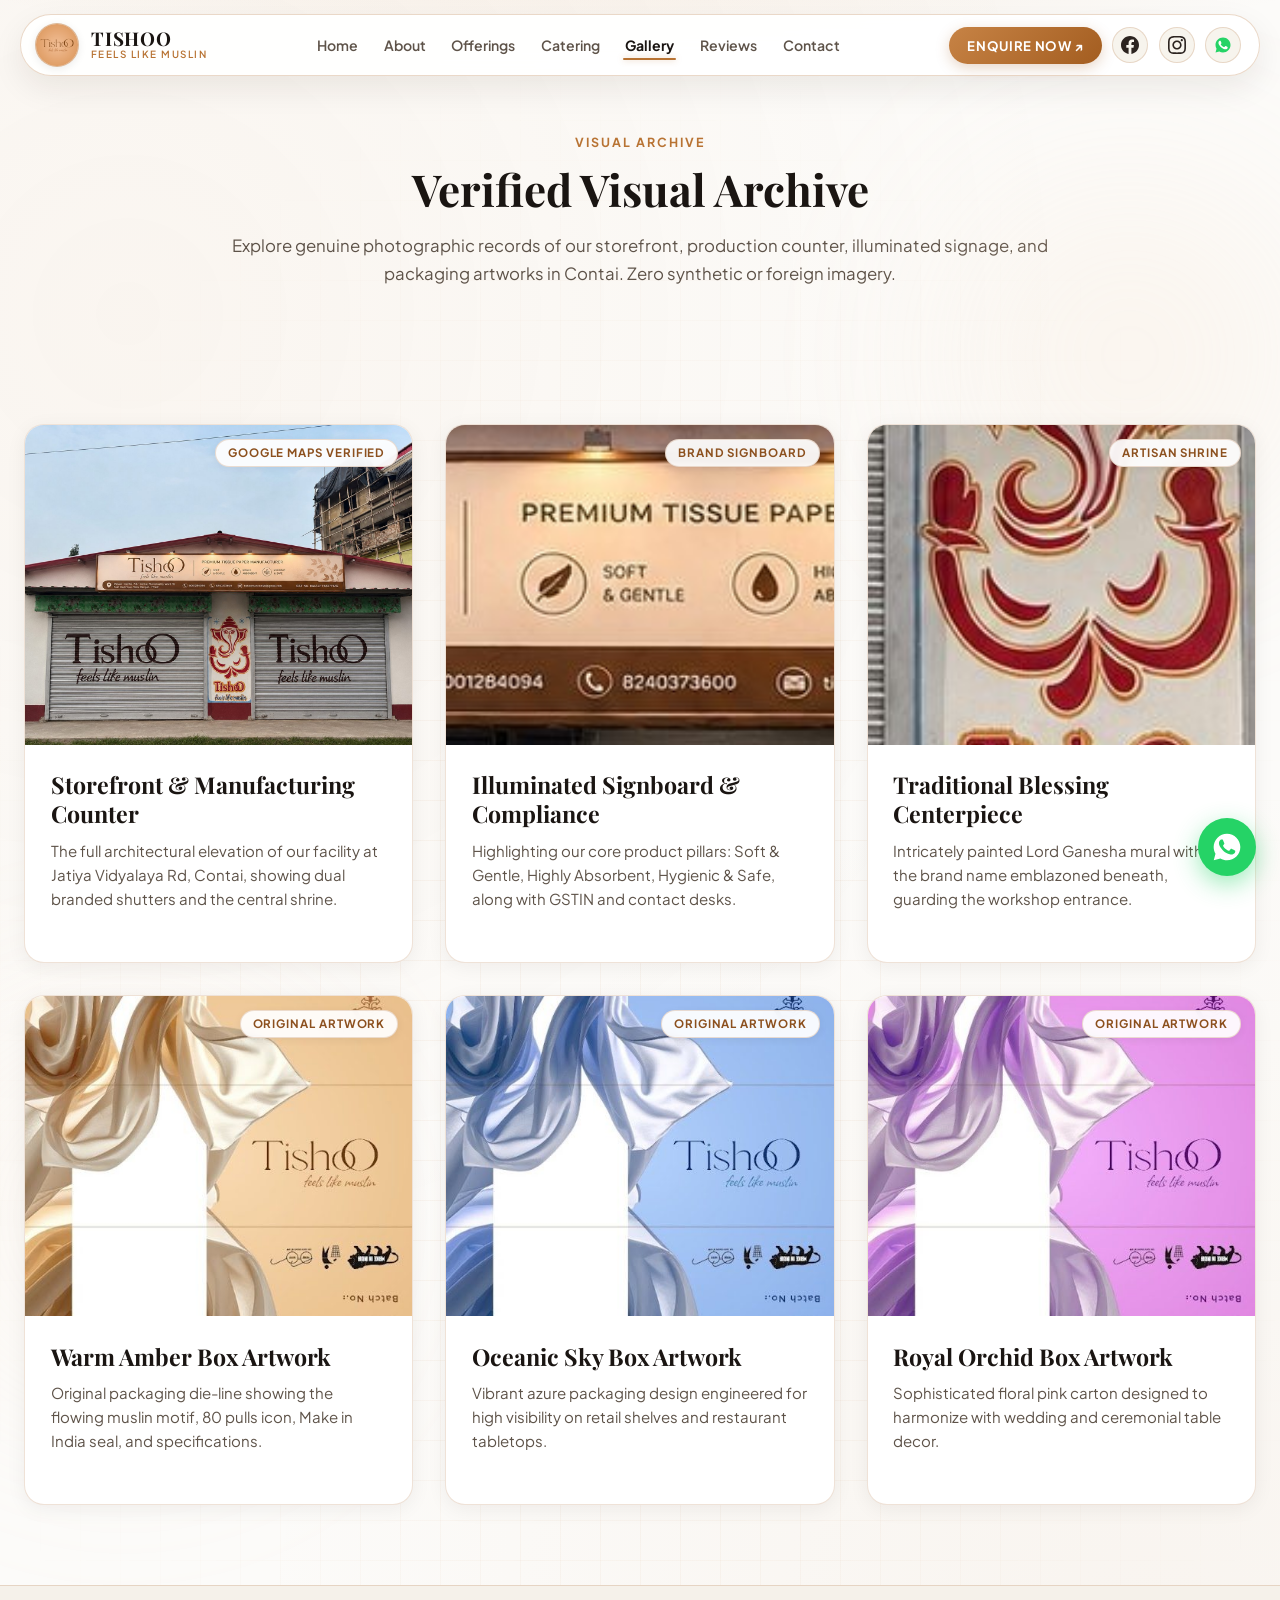
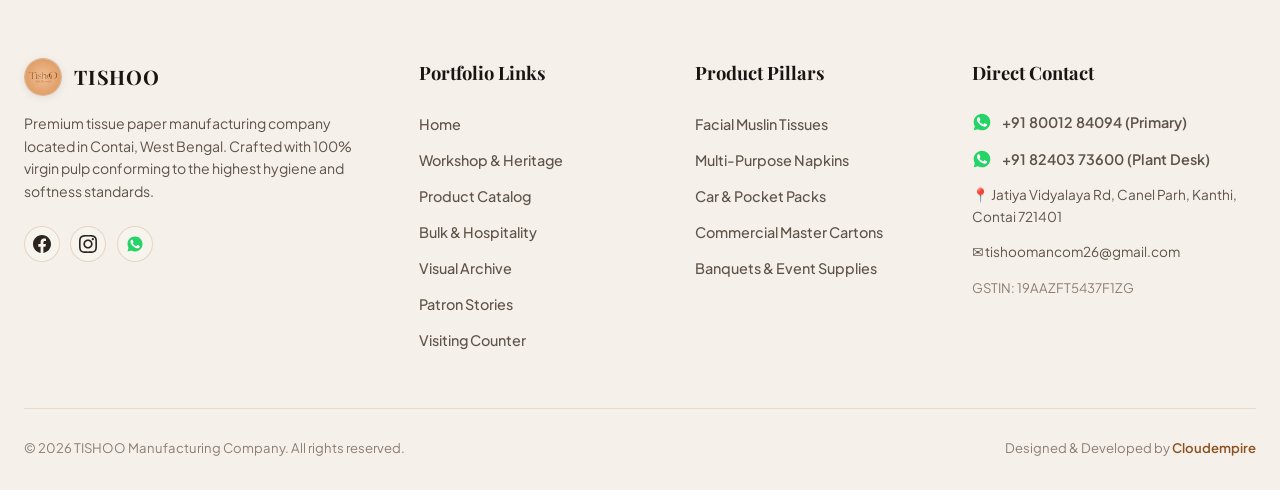
<file: gallery.html>
<!DOCTYPE html>
<html lang="en">
<head>
  <meta charset="UTF-8">
  <meta name="viewport" content="width=device-width, initial-scale=1.0">
  <title>Gallery | TISHOO - Feels Like Muslin</title>
  <meta name="description" content="TISHOO Manufacturing Company - Premium Tissue Paper & Napkin Manufacturer in Contai, West Bengal. Soft & Gentle, Highly Absorbent, Hygienic & Safe.">
  
  <!-- Multi-Resolution Favicon Suite -->
  <link rel="icon" type="image/svg+xml" href="assets/images/favicon.svg">
  <link rel="icon" type="image/png" sizes="32x32" href="assets/images/favicon-32x32.png">
  <link rel="shortcut icon" href="assets/images/favicon.ico">
  <link rel="apple-touch-icon" sizes="180x180" href="assets/images/apple-touch-icon.png">

  <!-- Google Fonts -->
  <link rel="preconnect" href="https://fonts.googleapis.com">
  <link rel="preconnect" href="https://fonts.gstatic.com" crossorigin>
  <link href="https://fonts.googleapis.com/css2?family=Caveat:wght@600&family=Playfair+Display:ital,wght@0,600;0,700;1,500&family=Plus+Jakarta+Sans:wght@400;500;600;700&display=swap" rel="stylesheet">

  <link rel="stylesheet" href="style.css">
</head>
<body>
  <!-- Ambient Glow & Subtle Weave Grid -->
  <div class="abstract-bg-container">
    <div class="abstract-orb abstract-orb-1"></div>
    <div class="abstract-orb abstract-orb-2"></div>
    <div class="abstract-tech-grid"></div>
  </div>

  <!-- TheDivine Floating Pill Navbar (Clean Frosted Glass & Gold Accent) -->
  <header class="site-header">
    <div class="header-inner">
      <a href="index.html" class="site-brand">
        <div class="brand-emblem">
          <img src="assets/images/logo.png" alt="TISHOO Brand Emblem" width="44" height="44">
        </div>
        <div class="brand-text">
          <span class="brand-title">TISHOO</span>
          <span class="brand-sub">Feels Like Muslin</span>
        </div>
      </a>

      <nav>
        <ul class="nav-links">
          <li><a href="index.html" class="nav-link ">Home</a></li>
          <li><a href="about.html" class="nav-link ">About</a></li>
          <li><a href="offerings.html" class="nav-link ">Offerings</a></li>
          <li><a href="catering.html" class="nav-link ">Catering</a></li>
          <li><a href="gallery.html" class="nav-link active">Gallery</a></li>
          <li><a href="reviews.html" class="nav-link ">Reviews</a></li>
          <li><a href="contact.html" class="nav-link ">Contact</a></li>
        </ul>
      </nav>

      <div class="header-actions">
        <a href="https://wa.me/918001284094?text=Namaste%20Tishoo!%20I%20would%20like%20to%20enquire%20about%20your%20products." class="btn-cta-pill" target="_blank" rel="noopener">ENQUIRE NOW ↗</a>
        <a href="https://www.facebook.com/people/Tishoo-Manufacturing-Company/61588180570720/" class="social-circle-btn" target="_blank" rel="noopener" aria-label="Facebook">
          <svg width="18" height="18" viewBox="0 0 24 24" fill="currentColor">
  <path d="M24 12.073c0-6.627-5.373-12-12-12s-12 5.373-12 12c0 5.99 4.388 10.954 10.125 11.854v-8.385H7.078v-3.47h3.047V9.43c0-3.007 1.792-4.669 4.533-4.669 1.312 0 2.686.235 2.686.235v2.953H15.83c-1.491 0-1.956.925-1.956 1.874v2.25h3.328l-.532 3.47h-2.796v8.385C19.612 23.027 24 18.062 24 12.073z"/>
</svg>
        </a>
        <a href="https://www.instagram.com/tishoo2026/" class="social-circle-btn" target="_blank" rel="noopener" aria-label="Instagram">
          <svg width="18" height="18" viewBox="0 0 24 24" fill="currentColor">
  <path d="M12 2.163c3.204 0 3.584.012 4.85.07 3.252.148 4.771 1.691 4.919 4.919.058 1.265.069 1.645.069 4.849 0 3.205-.012 3.584-.069 4.849-.149 3.225-1.664 4.771-4.919 4.919-1.266.058-1.644.07-4.85.07-3.204 0-3.584-.012-4.849-.07-3.26-.149-4.771-1.699-4.919-4.92-.058-1.265-.07-1.644-.07-4.849 0-3.204.013-3.583.07-4.849.149-3.227 1.664-4.771 4.919-4.919 1.266-.057 1.645-.069 4.849-.069zm0-2.163c-3.259 0-3.667.014-4.947.072-4.358.2-6.78 2.618-6.98 6.98-.059 1.281-.073 1.689-.073 4.948 0 3.259.014 3.668.072 4.948.2 4.358 2.618 6.78 6.98 6.98 1.281.058 1.689.072 4.948.072 3.259 0 3.668-.014 4.948-.072 4.354-.2 6.782-2.618 6.979-6.98.059-1.28.073-1.689.073-4.948 0-3.259-.014-3.667-.072-4.947-.196-4.354-2.617-6.78-6.979-6.98-1.281-.059-1.69-.073-4.949-.073zm0 5.838c-3.403 0-6.162 2.759-6.162 6.162s2.759 6.163 6.162 6.163 6.162-2.759 6.162-6.163c0-3.403-2.759-6.162-6.162-6.162zm0 10.162c-2.209 0-4-1.79-4-4 0-2.209 1.791-4 4-4s4 1.791 4 4c0 2.21-1.791 4-4 4zm6.406-11.845c-.796 0-1.441.645-1.441 1.44s.645 1.44 1.441 1.44c.795 0 1.439-.645 1.439-1.44s-.644-1.44-1.439-1.44z"/>
</svg>
        </a>
        <a href="https://wa.me/918001284094" class="social-circle-btn" target="_blank" rel="noopener" aria-label="WhatsApp">
          <svg width="20" height="20" viewBox="0 0 24 24" fill="none" xmlns="http://www.w3.org/2000/svg">
  <path fill-rule="evenodd" clip-rule="evenodd" d="M12 2C6.48 2 2 6.48 2 12C2 13.85 2.5 15.58 3.37 17.07L2.05 21.95L7.07 20.65C8.52 21.51 10.2 22 12 22C17.52 22 22 17.52 22 12C22 6.48 17.52 2 12 2Z" fill="#25D366"/>
  <path d="M17.47 14.38C17.17 14.23 15.69 13.5 15.42 13.4C15.14 13.3 14.94 13.25 14.74 13.55C14.54 13.85 13.97 14.53 13.8 14.73C13.63 14.93 13.46 14.95 13.16 14.8C12.86 14.65 11.9 14.34 10.76 13.32C9.88 12.53 9.28 11.55 9.11 11.25C8.94 10.95 9.09 10.79 9.24 10.64C9.38 10.5 9.54 10.29 9.69 10.12C9.84 9.95 9.89 9.82 9.99 9.62C10.09 9.42 10.04 9.25 9.97 9.1C9.89 8.95 9.29 7.48 9.04 6.88C8.8 6.3 8.56 6.38 8.38 6.37C8.21 6.36 8.01 6.36 7.81 6.36C7.61 6.36 7.29 6.43 7.01 6.73C6.74 7.03 5.96 7.76 5.96 9.24C5.96 10.72 7.04 12.14 7.19 12.34C7.34 12.54 9.31 15.58 12.33 16.88C13.05 17.19 13.61 17.38 14.05 17.52C14.77 17.75 15.43 17.72 15.95 17.64C16.53 17.55 17.74 16.9 17.99 16.2C18.24 15.5 18.24 14.9 18.17 14.78C18.09 14.65 17.89 14.58 17.59 14.43L17.47 14.38Z" fill="#FFFFFF"/>
</svg>
        </a>
        <button class="mobile-toggle" aria-label="Toggle Navigation">☰</button>
      </div>
    </div>
  </header>

  <div class="subpage-banner">
    <div class="shell">
      <span class="section-kicker">Visual Archive</span>
      <h1 class="section-title">Verified Visual Archive</h1>
      <p class="section-desc">
        Explore genuine photographic records of our storefront, production counter, illuminated signage, and packaging artworks in Contai. Zero synthetic or foreign imagery.
      </p>
    </div>
  </div>

  <section class="section">
    <div class="portfolio-grid">
      <div class="portfolio-card">
        <div class="card-media-wrap" style="height: 320px;">
          <img src="assets/images/storefront-facade.jpg" alt="TISHOO Storefront Facade" loading="lazy">
          <span class="card-tag">Google Maps Verified</span>
        </div>
        <div class="card-body">
          <h3 class="card-title">Storefront &amp; Manufacturing Counter</h3>
          <p class="card-desc">
            The full architectural elevation of our facility at Jatiya Vidyalaya Rd, Contai, showing dual branded shutters and the central shrine.
          </p>
        </div>
      </div>

      <div class="portfolio-card">
        <div class="card-media-wrap" style="height: 320px;">
          <img src="assets/images/heritage-signboard.jpg" alt="Illuminated Signboard" loading="lazy">
          <span class="card-tag">Brand Signboard</span>
        </div>
        <div class="card-body">
          <h3 class="card-title">Illuminated Signboard &amp; Compliance</h3>
          <p class="card-desc">
            Highlighting our core product pillars: Soft &amp; Gentle, Highly Absorbent, Hygienic &amp; Safe, along with GSTIN and contact desks.
          </p>
        </div>
      </div>

      <div class="portfolio-card">
        <div class="card-media-wrap" style="height: 320px;">
          <img src="assets/images/heritage-ganesha.jpg" alt="Auspicious Ganesha Shrine" loading="lazy">
          <span class="card-tag">Artisan Shrine</span>
        </div>
        <div class="card-body">
          <h3 class="card-title">Traditional Blessing Centerpiece</h3>
          <p class="card-desc">
            Intricately painted Lord Ganesha mural with the brand name emblazoned beneath, guarding the workshop entrance.
          </p>
        </div>
      </div>

      <div class="portfolio-card">
        <div class="card-media-wrap" style="height: 320px;">
          <img src="assets/images/packaging-warm-amber.jpg" alt="Amber Packaging Artwork" loading="lazy">
          <span class="card-tag">Original Artwork</span>
        </div>
        <div class="card-body">
          <h3 class="card-title">Warm Amber Box Artwork</h3>
          <p class="card-desc">
            Original packaging die-line showing the flowing muslin motif, 80 pulls icon, Make in India seal, and specifications.
          </p>
        </div>
      </div>

      <div class="portfolio-card">
        <div class="card-media-wrap" style="height: 320px;">
          <img src="assets/images/packaging-oceanic-blue.jpg" alt="Sky Blue Packaging Artwork" loading="lazy">
          <span class="card-tag">Original Artwork</span>
        </div>
        <div class="card-body">
          <h3 class="card-title">Oceanic Sky Box Artwork</h3>
          <p class="card-desc">
            Vibrant azure packaging design engineered for high visibility on retail shelves and restaurant tabletops.
          </p>
        </div>
      </div>

      <div class="portfolio-card">
        <div class="card-media-wrap" style="height: 320px;">
          <img src="assets/images/packaging-orchid-pink.jpg" alt="Royal Orchid Box Artwork" loading="lazy">
          <span class="card-tag">Original Artwork</span>
        </div>
        <div class="card-body">
          <h3 class="card-title">Royal Orchid Box Artwork</h3>
          <p class="card-desc">
            Sophisticated floral pink carton designed to harmonize with wedding and ceremonial table decor.
          </p>
        </div>
      </div>
    </div>
  </section>

  <!-- Floating WhatsApp High-Contrast Pill -->
  <a href="https://wa.me/918001284094?text=Namaste%20Tishoo!%20I%20am%20visiting%20your%20website%20and%20would%20like%20to%20connect." class="floating-wa-btn" target="_blank" rel="noopener" aria-label="Chat on WhatsApp">
    <svg width="22" height="22" viewBox="0 0 24 24" fill="none" xmlns="http://www.w3.org/2000/svg">
  <path fill-rule="evenodd" clip-rule="evenodd" d="M12 2C6.48 2 2 6.48 2 12C2 13.85 2.5 15.58 3.37 17.07L2.05 21.95L7.07 20.65C8.52 21.51 10.2 22 12 22C17.52 22 22 17.52 22 12C22 6.48 17.52 2 12 2Z" fill="#FFFFFF"/>
  <path d="M17.47 14.38C17.17 14.23 15.69 13.5 15.42 13.4C15.14 13.3 14.94 13.25 14.74 13.55C14.54 13.85 13.97 14.53 13.8 14.73C13.63 14.93 13.46 14.95 13.16 14.8C12.86 14.65 11.9 14.34 10.76 13.32C9.88 12.53 9.28 11.55 9.11 11.25C8.94 10.95 9.09 10.79 9.24 10.64C9.38 10.5 9.54 10.29 9.69 10.12C9.84 9.95 9.89 9.82 9.99 9.62C10.09 9.42 10.04 9.25 9.97 9.1C9.89 8.95 9.29 7.48 9.04 6.88C8.8 6.3 8.56 6.38 8.38 6.37C8.21 6.36 8.01 6.36 7.81 6.36C7.61 6.36 7.29 6.43 7.01 6.73C6.74 7.03 5.96 7.76 5.96 9.24C5.96 10.72 7.04 12.14 7.19 12.34C7.34 12.54 9.31 15.58 12.33 16.88C13.05 17.19 13.61 17.38 14.05 17.52C14.77 17.75 15.43 17.72 15.95 17.64C16.53 17.55 17.74 16.9 17.99 16.2C18.24 15.5 18.24 14.9 18.17 14.78C18.09 14.65 17.89 14.58 17.59 14.43L17.47 14.38Z" fill="#25D366"/>
</svg>
  </a>

  <!-- Site Footer (Clean Porcelain & Ivory) -->
  <footer class="site-footer">
    <div class="footer-inner">
      <div class="footer-col">
        <a href="index.html" class="footer-brand">
          <div class="brand-emblem" style="width: 38px; height: 38px;">
            <img src="assets/images/logo.png" alt="TISHOO Emblem" width="38" height="38">
          </div>
          <span class="brand-title" style="font-size: 1.25rem;">TISHOO</span>
        </a>
        <p class="footer-tagline">
          Premium tissue paper manufacturing company located in Contai, West Bengal. Crafted with 100% virgin pulp conforming to the highest hygiene and softness standards.
        </p>
        <div style="display: flex; gap: 0.65rem; margin-top: 0.5rem;">
          <a href="https://www.facebook.com/people/Tishoo-Manufacturing-Company/61588180570720/" class="social-circle-btn" target="_blank" rel="noopener" aria-label="Facebook">
            <svg width="18" height="18" viewBox="0 0 24 24" fill="currentColor">
  <path d="M24 12.073c0-6.627-5.373-12-12-12s-12 5.373-12 12c0 5.99 4.388 10.954 10.125 11.854v-8.385H7.078v-3.47h3.047V9.43c0-3.007 1.792-4.669 4.533-4.669 1.312 0 2.686.235 2.686.235v2.953H15.83c-1.491 0-1.956.925-1.956 1.874v2.25h3.328l-.532 3.47h-2.796v8.385C19.612 23.027 24 18.062 24 12.073z"/>
</svg>
          </a>
          <a href="https://www.instagram.com/tishoo2026/" class="social-circle-btn" target="_blank" rel="noopener" aria-label="Instagram">
            <svg width="18" height="18" viewBox="0 0 24 24" fill="currentColor">
  <path d="M12 2.163c3.204 0 3.584.012 4.85.07 3.252.148 4.771 1.691 4.919 4.919.058 1.265.069 1.645.069 4.849 0 3.205-.012 3.584-.069 4.849-.149 3.225-1.664 4.771-4.919 4.919-1.266.058-1.644.07-4.85.07-3.204 0-3.584-.012-4.849-.07-3.26-.149-4.771-1.699-4.919-4.92-.058-1.265-.07-1.644-.07-4.849 0-3.204.013-3.583.07-4.849.149-3.227 1.664-4.771 4.919-4.919 1.266-.057 1.645-.069 4.849-.069zm0-2.163c-3.259 0-3.667.014-4.947.072-4.358.2-6.78 2.618-6.98 6.98-.059 1.281-.073 1.689-.073 4.948 0 3.259.014 3.668.072 4.948.2 4.358 2.618 6.78 6.98 6.98 1.281.058 1.689.072 4.948.072 3.259 0 3.668-.014 4.948-.072 4.354-.2 6.782-2.618 6.979-6.98.059-1.28.073-1.689.073-4.948 0-3.259-.014-3.667-.072-4.947-.196-4.354-2.617-6.78-6.979-6.98-1.281-.059-1.69-.073-4.949-.073zm0 5.838c-3.403 0-6.162 2.759-6.162 6.162s2.759 6.163 6.162 6.163 6.162-2.759 6.162-6.163c0-3.403-2.759-6.162-6.162-6.162zm0 10.162c-2.209 0-4-1.79-4-4 0-2.209 1.791-4 4-4s4 1.791 4 4c0 2.21-1.791 4-4 4zm6.406-11.845c-.796 0-1.441.645-1.441 1.44s.645 1.44 1.441 1.44c.795 0 1.439-.645 1.439-1.44s-.644-1.44-1.439-1.44z"/>
</svg>
          </a>
          <a href="https://wa.me/918001284094" class="social-circle-btn" target="_blank" rel="noopener" aria-label="WhatsApp">
            <svg width="20" height="20" viewBox="0 0 24 24" fill="none" xmlns="http://www.w3.org/2000/svg">
  <path fill-rule="evenodd" clip-rule="evenodd" d="M12 2C6.48 2 2 6.48 2 12C2 13.85 2.5 15.58 3.37 17.07L2.05 21.95L7.07 20.65C8.52 21.51 10.2 22 12 22C17.52 22 22 17.52 22 12C22 6.48 17.52 2 12 2Z" fill="#25D366"/>
  <path d="M17.47 14.38C17.17 14.23 15.69 13.5 15.42 13.4C15.14 13.3 14.94 13.25 14.74 13.55C14.54 13.85 13.97 14.53 13.8 14.73C13.63 14.93 13.46 14.95 13.16 14.8C12.86 14.65 11.9 14.34 10.76 13.32C9.88 12.53 9.28 11.55 9.11 11.25C8.94 10.95 9.09 10.79 9.24 10.64C9.38 10.5 9.54 10.29 9.69 10.12C9.84 9.95 9.89 9.82 9.99 9.62C10.09 9.42 10.04 9.25 9.97 9.1C9.89 8.95 9.29 7.48 9.04 6.88C8.8 6.3 8.56 6.38 8.38 6.37C8.21 6.36 8.01 6.36 7.81 6.36C7.61 6.36 7.29 6.43 7.01 6.73C6.74 7.03 5.96 7.76 5.96 9.24C5.96 10.72 7.04 12.14 7.19 12.34C7.34 12.54 9.31 15.58 12.33 16.88C13.05 17.19 13.61 17.38 14.05 17.52C14.77 17.75 15.43 17.72 15.95 17.64C16.53 17.55 17.74 16.9 17.99 16.2C18.24 15.5 18.24 14.9 18.17 14.78C18.09 14.65 17.89 14.58 17.59 14.43L17.47 14.38Z" fill="#FFFFFF"/>
</svg>
          </a>
        </div>
      </div>

      <div class="footer-col">
        <h4 class="footer-heading">Portfolio Links</h4>
        <ul class="footer-nav">
          <li><a href="index.html">Home</a></li>
          <li><a href="about.html">Workshop & Heritage</a></li>
          <li><a href="offerings.html">Product Catalog</a></li>
          <li><a href="catering.html">Bulk & Hospitality</a></li>
          <li><a href="gallery.html">Visual Archive</a></li>
          <li><a href="reviews.html">Patron Stories</a></li>
          <li><a href="contact.html">Visiting Counter</a></li>
        </ul>
      </div>

      <div class="footer-col">
        <h4 class="footer-heading">Product Pillars</h4>
        <ul class="footer-nav">
          <li><a href="offerings.html">Facial Muslin Tissues</a></li>
          <li><a href="offerings.html">Multi-Purpose Napkins</a></li>
          <li><a href="offerings.html">Car & Pocket Packs</a></li>
          <li><a href="offerings.html">Commercial Master Cartons</a></li>
          <li><a href="catering.html">Banquets & Event Supplies</a></li>
        </ul>
      </div>

      <div class="footer-col">
        <h4 class="footer-heading">Direct Contact</h4>
        <div style="display: flex; flex-direction: column; gap: 0.85rem;">
          <a href="https://wa.me/918001284094" class="footer-contact-item" target="_blank" rel="noopener">
            <svg width="20" height="20" viewBox="0 0 24 24" fill="none" xmlns="http://www.w3.org/2000/svg">
  <path fill-rule="evenodd" clip-rule="evenodd" d="M12 2C6.48 2 2 6.48 2 12C2 13.85 2.5 15.58 3.37 17.07L2.05 21.95L7.07 20.65C8.52 21.51 10.2 22 12 22C17.52 22 22 17.52 22 12C22 6.48 17.52 2 12 2Z" fill="#25D366"/>
  <path d="M17.47 14.38C17.17 14.23 15.69 13.5 15.42 13.4C15.14 13.3 14.94 13.25 14.74 13.55C14.54 13.85 13.97 14.53 13.8 14.73C13.63 14.93 13.46 14.95 13.16 14.8C12.86 14.65 11.9 14.34 10.76 13.32C9.88 12.53 9.28 11.55 9.11 11.25C8.94 10.95 9.09 10.79 9.24 10.64C9.38 10.5 9.54 10.29 9.69 10.12C9.84 9.95 9.89 9.82 9.99 9.62C10.09 9.42 10.04 9.25 9.97 9.1C9.89 8.95 9.29 7.48 9.04 6.88C8.8 6.3 8.56 6.38 8.38 6.37C8.21 6.36 8.01 6.36 7.81 6.36C7.61 6.36 7.29 6.43 7.01 6.73C6.74 7.03 5.96 7.76 5.96 9.24C5.96 10.72 7.04 12.14 7.19 12.34C7.34 12.54 9.31 15.58 12.33 16.88C13.05 17.19 13.61 17.38 14.05 17.52C14.77 17.75 15.43 17.72 15.95 17.64C16.53 17.55 17.74 16.9 17.99 16.2C18.24 15.5 18.24 14.9 18.17 14.78C18.09 14.65 17.89 14.58 17.59 14.43L17.47 14.38Z" fill="#FFFFFF"/>
</svg>
            <span style="font-weight: 600;">+91 80012 84094 (Primary)</span>
          </a>
          <a href="https://wa.me/918240373600" class="footer-contact-item" target="_blank" rel="noopener">
            <svg width="20" height="20" viewBox="0 0 24 24" fill="none" xmlns="http://www.w3.org/2000/svg">
  <path fill-rule="evenodd" clip-rule="evenodd" d="M12 2C6.48 2 2 6.48 2 12C2 13.85 2.5 15.58 3.37 17.07L2.05 21.95L7.07 20.65C8.52 21.51 10.2 22 12 22C17.52 22 22 17.52 22 12C22 6.48 17.52 2 12 2Z" fill="#25D366"/>
  <path d="M17.47 14.38C17.17 14.23 15.69 13.5 15.42 13.4C15.14 13.3 14.94 13.25 14.74 13.55C14.54 13.85 13.97 14.53 13.8 14.73C13.63 14.93 13.46 14.95 13.16 14.8C12.86 14.65 11.9 14.34 10.76 13.32C9.88 12.53 9.28 11.55 9.11 11.25C8.94 10.95 9.09 10.79 9.24 10.64C9.38 10.5 9.54 10.29 9.69 10.12C9.84 9.95 9.89 9.82 9.99 9.62C10.09 9.42 10.04 9.25 9.97 9.1C9.89 8.95 9.29 7.48 9.04 6.88C8.8 6.3 8.56 6.38 8.38 6.37C8.21 6.36 8.01 6.36 7.81 6.36C7.61 6.36 7.29 6.43 7.01 6.73C6.74 7.03 5.96 7.76 5.96 9.24C5.96 10.72 7.04 12.14 7.19 12.34C7.34 12.54 9.31 15.58 12.33 16.88C13.05 17.19 13.61 17.38 14.05 17.52C14.77 17.75 15.43 17.72 15.95 17.64C16.53 17.55 17.74 16.9 17.99 16.2C18.24 15.5 18.24 14.9 18.17 14.78C18.09 14.65 17.89 14.58 17.59 14.43L17.47 14.38Z" fill="#FFFFFF"/>
</svg>
            <span style="font-weight: 600;">+91 82403 73600 (Plant Desk)</span>
          </a>
          <div class="footer-contact-item" style="font-size: 0.85rem;">
            <span>📍 Jatiya Vidyalaya Rd, Canel Parh, Kanthi, Contai 721401</span>
          </div>
          <div class="footer-contact-item" style="font-size: 0.85rem;">
            <span>✉️ tishoomancom26@gmail.com</span>
          </div>
          <div class="footer-contact-item" style="font-size: 0.82rem; color: var(--color-text-dim);">
            <span>GSTIN: 19AAZFT5437F1ZG</span>
          </div>
        </div>
      </div>
    </div>

    <div class="footer-bottom">
      <div>© 2026 TISHOO Manufacturing Company. All rights reserved.</div>
      <div>
        Designed & Developed by <a href="https://cloudempire.tech/" target="_blank" rel="noopener noreferrer">Cloudempire</a>
      </div>
    </div>
  </footer>

  <script src="script.js"></script>
</body>
</html>
</file>
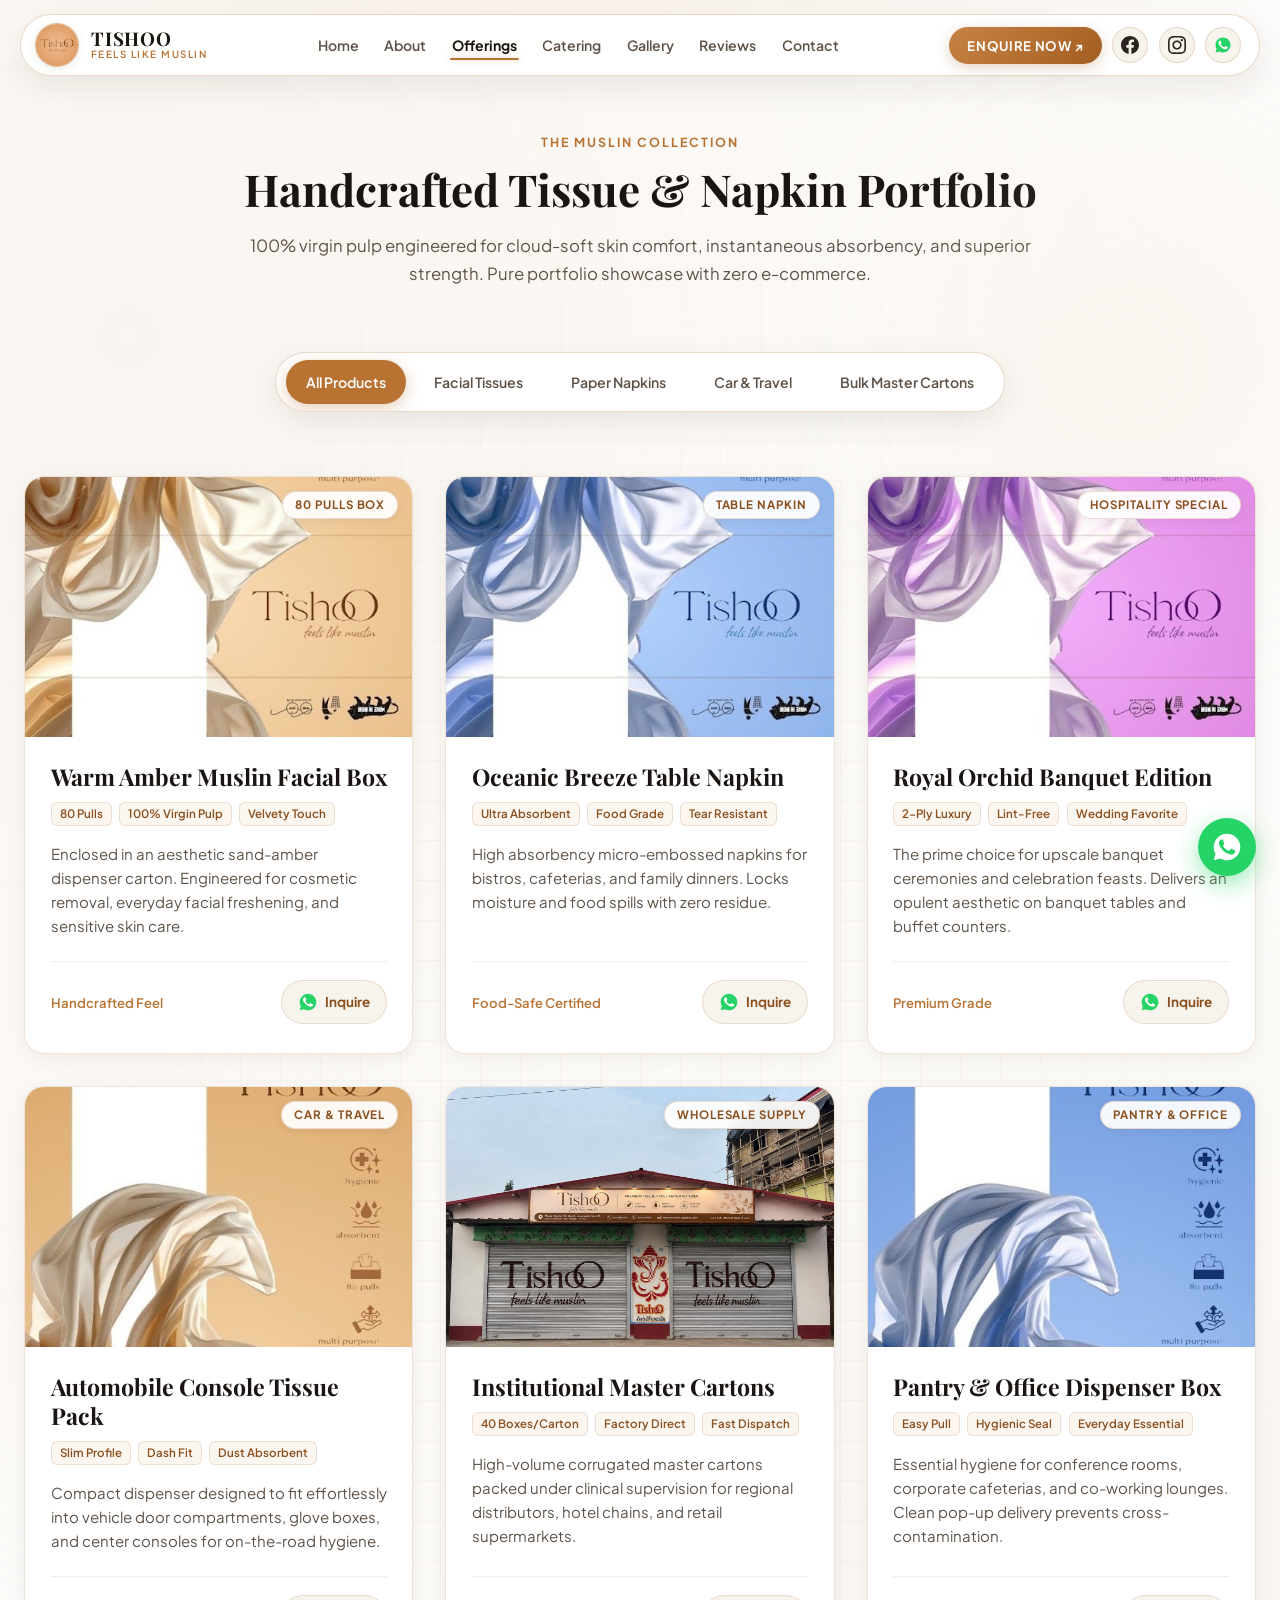
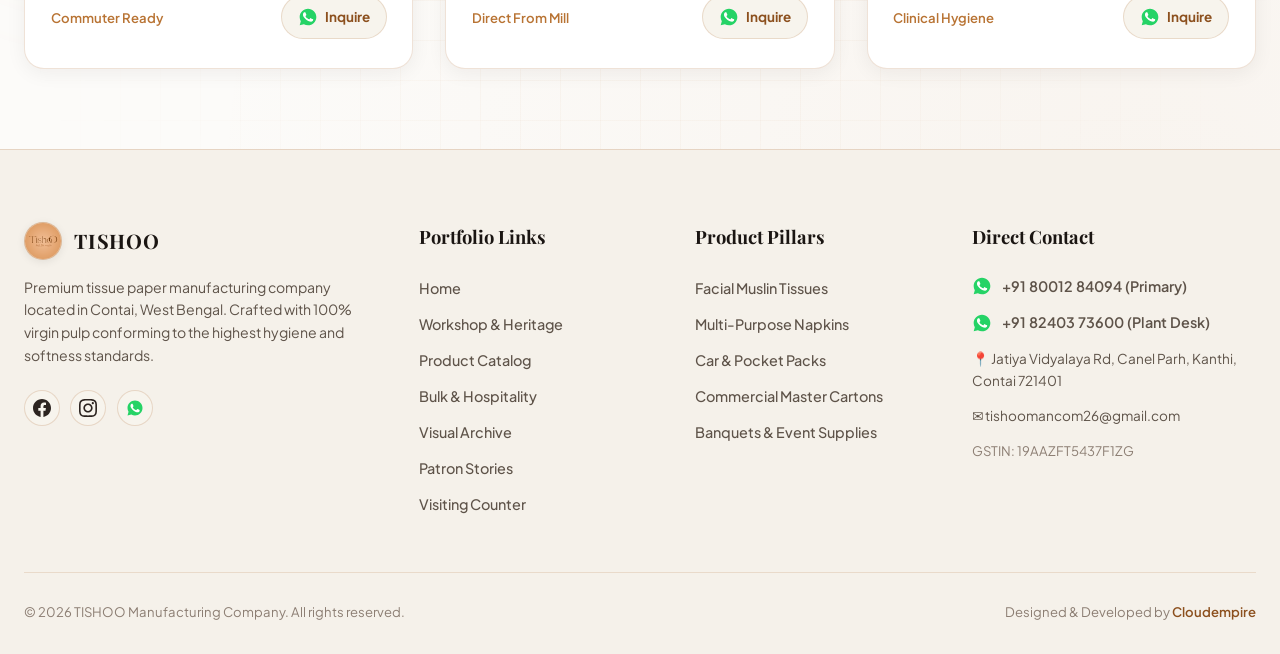
<file: offerings.html>
<!DOCTYPE html>
<html lang="en">
<head>
  <meta charset="UTF-8">
  <meta name="viewport" content="width=device-width, initial-scale=1.0">
  <title>Offerings | TISHOO - Feels Like Muslin</title>
  <meta name="description" content="TISHOO Manufacturing Company - Premium Tissue Paper & Napkin Manufacturer in Contai, West Bengal. Soft & Gentle, Highly Absorbent, Hygienic & Safe.">
  
  <!-- Multi-Resolution Favicon Suite -->
  <link rel="icon" type="image/svg+xml" href="assets/images/favicon.svg">
  <link rel="icon" type="image/png" sizes="32x32" href="assets/images/favicon-32x32.png">
  <link rel="shortcut icon" href="assets/images/favicon.ico">
  <link rel="apple-touch-icon" sizes="180x180" href="assets/images/apple-touch-icon.png">

  <!-- Google Fonts -->
  <link rel="preconnect" href="https://fonts.googleapis.com">
  <link rel="preconnect" href="https://fonts.gstatic.com" crossorigin>
  <link href="https://fonts.googleapis.com/css2?family=Caveat:wght@600&family=Playfair+Display:ital,wght@0,600;0,700;1,500&family=Plus+Jakarta+Sans:wght@400;500;600;700&display=swap" rel="stylesheet">

  <link rel="stylesheet" href="style.css">
</head>
<body>
  <!-- Ambient Glow & Subtle Weave Grid -->
  <div class="abstract-bg-container">
    <div class="abstract-orb abstract-orb-1"></div>
    <div class="abstract-orb abstract-orb-2"></div>
    <div class="abstract-tech-grid"></div>
  </div>

  <!-- TheDivine Floating Pill Navbar (Clean Frosted Glass & Gold Accent) -->
  <header class="site-header">
    <div class="header-inner">
      <a href="index.html" class="site-brand">
        <div class="brand-emblem">
          <img src="assets/images/logo.png" alt="TISHOO Brand Emblem" width="44" height="44">
        </div>
        <div class="brand-text">
          <span class="brand-title">TISHOO</span>
          <span class="brand-sub">Feels Like Muslin</span>
        </div>
      </a>

      <nav>
        <ul class="nav-links">
          <li><a href="index.html" class="nav-link ">Home</a></li>
          <li><a href="about.html" class="nav-link ">About</a></li>
          <li><a href="offerings.html" class="nav-link active">Offerings</a></li>
          <li><a href="catering.html" class="nav-link ">Catering</a></li>
          <li><a href="gallery.html" class="nav-link ">Gallery</a></li>
          <li><a href="reviews.html" class="nav-link ">Reviews</a></li>
          <li><a href="contact.html" class="nav-link ">Contact</a></li>
        </ul>
      </nav>

      <div class="header-actions">
        <a href="https://wa.me/918001284094?text=Namaste%20Tishoo!%20I%20would%20like%20to%20enquire%20about%20your%20products." class="btn-cta-pill" target="_blank" rel="noopener">ENQUIRE NOW ↗</a>
        <a href="https://www.facebook.com/people/Tishoo-Manufacturing-Company/61588180570720/" class="social-circle-btn" target="_blank" rel="noopener" aria-label="Facebook">
          <svg width="18" height="18" viewBox="0 0 24 24" fill="currentColor">
  <path d="M24 12.073c0-6.627-5.373-12-12-12s-12 5.373-12 12c0 5.99 4.388 10.954 10.125 11.854v-8.385H7.078v-3.47h3.047V9.43c0-3.007 1.792-4.669 4.533-4.669 1.312 0 2.686.235 2.686.235v2.953H15.83c-1.491 0-1.956.925-1.956 1.874v2.25h3.328l-.532 3.47h-2.796v8.385C19.612 23.027 24 18.062 24 12.073z"/>
</svg>
        </a>
        <a href="https://www.instagram.com/tishoo2026/" class="social-circle-btn" target="_blank" rel="noopener" aria-label="Instagram">
          <svg width="18" height="18" viewBox="0 0 24 24" fill="currentColor">
  <path d="M12 2.163c3.204 0 3.584.012 4.85.07 3.252.148 4.771 1.691 4.919 4.919.058 1.265.069 1.645.069 4.849 0 3.205-.012 3.584-.069 4.849-.149 3.225-1.664 4.771-4.919 4.919-1.266.058-1.644.07-4.85.07-3.204 0-3.584-.012-4.849-.07-3.26-.149-4.771-1.699-4.919-4.92-.058-1.265-.07-1.644-.07-4.849 0-3.204.013-3.583.07-4.849.149-3.227 1.664-4.771 4.919-4.919 1.266-.057 1.645-.069 4.849-.069zm0-2.163c-3.259 0-3.667.014-4.947.072-4.358.2-6.78 2.618-6.98 6.98-.059 1.281-.073 1.689-.073 4.948 0 3.259.014 3.668.072 4.948.2 4.358 2.618 6.78 6.98 6.98 1.281.058 1.689.072 4.948.072 3.259 0 3.668-.014 4.948-.072 4.354-.2 6.782-2.618 6.979-6.98.059-1.28.073-1.689.073-4.948 0-3.259-.014-3.667-.072-4.947-.196-4.354-2.617-6.78-6.979-6.98-1.281-.059-1.69-.073-4.949-.073zm0 5.838c-3.403 0-6.162 2.759-6.162 6.162s2.759 6.163 6.162 6.163 6.162-2.759 6.162-6.163c0-3.403-2.759-6.162-6.162-6.162zm0 10.162c-2.209 0-4-1.79-4-4 0-2.209 1.791-4 4-4s4 1.791 4 4c0 2.21-1.791 4-4 4zm6.406-11.845c-.796 0-1.441.645-1.441 1.44s.645 1.44 1.441 1.44c.795 0 1.439-.645 1.439-1.44s-.644-1.44-1.439-1.44z"/>
</svg>
        </a>
        <a href="https://wa.me/918001284094" class="social-circle-btn" target="_blank" rel="noopener" aria-label="WhatsApp">
          <svg width="20" height="20" viewBox="0 0 24 24" fill="none" xmlns="http://www.w3.org/2000/svg">
  <path fill-rule="evenodd" clip-rule="evenodd" d="M12 2C6.48 2 2 6.48 2 12C2 13.85 2.5 15.58 3.37 17.07L2.05 21.95L7.07 20.65C8.52 21.51 10.2 22 12 22C17.52 22 22 17.52 22 12C22 6.48 17.52 2 12 2Z" fill="#25D366"/>
  <path d="M17.47 14.38C17.17 14.23 15.69 13.5 15.42 13.4C15.14 13.3 14.94 13.25 14.74 13.55C14.54 13.85 13.97 14.53 13.8 14.73C13.63 14.93 13.46 14.95 13.16 14.8C12.86 14.65 11.9 14.34 10.76 13.32C9.88 12.53 9.28 11.55 9.11 11.25C8.94 10.95 9.09 10.79 9.24 10.64C9.38 10.5 9.54 10.29 9.69 10.12C9.84 9.95 9.89 9.82 9.99 9.62C10.09 9.42 10.04 9.25 9.97 9.1C9.89 8.95 9.29 7.48 9.04 6.88C8.8 6.3 8.56 6.38 8.38 6.37C8.21 6.36 8.01 6.36 7.81 6.36C7.61 6.36 7.29 6.43 7.01 6.73C6.74 7.03 5.96 7.76 5.96 9.24C5.96 10.72 7.04 12.14 7.19 12.34C7.34 12.54 9.31 15.58 12.33 16.88C13.05 17.19 13.61 17.38 14.05 17.52C14.77 17.75 15.43 17.72 15.95 17.64C16.53 17.55 17.74 16.9 17.99 16.2C18.24 15.5 18.24 14.9 18.17 14.78C18.09 14.65 17.89 14.58 17.59 14.43L17.47 14.38Z" fill="#FFFFFF"/>
</svg>
        </a>
        <button class="mobile-toggle" aria-label="Toggle Navigation">☰</button>
      </div>
    </div>
  </header>

  <div class="subpage-banner">
    <div class="shell">
      <span class="section-kicker">The Muslin Collection</span>
      <h1 class="section-title">Handcrafted Tissue &amp; Napkin Portfolio</h1>
      <p class="section-desc">
        100% virgin pulp engineered for cloud-soft skin comfort, instantaneous absorbency, and superior strength. Pure portfolio showcase with zero e-commerce.
      </p>
    </div>
  </div>

  <!-- TheDivine Sticky Floating Tab Filter Rail (flex-wrap: nowrap; horizontal scrolling on mobile) -->
  <div class="filter-rail-wrapper">
    <div class="portfolio-filter">
      <button class="filter-btn active" data-filter="all">All Products</button>
      <button class="filter-btn" data-filter="facial">Facial Tissues</button>
      <button class="filter-btn" data-filter="napkin">Paper Napkins</button>
      <button class="filter-btn" data-filter="car">Car &amp; Travel</button>
      <button class="filter-btn" data-filter="bulk">Bulk Master Cartons</button>
    </div>
  </div>

  <section class="section" style="padding-top: 1rem;">
    <div class="portfolio-grid">
      <!-- Item 1 -->
      <div class="portfolio-card" data-category="facial all">
        <div class="card-media-wrap">
          <img src="assets/images/packaging-warm-amber.jpg" alt="Warm Amber Muslin Facial Box" loading="lazy">
          <span class="card-tag">80 Pulls Box</span>
        </div>
        <div class="card-body">
          <h3 class="card-title">Warm Amber Muslin Facial Box</h3>
          <div class="card-spec-pills">
            <span class="spec-pill">80 Pulls</span>
            <span class="spec-pill">100% Virgin Pulp</span>
            <span class="spec-pill">Velvety Touch</span>
          </div>
          <p class="card-desc">
            Enclosed in an aesthetic sand-amber dispenser carton. Engineered for cosmetic removal, everyday facial freshening, and sensitive skin care.
          </p>
          <div class="card-footer">
            <span style="font-size: 0.82rem; font-weight: 600; color: var(--color-accent);">Handcrafted Feel</span>
            <a href="https://wa.me/918001284094?text=Namaste%20Tishoo!%20I%20would%20like%20to%20inquire%20about%20Warm%20Amber%20Muslin%20Facial%20Boxes." class="btn-card-inquire" target="_blank" rel="noopener">
              <svg width="20" height="20" viewBox="0 0 24 24" fill="none" xmlns="http://www.w3.org/2000/svg">
  <path fill-rule="evenodd" clip-rule="evenodd" d="M12 2C6.48 2 2 6.48 2 12C2 13.85 2.5 15.58 3.37 17.07L2.05 21.95L7.07 20.65C8.52 21.51 10.2 22 12 22C17.52 22 22 17.52 22 12C22 6.48 17.52 2 12 2Z" fill="#25D366"/>
  <path d="M17.47 14.38C17.17 14.23 15.69 13.5 15.42 13.4C15.14 13.3 14.94 13.25 14.74 13.55C14.54 13.85 13.97 14.53 13.8 14.73C13.63 14.93 13.46 14.95 13.16 14.8C12.86 14.65 11.9 14.34 10.76 13.32C9.88 12.53 9.28 11.55 9.11 11.25C8.94 10.95 9.09 10.79 9.24 10.64C9.38 10.5 9.54 10.29 9.69 10.12C9.84 9.95 9.89 9.82 9.99 9.62C10.09 9.42 10.04 9.25 9.97 9.1C9.89 8.95 9.29 7.48 9.04 6.88C8.8 6.3 8.56 6.38 8.38 6.37C8.21 6.36 8.01 6.36 7.81 6.36C7.61 6.36 7.29 6.43 7.01 6.73C6.74 7.03 5.96 7.76 5.96 9.24C5.96 10.72 7.04 12.14 7.19 12.34C7.34 12.54 9.31 15.58 12.33 16.88C13.05 17.19 13.61 17.38 14.05 17.52C14.77 17.75 15.43 17.72 15.95 17.64C16.53 17.55 17.74 16.9 17.99 16.2C18.24 15.5 18.24 14.9 18.17 14.78C18.09 14.65 17.89 14.58 17.59 14.43L17.47 14.38Z" fill="#FFFFFF"/>
</svg>
              <span>Inquire</span>
            </a>
          </div>
        </div>
      </div>

      <!-- Item 2 -->
      <div class="portfolio-card" data-category="napkin all">
        <div class="card-media-wrap">
          <img src="assets/images/packaging-oceanic-blue.jpg" alt="Oceanic Breeze Table Napkin" loading="lazy">
          <span class="card-tag">Table Napkin</span>
        </div>
        <div class="card-body">
          <h3 class="card-title">Oceanic Breeze Table Napkin</h3>
          <div class="card-spec-pills">
            <span class="spec-pill">Ultra Absorbent</span>
            <span class="spec-pill">Food Grade</span>
            <span class="spec-pill">Tear Resistant</span>
          </div>
          <p class="card-desc">
            High absorbency micro-embossed napkins for bistros, cafeterias, and family dinners. Locks moisture and food spills with zero residue.
          </p>
          <div class="card-footer">
            <span style="font-size: 0.82rem; font-weight: 600; color: var(--color-accent);">Food-Safe Certified</span>
            <a href="https://wa.me/918001284094?text=Namaste%20Tishoo!%20I%20would%20like%20to%20inquire%20about%20Oceanic%20Breeze%20Table%20Napkins." class="btn-card-inquire" target="_blank" rel="noopener">
              <svg width="20" height="20" viewBox="0 0 24 24" fill="none" xmlns="http://www.w3.org/2000/svg">
  <path fill-rule="evenodd" clip-rule="evenodd" d="M12 2C6.48 2 2 6.48 2 12C2 13.85 2.5 15.58 3.37 17.07L2.05 21.95L7.07 20.65C8.52 21.51 10.2 22 12 22C17.52 22 22 17.52 22 12C22 6.48 17.52 2 12 2Z" fill="#25D366"/>
  <path d="M17.47 14.38C17.17 14.23 15.69 13.5 15.42 13.4C15.14 13.3 14.94 13.25 14.74 13.55C14.54 13.85 13.97 14.53 13.8 14.73C13.63 14.93 13.46 14.95 13.16 14.8C12.86 14.65 11.9 14.34 10.76 13.32C9.88 12.53 9.28 11.55 9.11 11.25C8.94 10.95 9.09 10.79 9.24 10.64C9.38 10.5 9.54 10.29 9.69 10.12C9.84 9.95 9.89 9.82 9.99 9.62C10.09 9.42 10.04 9.25 9.97 9.1C9.89 8.95 9.29 7.48 9.04 6.88C8.8 6.3 8.56 6.38 8.38 6.37C8.21 6.36 8.01 6.36 7.81 6.36C7.61 6.36 7.29 6.43 7.01 6.73C6.74 7.03 5.96 7.76 5.96 9.24C5.96 10.72 7.04 12.14 7.19 12.34C7.34 12.54 9.31 15.58 12.33 16.88C13.05 17.19 13.61 17.38 14.05 17.52C14.77 17.75 15.43 17.72 15.95 17.64C16.53 17.55 17.74 16.9 17.99 16.2C18.24 15.5 18.24 14.9 18.17 14.78C18.09 14.65 17.89 14.58 17.59 14.43L17.47 14.38Z" fill="#FFFFFF"/>
</svg>
              <span>Inquire</span>
            </a>
          </div>
        </div>
      </div>

      <!-- Item 3 -->
      <div class="portfolio-card" data-category="bulk all">
        <div class="card-media-wrap">
          <img src="assets/images/packaging-orchid-pink.jpg" alt="Royal Orchid Banquet Edition" loading="lazy">
          <span class="card-tag">Hospitality Special</span>
        </div>
        <div class="card-body">
          <h3 class="card-title">Royal Orchid Banquet Edition</h3>
          <div class="card-spec-pills">
            <span class="spec-pill">2-Ply Luxury</span>
            <span class="spec-pill">Lint-Free</span>
            <span class="spec-pill">Wedding Favorite</span>
          </div>
          <p class="card-desc">
            The prime choice for upscale banquet ceremonies and celebration feasts. Delivers an opulent aesthetic on banquet tables and buffet counters.
          </p>
          <div class="card-footer">
            <span style="font-size: 0.82rem; font-weight: 600; color: var(--color-accent);">Premium Grade</span>
            <a href="https://wa.me/918001284094?text=Namaste%20Tishoo!%20I%20would%20like%20to%20inquire%20about%20Royal%20Orchid%20Banquet%20Editions." class="btn-card-inquire" target="_blank" rel="noopener">
              <svg width="20" height="20" viewBox="0 0 24 24" fill="none" xmlns="http://www.w3.org/2000/svg">
  <path fill-rule="evenodd" clip-rule="evenodd" d="M12 2C6.48 2 2 6.48 2 12C2 13.85 2.5 15.58 3.37 17.07L2.05 21.95L7.07 20.65C8.52 21.51 10.2 22 12 22C17.52 22 22 17.52 22 12C22 6.48 17.52 2 12 2Z" fill="#25D366"/>
  <path d="M17.47 14.38C17.17 14.23 15.69 13.5 15.42 13.4C15.14 13.3 14.94 13.25 14.74 13.55C14.54 13.85 13.97 14.53 13.8 14.73C13.63 14.93 13.46 14.95 13.16 14.8C12.86 14.65 11.9 14.34 10.76 13.32C9.88 12.53 9.28 11.55 9.11 11.25C8.94 10.95 9.09 10.79 9.24 10.64C9.38 10.5 9.54 10.29 9.69 10.12C9.84 9.95 9.89 9.82 9.99 9.62C10.09 9.42 10.04 9.25 9.97 9.1C9.89 8.95 9.29 7.48 9.04 6.88C8.8 6.3 8.56 6.38 8.38 6.37C8.21 6.36 8.01 6.36 7.81 6.36C7.61 6.36 7.29 6.43 7.01 6.73C6.74 7.03 5.96 7.76 5.96 9.24C5.96 10.72 7.04 12.14 7.19 12.34C7.34 12.54 9.31 15.58 12.33 16.88C13.05 17.19 13.61 17.38 14.05 17.52C14.77 17.75 15.43 17.72 15.95 17.64C16.53 17.55 17.74 16.9 17.99 16.2C18.24 15.5 18.24 14.9 18.17 14.78C18.09 14.65 17.89 14.58 17.59 14.43L17.47 14.38Z" fill="#FFFFFF"/>
</svg>
              <span>Inquire</span>
            </a>
          </div>
        </div>
      </div>

      <!-- Item 4 -->
      <div class="portfolio-card" data-category="car all">
        <div class="card-media-wrap">
          <img src="assets/images/product-amber-box.jpg" alt="Automobile Console Tissue Pack" loading="lazy">
          <span class="card-tag">Car &amp; Travel</span>
        </div>
        <div class="card-body">
          <h3 class="card-title">Automobile Console Tissue Pack</h3>
          <div class="card-spec-pills">
            <span class="spec-pill">Slim Profile</span>
            <span class="spec-pill">Dash Fit</span>
            <span class="spec-pill">Dust Absorbent</span>
          </div>
          <p class="card-desc">
            Compact dispenser designed to fit effortlessly into vehicle door compartments, glove boxes, and center consoles for on-the-road hygiene.
          </p>
          <div class="card-footer">
            <span style="font-size: 0.82rem; font-weight: 600; color: var(--color-accent);">Commuter Ready</span>
            <a href="https://wa.me/918001284094?text=Namaste%20Tishoo!%20I%20would%20like%20to%20inquire%20about%20Car%20and%20Travel%20Packs." class="btn-card-inquire" target="_blank" rel="noopener">
              <svg width="20" height="20" viewBox="0 0 24 24" fill="none" xmlns="http://www.w3.org/2000/svg">
  <path fill-rule="evenodd" clip-rule="evenodd" d="M12 2C6.48 2 2 6.48 2 12C2 13.85 2.5 15.58 3.37 17.07L2.05 21.95L7.07 20.65C8.52 21.51 10.2 22 12 22C17.52 22 22 17.52 22 12C22 6.48 17.52 2 12 2Z" fill="#25D366"/>
  <path d="M17.47 14.38C17.17 14.23 15.69 13.5 15.42 13.4C15.14 13.3 14.94 13.25 14.74 13.55C14.54 13.85 13.97 14.53 13.8 14.73C13.63 14.93 13.46 14.95 13.16 14.8C12.86 14.65 11.9 14.34 10.76 13.32C9.88 12.53 9.28 11.55 9.11 11.25C8.94 10.95 9.09 10.79 9.24 10.64C9.38 10.5 9.54 10.29 9.69 10.12C9.84 9.95 9.89 9.82 9.99 9.62C10.09 9.42 10.04 9.25 9.97 9.1C9.89 8.95 9.29 7.48 9.04 6.88C8.8 6.3 8.56 6.38 8.38 6.37C8.21 6.36 8.01 6.36 7.81 6.36C7.61 6.36 7.29 6.43 7.01 6.73C6.74 7.03 5.96 7.76 5.96 9.24C5.96 10.72 7.04 12.14 7.19 12.34C7.34 12.54 9.31 15.58 12.33 16.88C13.05 17.19 13.61 17.38 14.05 17.52C14.77 17.75 15.43 17.72 15.95 17.64C16.53 17.55 17.74 16.9 17.99 16.2C18.24 15.5 18.24 14.9 18.17 14.78C18.09 14.65 17.89 14.58 17.59 14.43L17.47 14.38Z" fill="#FFFFFF"/>
</svg>
              <span>Inquire</span>
            </a>
          </div>
        </div>
      </div>

      <!-- Item 5 -->
      <div class="portfolio-card" data-category="bulk all">
        <div class="card-media-wrap">
          <img src="assets/images/storefront-facade.jpg" alt="Institutional Wholesale Master Cartons" loading="lazy">
          <span class="card-tag">Wholesale Supply</span>
        </div>
        <div class="card-body">
          <h3 class="card-title">Institutional Master Cartons</h3>
          <div class="card-spec-pills">
            <span class="spec-pill">40 Boxes/Carton</span>
            <span class="spec-pill">Factory Direct</span>
            <span class="spec-pill">Fast Dispatch</span>
          </div>
          <p class="card-desc">
            High-volume corrugated master cartons packed under clinical supervision for regional distributors, hotel chains, and retail supermarkets.
          </p>
          <div class="card-footer">
            <span style="font-size: 0.82rem; font-weight: 600; color: var(--color-accent);">Direct From Mill</span>
            <a href="https://wa.me/918001284094?text=Namaste%20Tishoo!%20I%20would%20like%20to%20inquire%20about%20Institutional%20Master%20Carton%20Supply." class="btn-card-inquire" target="_blank" rel="noopener">
              <svg width="20" height="20" viewBox="0 0 24 24" fill="none" xmlns="http://www.w3.org/2000/svg">
  <path fill-rule="evenodd" clip-rule="evenodd" d="M12 2C6.48 2 2 6.48 2 12C2 13.85 2.5 15.58 3.37 17.07L2.05 21.95L7.07 20.65C8.52 21.51 10.2 22 12 22C17.52 22 22 17.52 22 12C22 6.48 17.52 2 12 2Z" fill="#25D366"/>
  <path d="M17.47 14.38C17.17 14.23 15.69 13.5 15.42 13.4C15.14 13.3 14.94 13.25 14.74 13.55C14.54 13.85 13.97 14.53 13.8 14.73C13.63 14.93 13.46 14.95 13.16 14.8C12.86 14.65 11.9 14.34 10.76 13.32C9.88 12.53 9.28 11.55 9.11 11.25C8.94 10.95 9.09 10.79 9.24 10.64C9.38 10.5 9.54 10.29 9.69 10.12C9.84 9.95 9.89 9.82 9.99 9.62C10.09 9.42 10.04 9.25 9.97 9.1C9.89 8.95 9.29 7.48 9.04 6.88C8.8 6.3 8.56 6.38 8.38 6.37C8.21 6.36 8.01 6.36 7.81 6.36C7.61 6.36 7.29 6.43 7.01 6.73C6.74 7.03 5.96 7.76 5.96 9.24C5.96 10.72 7.04 12.14 7.19 12.34C7.34 12.54 9.31 15.58 12.33 16.88C13.05 17.19 13.61 17.38 14.05 17.52C14.77 17.75 15.43 17.72 15.95 17.64C16.53 17.55 17.74 16.9 17.99 16.2C18.24 15.5 18.24 14.9 18.17 14.78C18.09 14.65 17.89 14.58 17.59 14.43L17.47 14.38Z" fill="#FFFFFF"/>
</svg>
              <span>Inquire</span>
            </a>
          </div>
        </div>
      </div>

      <!-- Item 6 -->
      <div class="portfolio-card" data-category="napkin all">
        <div class="card-media-wrap">
          <img src="assets/images/product-blue-box.jpg" alt="Picnic & Pantry Dispenser Box" loading="lazy">
          <span class="card-tag">Pantry &amp; Office</span>
        </div>
        <div class="card-body">
          <h3 class="card-title">Pantry &amp; Office Dispenser Box</h3>
          <div class="card-spec-pills">
            <span class="spec-pill">Easy Pull</span>
            <span class="spec-pill">Hygienic Seal</span>
            <span class="spec-pill">Everyday Essential</span>
          </div>
          <p class="card-desc">
            Essential hygiene for conference rooms, corporate cafeterias, and co-working lounges. Clean pop-up delivery prevents cross-contamination.
          </p>
          <div class="card-footer">
            <span style="font-size: 0.82rem; font-weight: 600; color: var(--color-accent);">Clinical Hygiene</span>
            <a href="https://wa.me/918001284094?text=Namaste%20Tishoo!%20I%20would%20like%20to%20inquire%20about%20Pantry%20and%20Office%20Packs." class="btn-card-inquire" target="_blank" rel="noopener">
              <svg width="20" height="20" viewBox="0 0 24 24" fill="none" xmlns="http://www.w3.org/2000/svg">
  <path fill-rule="evenodd" clip-rule="evenodd" d="M12 2C6.48 2 2 6.48 2 12C2 13.85 2.5 15.58 3.37 17.07L2.05 21.95L7.07 20.65C8.52 21.51 10.2 22 12 22C17.52 22 22 17.52 22 12C22 6.48 17.52 2 12 2Z" fill="#25D366"/>
  <path d="M17.47 14.38C17.17 14.23 15.69 13.5 15.42 13.4C15.14 13.3 14.94 13.25 14.74 13.55C14.54 13.85 13.97 14.53 13.8 14.73C13.63 14.93 13.46 14.95 13.16 14.8C12.86 14.65 11.9 14.34 10.76 13.32C9.88 12.53 9.28 11.55 9.11 11.25C8.94 10.95 9.09 10.79 9.24 10.64C9.38 10.5 9.54 10.29 9.69 10.12C9.84 9.95 9.89 9.82 9.99 9.62C10.09 9.42 10.04 9.25 9.97 9.1C9.89 8.95 9.29 7.48 9.04 6.88C8.8 6.3 8.56 6.38 8.38 6.37C8.21 6.36 8.01 6.36 7.81 6.36C7.61 6.36 7.29 6.43 7.01 6.73C6.74 7.03 5.96 7.76 5.96 9.24C5.96 10.72 7.04 12.14 7.19 12.34C7.34 12.54 9.31 15.58 12.33 16.88C13.05 17.19 13.61 17.38 14.05 17.52C14.77 17.75 15.43 17.72 15.95 17.64C16.53 17.55 17.74 16.9 17.99 16.2C18.24 15.5 18.24 14.9 18.17 14.78C18.09 14.65 17.89 14.58 17.59 14.43L17.47 14.38Z" fill="#FFFFFF"/>
</svg>
              <span>Inquire</span>
            </a>
          </div>
        </div>
      </div>
    </div>
  </section>

  <!-- Floating WhatsApp High-Contrast Pill -->
  <a href="https://wa.me/918001284094?text=Namaste%20Tishoo!%20I%20am%20visiting%20your%20website%20and%20would%20like%20to%20connect." class="floating-wa-btn" target="_blank" rel="noopener" aria-label="Chat on WhatsApp">
    <svg width="22" height="22" viewBox="0 0 24 24" fill="none" xmlns="http://www.w3.org/2000/svg">
  <path fill-rule="evenodd" clip-rule="evenodd" d="M12 2C6.48 2 2 6.48 2 12C2 13.85 2.5 15.58 3.37 17.07L2.05 21.95L7.07 20.65C8.52 21.51 10.2 22 12 22C17.52 22 22 17.52 22 12C22 6.48 17.52 2 12 2Z" fill="#FFFFFF"/>
  <path d="M17.47 14.38C17.17 14.23 15.69 13.5 15.42 13.4C15.14 13.3 14.94 13.25 14.74 13.55C14.54 13.85 13.97 14.53 13.8 14.73C13.63 14.93 13.46 14.95 13.16 14.8C12.86 14.65 11.9 14.34 10.76 13.32C9.88 12.53 9.28 11.55 9.11 11.25C8.94 10.95 9.09 10.79 9.24 10.64C9.38 10.5 9.54 10.29 9.69 10.12C9.84 9.95 9.89 9.82 9.99 9.62C10.09 9.42 10.04 9.25 9.97 9.1C9.89 8.95 9.29 7.48 9.04 6.88C8.8 6.3 8.56 6.38 8.38 6.37C8.21 6.36 8.01 6.36 7.81 6.36C7.61 6.36 7.29 6.43 7.01 6.73C6.74 7.03 5.96 7.76 5.96 9.24C5.96 10.72 7.04 12.14 7.19 12.34C7.34 12.54 9.31 15.58 12.33 16.88C13.05 17.19 13.61 17.38 14.05 17.52C14.77 17.75 15.43 17.72 15.95 17.64C16.53 17.55 17.74 16.9 17.99 16.2C18.24 15.5 18.24 14.9 18.17 14.78C18.09 14.65 17.89 14.58 17.59 14.43L17.47 14.38Z" fill="#25D366"/>
</svg>
  </a>

  <!-- Site Footer (Clean Porcelain & Ivory) -->
  <footer class="site-footer">
    <div class="footer-inner">
      <div class="footer-col">
        <a href="index.html" class="footer-brand">
          <div class="brand-emblem" style="width: 38px; height: 38px;">
            <img src="assets/images/logo.png" alt="TISHOO Emblem" width="38" height="38">
          </div>
          <span class="brand-title" style="font-size: 1.25rem;">TISHOO</span>
        </a>
        <p class="footer-tagline">
          Premium tissue paper manufacturing company located in Contai, West Bengal. Crafted with 100% virgin pulp conforming to the highest hygiene and softness standards.
        </p>
        <div style="display: flex; gap: 0.65rem; margin-top: 0.5rem;">
          <a href="https://www.facebook.com/people/Tishoo-Manufacturing-Company/61588180570720/" class="social-circle-btn" target="_blank" rel="noopener" aria-label="Facebook">
            <svg width="18" height="18" viewBox="0 0 24 24" fill="currentColor">
  <path d="M24 12.073c0-6.627-5.373-12-12-12s-12 5.373-12 12c0 5.99 4.388 10.954 10.125 11.854v-8.385H7.078v-3.47h3.047V9.43c0-3.007 1.792-4.669 4.533-4.669 1.312 0 2.686.235 2.686.235v2.953H15.83c-1.491 0-1.956.925-1.956 1.874v2.25h3.328l-.532 3.47h-2.796v8.385C19.612 23.027 24 18.062 24 12.073z"/>
</svg>
          </a>
          <a href="https://www.instagram.com/tishoo2026/" class="social-circle-btn" target="_blank" rel="noopener" aria-label="Instagram">
            <svg width="18" height="18" viewBox="0 0 24 24" fill="currentColor">
  <path d="M12 2.163c3.204 0 3.584.012 4.85.07 3.252.148 4.771 1.691 4.919 4.919.058 1.265.069 1.645.069 4.849 0 3.205-.012 3.584-.069 4.849-.149 3.225-1.664 4.771-4.919 4.919-1.266.058-1.644.07-4.85.07-3.204 0-3.584-.012-4.849-.07-3.26-.149-4.771-1.699-4.919-4.92-.058-1.265-.07-1.644-.07-4.849 0-3.204.013-3.583.07-4.849.149-3.227 1.664-4.771 4.919-4.919 1.266-.057 1.645-.069 4.849-.069zm0-2.163c-3.259 0-3.667.014-4.947.072-4.358.2-6.78 2.618-6.98 6.98-.059 1.281-.073 1.689-.073 4.948 0 3.259.014 3.668.072 4.948.2 4.358 2.618 6.78 6.98 6.98 1.281.058 1.689.072 4.948.072 3.259 0 3.668-.014 4.948-.072 4.354-.2 6.782-2.618 6.979-6.98.059-1.28.073-1.689.073-4.948 0-3.259-.014-3.667-.072-4.947-.196-4.354-2.617-6.78-6.979-6.98-1.281-.059-1.69-.073-4.949-.073zm0 5.838c-3.403 0-6.162 2.759-6.162 6.162s2.759 6.163 6.162 6.163 6.162-2.759 6.162-6.163c0-3.403-2.759-6.162-6.162-6.162zm0 10.162c-2.209 0-4-1.79-4-4 0-2.209 1.791-4 4-4s4 1.791 4 4c0 2.21-1.791 4-4 4zm6.406-11.845c-.796 0-1.441.645-1.441 1.44s.645 1.44 1.441 1.44c.795 0 1.439-.645 1.439-1.44s-.644-1.44-1.439-1.44z"/>
</svg>
          </a>
          <a href="https://wa.me/918001284094" class="social-circle-btn" target="_blank" rel="noopener" aria-label="WhatsApp">
            <svg width="20" height="20" viewBox="0 0 24 24" fill="none" xmlns="http://www.w3.org/2000/svg">
  <path fill-rule="evenodd" clip-rule="evenodd" d="M12 2C6.48 2 2 6.48 2 12C2 13.85 2.5 15.58 3.37 17.07L2.05 21.95L7.07 20.65C8.52 21.51 10.2 22 12 22C17.52 22 22 17.52 22 12C22 6.48 17.52 2 12 2Z" fill="#25D366"/>
  <path d="M17.47 14.38C17.17 14.23 15.69 13.5 15.42 13.4C15.14 13.3 14.94 13.25 14.74 13.55C14.54 13.85 13.97 14.53 13.8 14.73C13.63 14.93 13.46 14.95 13.16 14.8C12.86 14.65 11.9 14.34 10.76 13.32C9.88 12.53 9.28 11.55 9.11 11.25C8.94 10.95 9.09 10.79 9.24 10.64C9.38 10.5 9.54 10.29 9.69 10.12C9.84 9.95 9.89 9.82 9.99 9.62C10.09 9.42 10.04 9.25 9.97 9.1C9.89 8.95 9.29 7.48 9.04 6.88C8.8 6.3 8.56 6.38 8.38 6.37C8.21 6.36 8.01 6.36 7.81 6.36C7.61 6.36 7.29 6.43 7.01 6.73C6.74 7.03 5.96 7.76 5.96 9.24C5.96 10.72 7.04 12.14 7.19 12.34C7.34 12.54 9.31 15.58 12.33 16.88C13.05 17.19 13.61 17.38 14.05 17.52C14.77 17.75 15.43 17.72 15.95 17.64C16.53 17.55 17.74 16.9 17.99 16.2C18.24 15.5 18.24 14.9 18.17 14.78C18.09 14.65 17.89 14.58 17.59 14.43L17.47 14.38Z" fill="#FFFFFF"/>
</svg>
          </a>
        </div>
      </div>

      <div class="footer-col">
        <h4 class="footer-heading">Portfolio Links</h4>
        <ul class="footer-nav">
          <li><a href="index.html">Home</a></li>
          <li><a href="about.html">Workshop & Heritage</a></li>
          <li><a href="offerings.html">Product Catalog</a></li>
          <li><a href="catering.html">Bulk & Hospitality</a></li>
          <li><a href="gallery.html">Visual Archive</a></li>
          <li><a href="reviews.html">Patron Stories</a></li>
          <li><a href="contact.html">Visiting Counter</a></li>
        </ul>
      </div>

      <div class="footer-col">
        <h4 class="footer-heading">Product Pillars</h4>
        <ul class="footer-nav">
          <li><a href="offerings.html">Facial Muslin Tissues</a></li>
          <li><a href="offerings.html">Multi-Purpose Napkins</a></li>
          <li><a href="offerings.html">Car & Pocket Packs</a></li>
          <li><a href="offerings.html">Commercial Master Cartons</a></li>
          <li><a href="catering.html">Banquets & Event Supplies</a></li>
        </ul>
      </div>

      <div class="footer-col">
        <h4 class="footer-heading">Direct Contact</h4>
        <div style="display: flex; flex-direction: column; gap: 0.85rem;">
          <a href="https://wa.me/918001284094" class="footer-contact-item" target="_blank" rel="noopener">
            <svg width="20" height="20" viewBox="0 0 24 24" fill="none" xmlns="http://www.w3.org/2000/svg">
  <path fill-rule="evenodd" clip-rule="evenodd" d="M12 2C6.48 2 2 6.48 2 12C2 13.85 2.5 15.58 3.37 17.07L2.05 21.95L7.07 20.65C8.52 21.51 10.2 22 12 22C17.52 22 22 17.52 22 12C22 6.48 17.52 2 12 2Z" fill="#25D366"/>
  <path d="M17.47 14.38C17.17 14.23 15.69 13.5 15.42 13.4C15.14 13.3 14.94 13.25 14.74 13.55C14.54 13.85 13.97 14.53 13.8 14.73C13.63 14.93 13.46 14.95 13.16 14.8C12.86 14.65 11.9 14.34 10.76 13.32C9.88 12.53 9.28 11.55 9.11 11.25C8.94 10.95 9.09 10.79 9.24 10.64C9.38 10.5 9.54 10.29 9.69 10.12C9.84 9.95 9.89 9.82 9.99 9.62C10.09 9.42 10.04 9.25 9.97 9.1C9.89 8.95 9.29 7.48 9.04 6.88C8.8 6.3 8.56 6.38 8.38 6.37C8.21 6.36 8.01 6.36 7.81 6.36C7.61 6.36 7.29 6.43 7.01 6.73C6.74 7.03 5.96 7.76 5.96 9.24C5.96 10.72 7.04 12.14 7.19 12.34C7.34 12.54 9.31 15.58 12.33 16.88C13.05 17.19 13.61 17.38 14.05 17.52C14.77 17.75 15.43 17.72 15.95 17.64C16.53 17.55 17.74 16.9 17.99 16.2C18.24 15.5 18.24 14.9 18.17 14.78C18.09 14.65 17.89 14.58 17.59 14.43L17.47 14.38Z" fill="#FFFFFF"/>
</svg>
            <span style="font-weight: 600;">+91 80012 84094 (Primary)</span>
          </a>
          <a href="https://wa.me/918240373600" class="footer-contact-item" target="_blank" rel="noopener">
            <svg width="20" height="20" viewBox="0 0 24 24" fill="none" xmlns="http://www.w3.org/2000/svg">
  <path fill-rule="evenodd" clip-rule="evenodd" d="M12 2C6.48 2 2 6.48 2 12C2 13.85 2.5 15.58 3.37 17.07L2.05 21.95L7.07 20.65C8.52 21.51 10.2 22 12 22C17.52 22 22 17.52 22 12C22 6.48 17.52 2 12 2Z" fill="#25D366"/>
  <path d="M17.47 14.38C17.17 14.23 15.69 13.5 15.42 13.4C15.14 13.3 14.94 13.25 14.74 13.55C14.54 13.85 13.97 14.53 13.8 14.73C13.63 14.93 13.46 14.95 13.16 14.8C12.86 14.65 11.9 14.34 10.76 13.32C9.88 12.53 9.28 11.55 9.11 11.25C8.94 10.95 9.09 10.79 9.24 10.64C9.38 10.5 9.54 10.29 9.69 10.12C9.84 9.95 9.89 9.82 9.99 9.62C10.09 9.42 10.04 9.25 9.97 9.1C9.89 8.95 9.29 7.48 9.04 6.88C8.8 6.3 8.56 6.38 8.38 6.37C8.21 6.36 8.01 6.36 7.81 6.36C7.61 6.36 7.29 6.43 7.01 6.73C6.74 7.03 5.96 7.76 5.96 9.24C5.96 10.72 7.04 12.14 7.19 12.34C7.34 12.54 9.31 15.58 12.33 16.88C13.05 17.19 13.61 17.38 14.05 17.52C14.77 17.75 15.43 17.72 15.95 17.64C16.53 17.55 17.74 16.9 17.99 16.2C18.24 15.5 18.24 14.9 18.17 14.78C18.09 14.65 17.89 14.58 17.59 14.43L17.47 14.38Z" fill="#FFFFFF"/>
</svg>
            <span style="font-weight: 600;">+91 82403 73600 (Plant Desk)</span>
          </a>
          <div class="footer-contact-item" style="font-size: 0.85rem;">
            <span>📍 Jatiya Vidyalaya Rd, Canel Parh, Kanthi, Contai 721401</span>
          </div>
          <div class="footer-contact-item" style="font-size: 0.85rem;">
            <span>✉️ tishoomancom26@gmail.com</span>
          </div>
          <div class="footer-contact-item" style="font-size: 0.82rem; color: var(--color-text-dim);">
            <span>GSTIN: 19AAZFT5437F1ZG</span>
          </div>
        </div>
      </div>
    </div>

    <div class="footer-bottom">
      <div>© 2026 TISHOO Manufacturing Company. All rights reserved.</div>
      <div>
        Designed & Developed by <a href="https://cloudempire.tech/" target="_blank" rel="noopener noreferrer">Cloudempire</a>
      </div>
    </div>
  </footer>

  <script src="script.js"></script>
</body>
</html>
</file>
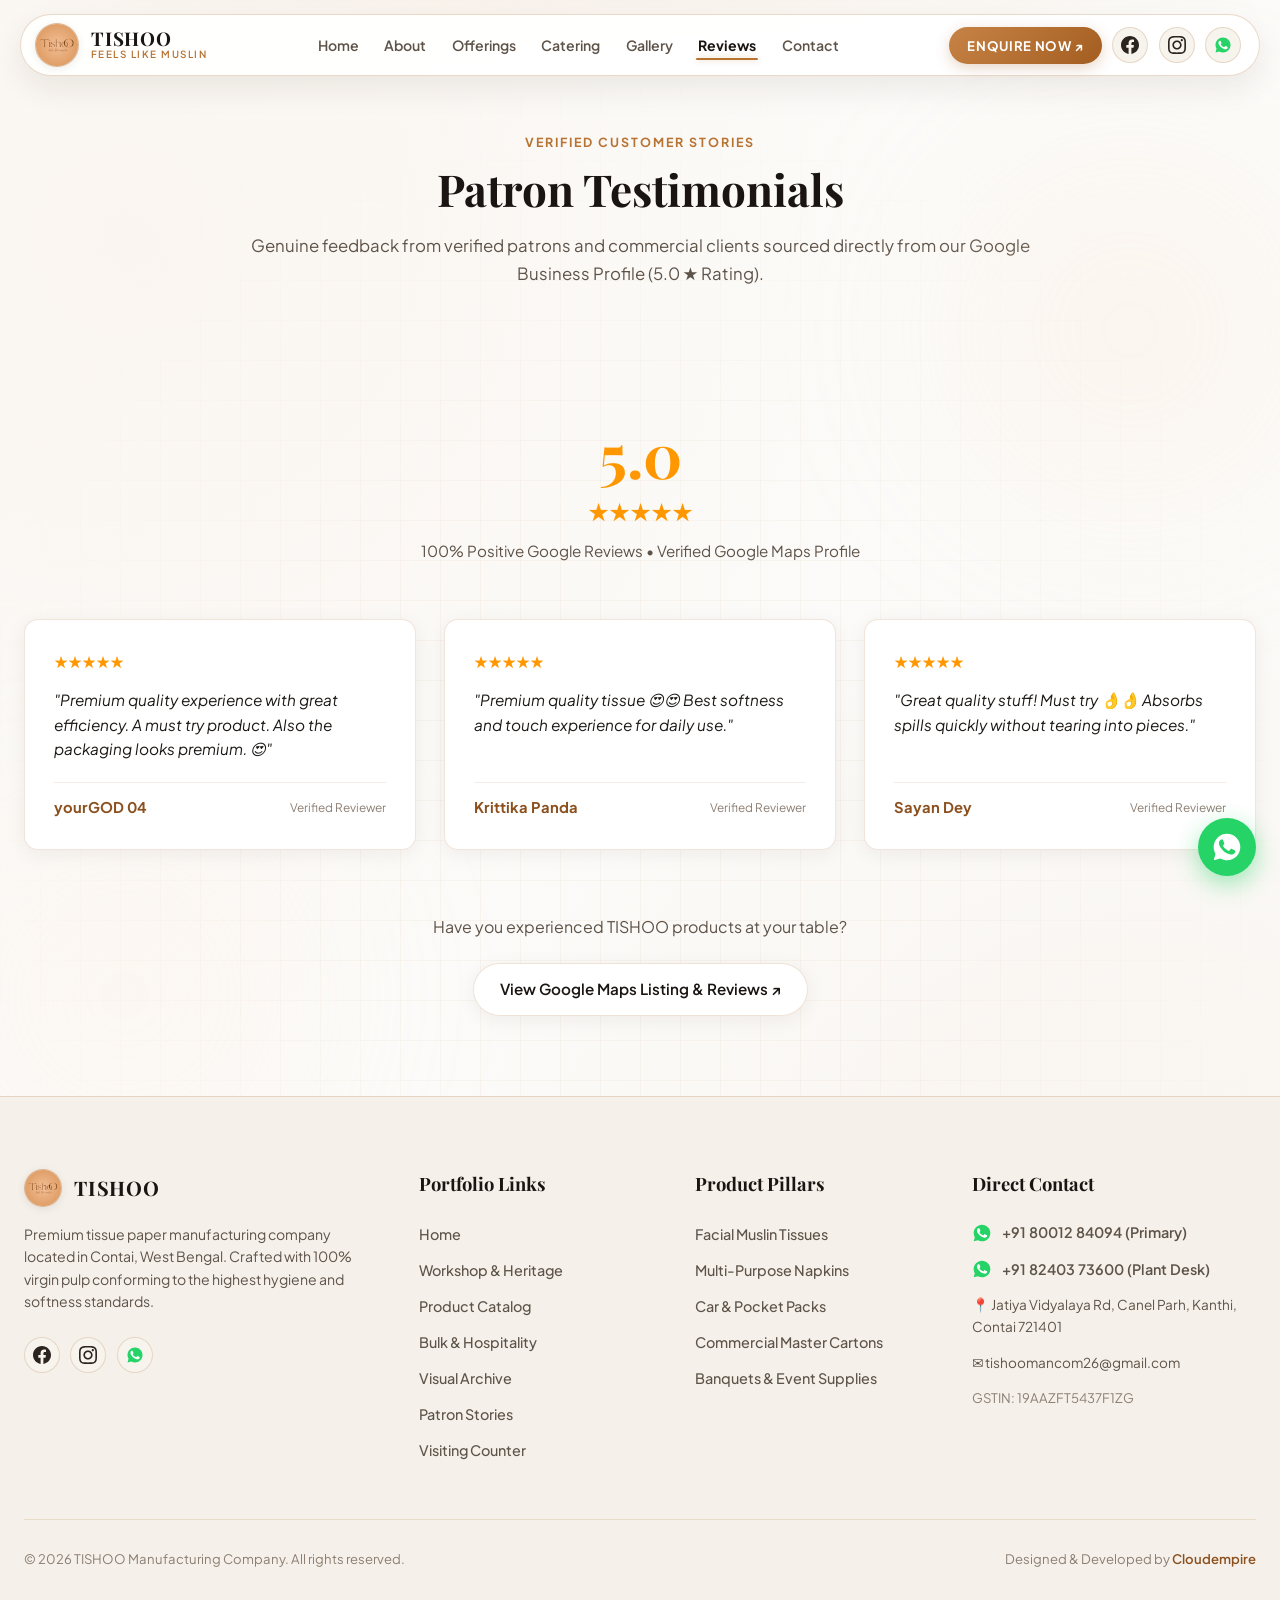
<file: reviews.html>
<!DOCTYPE html>
<html lang="en">
<head>
  <meta charset="UTF-8">
  <meta name="viewport" content="width=device-width, initial-scale=1.0">
  <title>Reviews | TISHOO - Feels Like Muslin</title>
  <meta name="description" content="TISHOO Manufacturing Company - Premium Tissue Paper & Napkin Manufacturer in Contai, West Bengal. Soft & Gentle, Highly Absorbent, Hygienic & Safe.">
  
  <!-- Multi-Resolution Favicon Suite -->
  <link rel="icon" type="image/svg+xml" href="assets/images/favicon.svg">
  <link rel="icon" type="image/png" sizes="32x32" href="assets/images/favicon-32x32.png">
  <link rel="shortcut icon" href="assets/images/favicon.ico">
  <link rel="apple-touch-icon" sizes="180x180" href="assets/images/apple-touch-icon.png">

  <!-- Google Fonts -->
  <link rel="preconnect" href="https://fonts.googleapis.com">
  <link rel="preconnect" href="https://fonts.gstatic.com" crossorigin>
  <link href="https://fonts.googleapis.com/css2?family=Caveat:wght@600&family=Playfair+Display:ital,wght@0,600;0,700;1,500&family=Plus+Jakarta+Sans:wght@400;500;600;700&display=swap" rel="stylesheet">

  <link rel="stylesheet" href="style.css">
</head>
<body>
  <!-- Ambient Glow & Subtle Weave Grid -->
  <div class="abstract-bg-container">
    <div class="abstract-orb abstract-orb-1"></div>
    <div class="abstract-orb abstract-orb-2"></div>
    <div class="abstract-tech-grid"></div>
  </div>

  <!-- TheDivine Floating Pill Navbar (Clean Frosted Glass & Gold Accent) -->
  <header class="site-header">
    <div class="header-inner">
      <a href="index.html" class="site-brand">
        <div class="brand-emblem">
          <img src="assets/images/logo.png" alt="TISHOO Brand Emblem" width="44" height="44">
        </div>
        <div class="brand-text">
          <span class="brand-title">TISHOO</span>
          <span class="brand-sub">Feels Like Muslin</span>
        </div>
      </a>

      <nav>
        <ul class="nav-links">
          <li><a href="index.html" class="nav-link ">Home</a></li>
          <li><a href="about.html" class="nav-link ">About</a></li>
          <li><a href="offerings.html" class="nav-link ">Offerings</a></li>
          <li><a href="catering.html" class="nav-link ">Catering</a></li>
          <li><a href="gallery.html" class="nav-link ">Gallery</a></li>
          <li><a href="reviews.html" class="nav-link active">Reviews</a></li>
          <li><a href="contact.html" class="nav-link ">Contact</a></li>
        </ul>
      </nav>

      <div class="header-actions">
        <a href="https://wa.me/918001284094?text=Namaste%20Tishoo!%20I%20would%20like%20to%20enquire%20about%20your%20products." class="btn-cta-pill" target="_blank" rel="noopener">ENQUIRE NOW ↗</a>
        <a href="https://www.facebook.com/people/Tishoo-Manufacturing-Company/61588180570720/" class="social-circle-btn" target="_blank" rel="noopener" aria-label="Facebook">
          <svg width="18" height="18" viewBox="0 0 24 24" fill="currentColor">
  <path d="M24 12.073c0-6.627-5.373-12-12-12s-12 5.373-12 12c0 5.99 4.388 10.954 10.125 11.854v-8.385H7.078v-3.47h3.047V9.43c0-3.007 1.792-4.669 4.533-4.669 1.312 0 2.686.235 2.686.235v2.953H15.83c-1.491 0-1.956.925-1.956 1.874v2.25h3.328l-.532 3.47h-2.796v8.385C19.612 23.027 24 18.062 24 12.073z"/>
</svg>
        </a>
        <a href="https://www.instagram.com/tishoo2026/" class="social-circle-btn" target="_blank" rel="noopener" aria-label="Instagram">
          <svg width="18" height="18" viewBox="0 0 24 24" fill="currentColor">
  <path d="M12 2.163c3.204 0 3.584.012 4.85.07 3.252.148 4.771 1.691 4.919 4.919.058 1.265.069 1.645.069 4.849 0 3.205-.012 3.584-.069 4.849-.149 3.225-1.664 4.771-4.919 4.919-1.266.058-1.644.07-4.85.07-3.204 0-3.584-.012-4.849-.07-3.26-.149-4.771-1.699-4.919-4.92-.058-1.265-.07-1.644-.07-4.849 0-3.204.013-3.583.07-4.849.149-3.227 1.664-4.771 4.919-4.919 1.266-.057 1.645-.069 4.849-.069zm0-2.163c-3.259 0-3.667.014-4.947.072-4.358.2-6.78 2.618-6.98 6.98-.059 1.281-.073 1.689-.073 4.948 0 3.259.014 3.668.072 4.948.2 4.358 2.618 6.78 6.98 6.98 1.281.058 1.689.072 4.948.072 3.259 0 3.668-.014 4.948-.072 4.354-.2 6.782-2.618 6.979-6.98.059-1.28.073-1.689.073-4.948 0-3.259-.014-3.667-.072-4.947-.196-4.354-2.617-6.78-6.979-6.98-1.281-.059-1.69-.073-4.949-.073zm0 5.838c-3.403 0-6.162 2.759-6.162 6.162s2.759 6.163 6.162 6.163 6.162-2.759 6.162-6.163c0-3.403-2.759-6.162-6.162-6.162zm0 10.162c-2.209 0-4-1.79-4-4 0-2.209 1.791-4 4-4s4 1.791 4 4c0 2.21-1.791 4-4 4zm6.406-11.845c-.796 0-1.441.645-1.441 1.44s.645 1.44 1.441 1.44c.795 0 1.439-.645 1.439-1.44s-.644-1.44-1.439-1.44z"/>
</svg>
        </a>
        <a href="https://wa.me/918001284094" class="social-circle-btn" target="_blank" rel="noopener" aria-label="WhatsApp">
          <svg width="20" height="20" viewBox="0 0 24 24" fill="none" xmlns="http://www.w3.org/2000/svg">
  <path fill-rule="evenodd" clip-rule="evenodd" d="M12 2C6.48 2 2 6.48 2 12C2 13.85 2.5 15.58 3.37 17.07L2.05 21.95L7.07 20.65C8.52 21.51 10.2 22 12 22C17.52 22 22 17.52 22 12C22 6.48 17.52 2 12 2Z" fill="#25D366"/>
  <path d="M17.47 14.38C17.17 14.23 15.69 13.5 15.42 13.4C15.14 13.3 14.94 13.25 14.74 13.55C14.54 13.85 13.97 14.53 13.8 14.73C13.63 14.93 13.46 14.95 13.16 14.8C12.86 14.65 11.9 14.34 10.76 13.32C9.88 12.53 9.28 11.55 9.11 11.25C8.94 10.95 9.09 10.79 9.24 10.64C9.38 10.5 9.54 10.29 9.69 10.12C9.84 9.95 9.89 9.82 9.99 9.62C10.09 9.42 10.04 9.25 9.97 9.1C9.89 8.95 9.29 7.48 9.04 6.88C8.8 6.3 8.56 6.38 8.38 6.37C8.21 6.36 8.01 6.36 7.81 6.36C7.61 6.36 7.29 6.43 7.01 6.73C6.74 7.03 5.96 7.76 5.96 9.24C5.96 10.72 7.04 12.14 7.19 12.34C7.34 12.54 9.31 15.58 12.33 16.88C13.05 17.19 13.61 17.38 14.05 17.52C14.77 17.75 15.43 17.72 15.95 17.64C16.53 17.55 17.74 16.9 17.99 16.2C18.24 15.5 18.24 14.9 18.17 14.78C18.09 14.65 17.89 14.58 17.59 14.43L17.47 14.38Z" fill="#FFFFFF"/>
</svg>
        </a>
        <button class="mobile-toggle" aria-label="Toggle Navigation">☰</button>
      </div>
    </div>
  </header>

  <div class="subpage-banner">
    <div class="shell">
      <span class="section-kicker">Verified Customer Stories</span>
      <h1 class="section-title">Patron Testimonials</h1>
      <p class="section-desc">
        Genuine feedback from verified patrons and commercial clients sourced directly from our Google Business Profile (5.0 ★ Rating).
      </p>
    </div>
  </div>

  <section class="section">
    <div style="text-align: center; margin-bottom: 3.5rem;">
      <div style="font-family: var(--font-serif); font-size: 3.8rem; font-weight: 700; color: #ff9800; line-height: 1;">5.0</div>
      <div class="review-stars" style="justify-content: center; font-size: 1.5rem; margin: 0.5rem 0;">★★★★★</div>
      <p style="color: var(--color-text-muted); font-size: 0.95rem;">100% Positive Google Reviews &bull; Verified Google Maps Profile</p>
    </div>

    <div class="reviews-grid">
      <div class="review-card">
        <div class="review-stars">★★★★★</div>
        <p class="review-quote">
          "Premium quality experience with great efficiency. A must try product. Also the packaging looks premium. 😍"
        </p>
        <div class="review-author">
          <span class="author-name">yourGOD 04</span>
          <span class="author-verified">Verified Reviewer</span>
        </div>
      </div>

      <div class="review-card">
        <div class="review-stars">★★★★★</div>
        <p class="review-quote">
          "Premium quality tissue 😍😍 Best softness and touch experience for daily use."
        </p>
        <div class="review-author">
          <span class="author-name">Krittika Panda</span>
          <span class="author-verified">Verified Reviewer</span>
        </div>
      </div>

      <div class="review-card">
        <div class="review-stars">★★★★★</div>
        <p class="review-quote">
          "Great quality stuff! Must try 👌👌 Absorbs spills quickly without tearing into pieces."
        </p>
        <div class="review-author">
          <span class="author-name">Sayan Dey</span>
          <span class="author-verified">Verified Reviewer</span>
        </div>
      </div>
    </div>

    <div style="text-align: center; margin-top: 4rem;">
      <p style="color: var(--color-text-muted); margin-bottom: 1.5rem;">Have you experienced TISHOO products at your table?</p>
      <a href="https://maps.app.goo.gl/DQwaNNDzGWELZWHx5" class="btn-hero-secondary" target="_blank" rel="noopener">
        <span>View Google Maps Listing &amp; Reviews ↗</span>
      </a>
    </div>
  </section>

  <!-- Floating WhatsApp High-Contrast Pill -->
  <a href="https://wa.me/918001284094?text=Namaste%20Tishoo!%20I%20am%20visiting%20your%20website%20and%20would%20like%20to%20connect." class="floating-wa-btn" target="_blank" rel="noopener" aria-label="Chat on WhatsApp">
    <svg width="22" height="22" viewBox="0 0 24 24" fill="none" xmlns="http://www.w3.org/2000/svg">
  <path fill-rule="evenodd" clip-rule="evenodd" d="M12 2C6.48 2 2 6.48 2 12C2 13.85 2.5 15.58 3.37 17.07L2.05 21.95L7.07 20.65C8.52 21.51 10.2 22 12 22C17.52 22 22 17.52 22 12C22 6.48 17.52 2 12 2Z" fill="#FFFFFF"/>
  <path d="M17.47 14.38C17.17 14.23 15.69 13.5 15.42 13.4C15.14 13.3 14.94 13.25 14.74 13.55C14.54 13.85 13.97 14.53 13.8 14.73C13.63 14.93 13.46 14.95 13.16 14.8C12.86 14.65 11.9 14.34 10.76 13.32C9.88 12.53 9.28 11.55 9.11 11.25C8.94 10.95 9.09 10.79 9.24 10.64C9.38 10.5 9.54 10.29 9.69 10.12C9.84 9.95 9.89 9.82 9.99 9.62C10.09 9.42 10.04 9.25 9.97 9.1C9.89 8.95 9.29 7.48 9.04 6.88C8.8 6.3 8.56 6.38 8.38 6.37C8.21 6.36 8.01 6.36 7.81 6.36C7.61 6.36 7.29 6.43 7.01 6.73C6.74 7.03 5.96 7.76 5.96 9.24C5.96 10.72 7.04 12.14 7.19 12.34C7.34 12.54 9.31 15.58 12.33 16.88C13.05 17.19 13.61 17.38 14.05 17.52C14.77 17.75 15.43 17.72 15.95 17.64C16.53 17.55 17.74 16.9 17.99 16.2C18.24 15.5 18.24 14.9 18.17 14.78C18.09 14.65 17.89 14.58 17.59 14.43L17.47 14.38Z" fill="#25D366"/>
</svg>
  </a>

  <!-- Site Footer (Clean Porcelain & Ivory) -->
  <footer class="site-footer">
    <div class="footer-inner">
      <div class="footer-col">
        <a href="index.html" class="footer-brand">
          <div class="brand-emblem" style="width: 38px; height: 38px;">
            <img src="assets/images/logo.png" alt="TISHOO Emblem" width="38" height="38">
          </div>
          <span class="brand-title" style="font-size: 1.25rem;">TISHOO</span>
        </a>
        <p class="footer-tagline">
          Premium tissue paper manufacturing company located in Contai, West Bengal. Crafted with 100% virgin pulp conforming to the highest hygiene and softness standards.
        </p>
        <div style="display: flex; gap: 0.65rem; margin-top: 0.5rem;">
          <a href="https://www.facebook.com/people/Tishoo-Manufacturing-Company/61588180570720/" class="social-circle-btn" target="_blank" rel="noopener" aria-label="Facebook">
            <svg width="18" height="18" viewBox="0 0 24 24" fill="currentColor">
  <path d="M24 12.073c0-6.627-5.373-12-12-12s-12 5.373-12 12c0 5.99 4.388 10.954 10.125 11.854v-8.385H7.078v-3.47h3.047V9.43c0-3.007 1.792-4.669 4.533-4.669 1.312 0 2.686.235 2.686.235v2.953H15.83c-1.491 0-1.956.925-1.956 1.874v2.25h3.328l-.532 3.47h-2.796v8.385C19.612 23.027 24 18.062 24 12.073z"/>
</svg>
          </a>
          <a href="https://www.instagram.com/tishoo2026/" class="social-circle-btn" target="_blank" rel="noopener" aria-label="Instagram">
            <svg width="18" height="18" viewBox="0 0 24 24" fill="currentColor">
  <path d="M12 2.163c3.204 0 3.584.012 4.85.07 3.252.148 4.771 1.691 4.919 4.919.058 1.265.069 1.645.069 4.849 0 3.205-.012 3.584-.069 4.849-.149 3.225-1.664 4.771-4.919 4.919-1.266.058-1.644.07-4.85.07-3.204 0-3.584-.012-4.849-.07-3.26-.149-4.771-1.699-4.919-4.92-.058-1.265-.07-1.644-.07-4.849 0-3.204.013-3.583.07-4.849.149-3.227 1.664-4.771 4.919-4.919 1.266-.057 1.645-.069 4.849-.069zm0-2.163c-3.259 0-3.667.014-4.947.072-4.358.2-6.78 2.618-6.98 6.98-.059 1.281-.073 1.689-.073 4.948 0 3.259.014 3.668.072 4.948.2 4.358 2.618 6.78 6.98 6.98 1.281.058 1.689.072 4.948.072 3.259 0 3.668-.014 4.948-.072 4.354-.2 6.782-2.618 6.979-6.98.059-1.28.073-1.689.073-4.948 0-3.259-.014-3.667-.072-4.947-.196-4.354-2.617-6.78-6.979-6.98-1.281-.059-1.69-.073-4.949-.073zm0 5.838c-3.403 0-6.162 2.759-6.162 6.162s2.759 6.163 6.162 6.163 6.162-2.759 6.162-6.163c0-3.403-2.759-6.162-6.162-6.162zm0 10.162c-2.209 0-4-1.79-4-4 0-2.209 1.791-4 4-4s4 1.791 4 4c0 2.21-1.791 4-4 4zm6.406-11.845c-.796 0-1.441.645-1.441 1.44s.645 1.44 1.441 1.44c.795 0 1.439-.645 1.439-1.44s-.644-1.44-1.439-1.44z"/>
</svg>
          </a>
          <a href="https://wa.me/918001284094" class="social-circle-btn" target="_blank" rel="noopener" aria-label="WhatsApp">
            <svg width="20" height="20" viewBox="0 0 24 24" fill="none" xmlns="http://www.w3.org/2000/svg">
  <path fill-rule="evenodd" clip-rule="evenodd" d="M12 2C6.48 2 2 6.48 2 12C2 13.85 2.5 15.58 3.37 17.07L2.05 21.95L7.07 20.65C8.52 21.51 10.2 22 12 22C17.52 22 22 17.52 22 12C22 6.48 17.52 2 12 2Z" fill="#25D366"/>
  <path d="M17.47 14.38C17.17 14.23 15.69 13.5 15.42 13.4C15.14 13.3 14.94 13.25 14.74 13.55C14.54 13.85 13.97 14.53 13.8 14.73C13.63 14.93 13.46 14.95 13.16 14.8C12.86 14.65 11.9 14.34 10.76 13.32C9.88 12.53 9.28 11.55 9.11 11.25C8.94 10.95 9.09 10.79 9.24 10.64C9.38 10.5 9.54 10.29 9.69 10.12C9.84 9.95 9.89 9.82 9.99 9.62C10.09 9.42 10.04 9.25 9.97 9.1C9.89 8.95 9.29 7.48 9.04 6.88C8.8 6.3 8.56 6.38 8.38 6.37C8.21 6.36 8.01 6.36 7.81 6.36C7.61 6.36 7.29 6.43 7.01 6.73C6.74 7.03 5.96 7.76 5.96 9.24C5.96 10.72 7.04 12.14 7.19 12.34C7.34 12.54 9.31 15.58 12.33 16.88C13.05 17.19 13.61 17.38 14.05 17.52C14.77 17.75 15.43 17.72 15.95 17.64C16.53 17.55 17.74 16.9 17.99 16.2C18.24 15.5 18.24 14.9 18.17 14.78C18.09 14.65 17.89 14.58 17.59 14.43L17.47 14.38Z" fill="#FFFFFF"/>
</svg>
          </a>
        </div>
      </div>

      <div class="footer-col">
        <h4 class="footer-heading">Portfolio Links</h4>
        <ul class="footer-nav">
          <li><a href="index.html">Home</a></li>
          <li><a href="about.html">Workshop & Heritage</a></li>
          <li><a href="offerings.html">Product Catalog</a></li>
          <li><a href="catering.html">Bulk & Hospitality</a></li>
          <li><a href="gallery.html">Visual Archive</a></li>
          <li><a href="reviews.html">Patron Stories</a></li>
          <li><a href="contact.html">Visiting Counter</a></li>
        </ul>
      </div>

      <div class="footer-col">
        <h4 class="footer-heading">Product Pillars</h4>
        <ul class="footer-nav">
          <li><a href="offerings.html">Facial Muslin Tissues</a></li>
          <li><a href="offerings.html">Multi-Purpose Napkins</a></li>
          <li><a href="offerings.html">Car & Pocket Packs</a></li>
          <li><a href="offerings.html">Commercial Master Cartons</a></li>
          <li><a href="catering.html">Banquets & Event Supplies</a></li>
        </ul>
      </div>

      <div class="footer-col">
        <h4 class="footer-heading">Direct Contact</h4>
        <div style="display: flex; flex-direction: column; gap: 0.85rem;">
          <a href="https://wa.me/918001284094" class="footer-contact-item" target="_blank" rel="noopener">
            <svg width="20" height="20" viewBox="0 0 24 24" fill="none" xmlns="http://www.w3.org/2000/svg">
  <path fill-rule="evenodd" clip-rule="evenodd" d="M12 2C6.48 2 2 6.48 2 12C2 13.85 2.5 15.58 3.37 17.07L2.05 21.95L7.07 20.65C8.52 21.51 10.2 22 12 22C17.52 22 22 17.52 22 12C22 6.48 17.52 2 12 2Z" fill="#25D366"/>
  <path d="M17.47 14.38C17.17 14.23 15.69 13.5 15.42 13.4C15.14 13.3 14.94 13.25 14.74 13.55C14.54 13.85 13.97 14.53 13.8 14.73C13.63 14.93 13.46 14.95 13.16 14.8C12.86 14.65 11.9 14.34 10.76 13.32C9.88 12.53 9.28 11.55 9.11 11.25C8.94 10.95 9.09 10.79 9.24 10.64C9.38 10.5 9.54 10.29 9.69 10.12C9.84 9.95 9.89 9.82 9.99 9.62C10.09 9.42 10.04 9.25 9.97 9.1C9.89 8.95 9.29 7.48 9.04 6.88C8.8 6.3 8.56 6.38 8.38 6.37C8.21 6.36 8.01 6.36 7.81 6.36C7.61 6.36 7.29 6.43 7.01 6.73C6.74 7.03 5.96 7.76 5.96 9.24C5.96 10.72 7.04 12.14 7.19 12.34C7.34 12.54 9.31 15.58 12.33 16.88C13.05 17.19 13.61 17.38 14.05 17.52C14.77 17.75 15.43 17.72 15.95 17.64C16.53 17.55 17.74 16.9 17.99 16.2C18.24 15.5 18.24 14.9 18.17 14.78C18.09 14.65 17.89 14.58 17.59 14.43L17.47 14.38Z" fill="#FFFFFF"/>
</svg>
            <span style="font-weight: 600;">+91 80012 84094 (Primary)</span>
          </a>
          <a href="https://wa.me/918240373600" class="footer-contact-item" target="_blank" rel="noopener">
            <svg width="20" height="20" viewBox="0 0 24 24" fill="none" xmlns="http://www.w3.org/2000/svg">
  <path fill-rule="evenodd" clip-rule="evenodd" d="M12 2C6.48 2 2 6.48 2 12C2 13.85 2.5 15.58 3.37 17.07L2.05 21.95L7.07 20.65C8.52 21.51 10.2 22 12 22C17.52 22 22 17.52 22 12C22 6.48 17.52 2 12 2Z" fill="#25D366"/>
  <path d="M17.47 14.38C17.17 14.23 15.69 13.5 15.42 13.4C15.14 13.3 14.94 13.25 14.74 13.55C14.54 13.85 13.97 14.53 13.8 14.73C13.63 14.93 13.46 14.95 13.16 14.8C12.86 14.65 11.9 14.34 10.76 13.32C9.88 12.53 9.28 11.55 9.11 11.25C8.94 10.95 9.09 10.79 9.24 10.64C9.38 10.5 9.54 10.29 9.69 10.12C9.84 9.95 9.89 9.82 9.99 9.62C10.09 9.42 10.04 9.25 9.97 9.1C9.89 8.95 9.29 7.48 9.04 6.88C8.8 6.3 8.56 6.38 8.38 6.37C8.21 6.36 8.01 6.36 7.81 6.36C7.61 6.36 7.29 6.43 7.01 6.73C6.74 7.03 5.96 7.76 5.96 9.24C5.96 10.72 7.04 12.14 7.19 12.34C7.34 12.54 9.31 15.58 12.33 16.88C13.05 17.19 13.61 17.38 14.05 17.52C14.77 17.75 15.43 17.72 15.95 17.64C16.53 17.55 17.74 16.9 17.99 16.2C18.24 15.5 18.24 14.9 18.17 14.78C18.09 14.65 17.89 14.58 17.59 14.43L17.47 14.38Z" fill="#FFFFFF"/>
</svg>
            <span style="font-weight: 600;">+91 82403 73600 (Plant Desk)</span>
          </a>
          <div class="footer-contact-item" style="font-size: 0.85rem;">
            <span>📍 Jatiya Vidyalaya Rd, Canel Parh, Kanthi, Contai 721401</span>
          </div>
          <div class="footer-contact-item" style="font-size: 0.85rem;">
            <span>✉️ tishoomancom26@gmail.com</span>
          </div>
          <div class="footer-contact-item" style="font-size: 0.82rem; color: var(--color-text-dim);">
            <span>GSTIN: 19AAZFT5437F1ZG</span>
          </div>
        </div>
      </div>
    </div>

    <div class="footer-bottom">
      <div>© 2026 TISHOO Manufacturing Company. All rights reserved.</div>
      <div>
        Designed & Developed by <a href="https://cloudempire.tech/" target="_blank" rel="noopener noreferrer">Cloudempire</a>
      </div>
    </div>
  </footer>

  <script src="script.js"></script>
</body>
</html>
</file>
<file: style.css>
/* ==========================================================================
   TISHOO MANUFACTURING COMPANY - CLEAN LUXURY PRISTINE STYLESHEET
   Clean Modern Aesthetic: Pure Porcelain, Silk Ivory, Crisp Glass & Warm Amber
   Zero Muddy Brown Tones - 100% Clean, Bright, Premium & High-Contrast
   ========================================================================== */

:root {
  --color-bg: #fcfbf9;
  --color-bg-alt: #f5f2eb;
  --color-surface: #ffffff;
  --color-surface-card: #ffffff;
  --color-surface-elevated: #ffffff;
  --color-border: rgba(184, 125, 75, 0.22);
  --color-border-glow: rgba(184, 125, 75, 0.45);
  --color-accent: #b87333;
  --color-accent-light: #d89658;
  --color-accent-dark: #8c501e;
  --color-text-main: #1c1815;
  --color-text-muted: #5e5349;
  --color-text-dim: #8c7e73;
  --color-wa: #25D366;
  --color-wa-hover: #20ba59;

  --font-serif: 'Playfair Display', Georgia, serif;
  --font-sans: 'Plus Jakarta Sans', system-ui, -apple-system, sans-serif;
  --font-cursive: 'Caveat', cursive, sans-serif;

  --radius-sm: 8px;
  --radius-md: 14px;
  --radius-lg: 20px;
  --radius-pill: 9999px;

  --shadow-subtle: 0 4px 20px rgba(40, 25, 15, 0.06);
  --shadow-elevated: 0 16px 40px rgba(40, 25, 15, 0.1);
  --shadow-glow: 0 0 35px rgba(184, 115, 51, 0.15);
}

*, *::before, *::after {
  box-sizing: border-box;
  margin: 0;
  padding: 0;
}

html {
  scroll-behavior: smooth;
  font-size: 16px;
  background-color: var(--color-bg);
  color: var(--color-text-main);
  font-family: var(--font-sans);
  overflow-x: hidden;
}

body {
  min-height: 100vh;
  padding-top: 0 !important;
  margin: 0;
  background-color: var(--color-bg);
  background-image: 
    radial-gradient(circle at 10% 15%, rgba(217, 153, 94, 0.06) 0%, transparent 45%),
    radial-gradient(circle at 90% 80%, rgba(184, 115, 51, 0.05) 0%, transparent 45%);
  overflow-x: hidden;
  position: relative;
  line-height: 1.6;
}

/* ==========================================================================
   ABSTRACT GRAPHICS & BACKGROUND AMBIENCE (CLEAN, SUBTLE & AIRY)
   ========================================================================== */
.abstract-bg-container {
  position: absolute;
  top: 0;
  left: 0;
  width: 100%;
  height: 100%;
  overflow: hidden;
  pointer-events: none;
  z-index: 1;
}

.abstract-orb {
  position: absolute;
  border-radius: 50%;
  filter: blur(90px);
  opacity: 0.25;
  pointer-events: none;
  animation: orbDriftSlow 20s infinite alternate ease-in-out;
}

.abstract-orb-1 {
  width: 500px;
  height: 500px;
  background: radial-gradient(circle, #f3d6b8 0%, rgba(243, 214, 184, 0) 70%);
  top: 5%;
  right: -100px;
}

.abstract-orb-2 {
  width: 550px;
  height: 550px;
  background: radial-gradient(circle, #fae5d3 0%, rgba(250, 229, 211, 0) 70%);
  top: 45%;
  left: -150px;
  animation-delay: -8s;
}

.abstract-tech-grid {
  position: absolute;
  inset: 0;
  background-size: 40px 40px;
  background-image: 
    linear-gradient(to right, rgba(184, 115, 51, 0.05) 1px, transparent 1px),
    linear-gradient(to bottom, rgba(184, 115, 51, 0.05) 1px, transparent 1px);
  mask-image: radial-gradient(ellipse 70% 60% at 50% 50%, #000 30%, transparent 80%);
  -webkit-mask-image: radial-gradient(ellipse 70% 60% at 50% 50%, #000 30%, transparent 80%);
  pointer-events: none;
}

@keyframes orbDriftSlow {
  0% { transform: translate(0, 0) scale(1); }
  50% { transform: translate(-30px, 30px) scale(1.06); }
  100% { transform: translate(25px, -25px) scale(0.96); }
}

/* ==========================================================================
   THEDIVINE FLOATING PILL NAVBAR (CLEAN FROSTED GLASS & GOLD ACCENTS)
   ========================================================================== */
.site-header {
  position: fixed;
  top: 14px;
  left: 0;
  width: 100%;
  display: flex;
  justify-content: center;
  z-index: 1000;
  padding: 0 1.25rem;
  pointer-events: none;
}

.header-inner {
  pointer-events: auto;
  width: 100%;
  max-width: 1320px;
  background: rgba(255, 255, 255, 0.92);
  border: 1px solid rgba(184, 125, 75, 0.3);
  border-radius: 9999px;
  box-shadow: 0 12px 32px rgba(35, 20, 10, 0.08);
  backdrop-filter: blur(20px);
  -webkit-backdrop-filter: blur(20px);
  display: flex;
  align-items: center;
  justify-content: space-between;
  padding: 8px 18px 8px 14px;
  gap: 1rem;
  transition: all 0.3s cubic-bezier(0.16, 1, 0.3, 1);
}

.site-brand {
  display: flex;
  align-items: center;
  gap: 0.75rem;
  text-decoration: none;
  color: var(--color-text-main);
  flex-shrink: 0;
}

.brand-emblem {
  width: 44px;
  height: 44px;
  border-radius: 50%;
  background: #f7e6d5;
  border: 1.5px solid var(--color-border-glow);
  display: flex;
  align-items: center;
  justify-content: center;
  overflow: hidden;
  box-shadow: 0 2px 8px rgba(0, 0, 0, 0.08);
}

.brand-emblem img {
  width: 100%;
  height: 100%;
  object-fit: contain;
  display: block;
}

.brand-text {
  display: flex;
  flex-direction: column;
}

.brand-title {
  font-family: var(--font-serif);
  font-size: 1.18rem;
  font-weight: 700;
  letter-spacing: 0.04em;
  color: #1a1512;
  line-height: 1.1;
}

.brand-sub {
  font-size: 0.62rem;
  font-weight: 600;
  letter-spacing: 0.15em;
  text-transform: uppercase;
  color: var(--color-accent);
  line-height: 1.2;
}

/* Nav Links: STRICT ONE-LINE, SHORT ONE-WORD LABELS */
.nav-links {
  display: flex;
  align-items: center;
  gap: 1.35rem;
  list-style: none;
}

.nav-link {
  color: var(--color-text-muted);
  text-decoration: none;
  font-size: 0.88rem;
  font-weight: 600;
  white-space: nowrap !important;
  transition: color 0.2s ease;
  position: relative;
  padding: 4px 2px;
}

.nav-link:hover {
  color: var(--color-accent);
}

.nav-link.active {
  color: #1a1512;
  font-weight: 700;
}

.nav-link.active::after {
  content: '';
  position: absolute;
  bottom: -2px;
  left: 0;
  width: 100%;
  height: 2px;
  background: var(--color-accent);
  border-radius: 2px;
  box-shadow: 0 0 6px rgba(184, 115, 51, 0.4);
}

/* Header Actions */
.header-actions {
  display: flex;
  align-items: center;
  gap: 0.65rem;
  flex-shrink: 0;
}

.btn-cta-pill {
  display: inline-flex;
  align-items: center;
  gap: 0.45rem;
  background: linear-gradient(135deg, #c78345, #a35d20);
  color: #ffffff !important;
  font-weight: 700;
  font-size: 0.82rem;
  text-transform: uppercase;
  letter-spacing: 0.05em;
  text-decoration: none;
  border-radius: 9999px;
  padding: 8px 18px;
  box-shadow: 0 4px 14px rgba(163, 93, 32, 0.25);
  transition: transform 0.2s ease, box-shadow 0.2s ease;
  white-space: nowrap;
}

.btn-cta-pill:hover {
  transform: translateY(-2px);
  box-shadow: 0 6px 18px rgba(163, 93, 32, 0.35);
}

.social-circle-btn {
  width: 36px;
  height: 36px;
  border-radius: 50%;
  background: #f7f4ed;
  border: 1px solid rgba(184, 125, 75, 0.25);
  display: inline-flex;
  align-items: center;
  justify-content: center;
  color: #2c2420;
  text-decoration: none;
  transition: all 0.2s ease;
}

.social-circle-btn:hover {
  background: var(--color-accent);
  border-color: var(--color-accent);
  transform: translateY(-2px);
  color: #ffffff;
}

.social-circle-btn svg {
  width: 18px;
  height: 18px;
  display: block;
}

/* Mobile Toggle */
.mobile-toggle {
  display: none;
  width: 40px;
  height: 40px;
  border-radius: 50%;
  background: #f7f4ed;
  border: 1px solid var(--color-border);
  color: #1a1512;
  align-items: center;
  justify-content: center;
  cursor: pointer;
  flex-shrink: 0;
  touch-action: manipulation;
  min-width: 44px;
  min-height: 44px;
  font-size: 1.15rem;
}

/* ==========================================================================
   HERO SECTION (CLEAN CINEMATIC PRESENTATION & WCAG AA CONTRAST)
   ========================================================================== */
.hero-section {
  position: relative;
  width: 100%;
  min-height: 100vh;
  display: flex;
  align-items: center;
  justify-content: center;
  padding: 7.5rem 1.5rem 3.5rem;
  overflow: hidden;
}

.hero-video-wrap {
  position: absolute;
  top: 0;
  left: 0;
  width: 100%;
  height: 100%;
  z-index: 0;
  overflow: hidden;
}

.hero-video-wrap video {
  width: 100%;
  height: 100%;
  object-fit: cover;
  object-position: center;
}

.hero-overlay {
  position: absolute;
  top: 0;
  left: 0;
  width: 100%;
  height: 100%;
  z-index: 1;
  background: linear-gradient(
    180deg,
    rgba(252, 251, 249, 0.75) 0%,
    rgba(252, 251, 249, 0.88) 55%,
    rgba(252, 251, 249, 0.98) 100%
  );
  backdrop-filter: blur(2px);
}

.hero-content {
  position: relative;
  z-index: 2;
  max-width: 1040px;
  text-align: center;
  margin: 0 auto;
}

/* Live Beacon Badge (Clean Porcelain Capsule) */
.hero-badge {
  display: inline-flex;
  align-items: center;
  gap: 0.65rem;
  padding: 6px 18px;
  background: rgba(255, 255, 255, 0.92);
  border: 1px solid rgba(184, 125, 75, 0.3);
  border-radius: 9999px;
  font-size: 0.78rem;
  font-weight: 700;
  letter-spacing: 0.08em;
  text-transform: uppercase;
  color: var(--color-accent-dark);
  margin-bottom: 1.5rem;
  box-shadow: 0 4px 15px rgba(0, 0, 0, 0.04);
}

.live-beacon {
  width: 10px;
  height: 10px;
  border-radius: 50%;
  background: var(--color-wa);
  position: relative;
  display: inline-block;
}

.live-beacon::after {
  content: '';
  position: absolute;
  inset: -3px;
  border-radius: 50%;
  border: 2px solid var(--color-wa);
  animation: beaconPulse 2s infinite ease-out;
}

@keyframes beaconPulse {
  0% { transform: scale(1); opacity: 1; }
  100% { transform: scale(2.2); opacity: 0; }
}

.hero-title {
  font-family: var(--font-serif);
  font-size: clamp(2.1rem, 5vw, 3.8rem);
  font-weight: 700;
  line-height: 1.15;
  color: #1a1512;
  margin-bottom: 1.25rem;
  text-shadow: 0 2px 10px rgba(255, 255, 255, 0.8);
}

/* Dynamic Keyword Rotator */
.dynamic-rotator {
  display: inline-block;
  color: var(--color-accent);
  position: relative;
  border-bottom: 2px dashed rgba(184, 115, 51, 0.4);
  padding-bottom: 2px;
  transition: opacity 0.3s ease, transform 0.3s ease;
}

.hero-subtitle {
  font-size: clamp(1.02rem, 2vw, 1.25rem);
  color: var(--color-text-muted);
  max-width: 760px;
  margin: 0 auto 2.25rem;
  line-height: 1.65;
  font-weight: 500;
}

.hero-actions {
  display: flex;
  align-items: center;
  justify-content: center;
  gap: 1rem;
  flex-wrap: wrap;
  margin-bottom: 3rem;
}

/* Green WhatsApp Hero Primary Button with High Contrast Mandate */
.btn-hero-primary {
  display: inline-flex;
  align-items: center;
  gap: 0.65rem;
  background: var(--color-wa);
  color: #ffffff !important;
  font-weight: 700;
  font-size: 0.95rem;
  letter-spacing: 0.03em;
  text-decoration: none;
  border-radius: 9999px;
  padding: 14px 28px;
  box-shadow: 0 6px 20px rgba(37, 211, 102, 0.3);
  transition: all 0.25s ease;
  min-height: 48px;
}

.btn-hero-primary:hover {
  background: var(--color-wa-hover);
  transform: translateY(-2px);
  box-shadow: 0 10px 28px rgba(37, 211, 102, 0.45);
}

.btn-hero-secondary {
  display: inline-flex;
  align-items: center;
  gap: 0.5rem;
  background: rgba(255, 255, 255, 0.95);
  color: #1a1512 !important;
  border: 1.5px solid var(--color-border);
  font-weight: 600;
  font-size: 0.95rem;
  text-decoration: none;
  border-radius: 9999px;
  padding: 13px 26px;
  backdrop-filter: blur(10px);
  box-shadow: var(--shadow-subtle);
  transition: all 0.25s ease;
  min-height: 48px;
}

.btn-hero-secondary:hover {
  border-color: var(--color-accent);
  background: #ffffff;
  transform: translateY(-2px);
  box-shadow: 0 8px 24px rgba(0, 0, 0, 0.08);
}

/* Telemetry Stats: Crisp Porcelain Cards */
.hero-telemetry {
  display: grid;
  grid-template-columns: repeat(4, 1fr);
  gap: 1.25rem;
  max-width: 960px;
  margin: 0 auto;
}

.telemetry-card {
  background: rgba(255, 255, 255, 0.9);
  border: 1px solid rgba(184, 125, 75, 0.25);
  border-radius: var(--radius-md);
  padding: 1.2rem 1rem;
  backdrop-filter: blur(14px);
  box-shadow: var(--shadow-subtle);
  text-align: center;
  transition: transform 0.25s ease, border-color 0.25s ease, box-shadow 0.25s ease;
}

.telemetry-card:hover {
  transform: translateY(-4px);
  border-color: var(--color-accent);
  box-shadow: var(--shadow-elevated);
}

.telemetry-number {
  font-family: var(--font-serif);
  font-size: 2.1rem;
  font-weight: 700;
  color: var(--color-accent-dark);
  line-height: 1.1;
  margin-bottom: 0.35rem;
}

.telemetry-label {
  font-size: 0.76rem;
  font-weight: 700;
  text-transform: uppercase;
  letter-spacing: 0.08em;
  color: var(--color-text-dim);
}

/* ==========================================================================
   GENERAL SECTION LAYOUT & SHELL
   ========================================================================== */
.section {
  width: 100%;
  max-width: 1320px;
  margin: 0 auto;
  padding: 5rem 1.5rem;
  position: relative;
  z-index: 2;
}

.section-header {
  text-align: center;
  max-width: 780px;
  margin: 0 auto 3.5rem;
}

.section-kicker {
  display: inline-block;
  font-size: 0.78rem;
  font-weight: 700;
  text-transform: uppercase;
  letter-spacing: 0.16em;
  color: var(--color-accent);
  margin-bottom: 0.65rem;
}

.section-title {
  font-family: var(--font-serif);
  font-size: clamp(1.85rem, 3.8vw, 2.75rem);
  font-weight: 700;
  color: #1a1512;
  line-height: 1.2;
  margin-bottom: 1rem;
}

.section-desc {
  font-size: 1.05rem;
  color: var(--color-text-muted);
  line-height: 1.65;
}

/* Subpage Banner (Clean Silk Ivory Gradient) */
.subpage-banner {
  padding: 8rem 1.5rem 3.5rem;
  text-align: center;
  position: relative;
  background: radial-gradient(ellipse 80% 50% at 50% -20%, rgba(217, 153, 94, 0.14), transparent 75%);
}

.subpage-banner .shell {
  max-width: 840px;
  margin: 0 auto;
}

/* ==========================================================================
   THEDIVINE STICKY FLOATING TAB FILTER RAIL (CLEAN FROSTED RAIL)
   ========================================================================== */
.filter-rail-wrapper {
  position: sticky;
  top: 76px;
  z-index: 900;
  display: flex;
  justify-content: center;
  padding: 0.5rem 1rem 1rem;
  margin-bottom: 2rem;
  pointer-events: none;
}

.portfolio-filter {
  pointer-events: auto;
  display: flex;
  gap: 8px;
  flex-wrap: nowrap;
  overflow-x: auto;
  max-width: 100%;
  padding: 7px 10px;
  background: rgba(255, 255, 255, 0.95);
  border: 1px solid rgba(184, 125, 75, 0.3);
  border-radius: 100px;
  box-shadow: 0 10px 30px rgba(0, 0, 0, 0.08);
  backdrop-filter: blur(20px);
  -webkit-backdrop-filter: blur(20px);
  scrollbar-width: none;
  -webkit-overflow-scrolling: touch;
  scroll-snap-type: x mandatory;
}

.portfolio-filter::-webkit-scrollbar {
  display: none;
}

.filter-btn {
  flex: 0 0 auto;
  white-space: nowrap !important;
  border-radius: 100px;
  padding: 9px 20px;
  background: transparent;
  border: none;
  color: var(--color-text-muted);
  font-family: inherit;
  font-size: 0.88rem;
  font-weight: 600;
  cursor: pointer;
  transition: all 0.2s ease;
  scroll-snap-align: center;
  touch-action: manipulation;
  min-height: 44px;
}

.filter-btn:hover {
  color: var(--color-accent);
}

.filter-btn.active {
  background: var(--color-accent);
  color: #ffffff;
  box-shadow: 0 4px 15px rgba(184, 115, 51, 0.35);
}

/* ==========================================================================
   PORTFOLIO CARDS & SHOWCASE GRIDS (PURE PORTFOLIO - CRISP WHITE & ELEGANT)
   ========================================================================== */
.portfolio-grid {
  display: grid;
  grid-template-columns: repeat(auto-fill, minmax(360px, 1fr));
  gap: 2rem;
}

.portfolio-card {
  background: var(--color-surface-card);
  border: 1px solid rgba(184, 125, 75, 0.22);
  border-radius: var(--radius-lg);
  overflow: hidden;
  display: flex;
  flex-direction: column;
  transition: transform 0.3s cubic-bezier(0.16, 1, 0.3, 1), border-color 0.3s ease, box-shadow 0.3s ease;
  box-shadow: var(--shadow-subtle);
  position: relative;
}

.portfolio-card:hover {
  transform: translateY(-8px) scale(1.012);
  border-color: var(--color-border-glow);
  box-shadow: var(--shadow-elevated), var(--shadow-glow);
}

.card-media-wrap {
  position: relative;
  width: 100%;
  height: 260px;
  background: #f7f4ee;
  overflow: hidden;
}

.card-media-wrap img {
  width: 100%;
  height: 100%;
  object-fit: cover;
  transition: transform 0.5s ease;
}

.portfolio-card:hover .card-media-wrap img {
  transform: scale(1.06);
}

.card-tag {
  position: absolute;
  top: 14px;
  right: 14px;
  background: rgba(255, 255, 255, 0.92);
  border: 1px solid rgba(184, 125, 75, 0.25);
  backdrop-filter: blur(8px);
  color: var(--color-accent-dark);
  font-size: 0.72rem;
  font-weight: 700;
  text-transform: uppercase;
  letter-spacing: 0.08em;
  padding: 4px 12px;
  border-radius: 9999px;
  box-shadow: 0 2px 8px rgba(0, 0, 0, 0.06);
}

.card-body {
  padding: 1.6rem 1.6rem 1.8rem;
  display: flex;
  flex-direction: column;
  flex-grow: 1;
}

.card-title {
  font-family: var(--font-serif);
  font-size: 1.45rem;
  font-weight: 700;
  color: #1a1512;
  margin-bottom: 0.65rem;
  line-height: 1.25;
}

.card-spec-pills {
  display: flex;
  flex-wrap: wrap;
  gap: 0.45rem;
  margin-bottom: 1rem;
}

.spec-pill {
  font-size: 0.72rem;
  font-weight: 600;
  color: var(--color-accent-dark);
  background: #fbf6f0;
  border: 1px solid rgba(184, 125, 75, 0.2);
  border-radius: 6px;
  padding: 2px 8px;
}

.card-desc {
  font-size: 0.94rem;
  color: var(--color-text-muted);
  line-height: 1.6;
  margin-bottom: 1.4rem;
  flex-grow: 1;
}

.card-footer {
  display: flex;
  align-items: center;
  justify-content: space-between;
  border-top: 1px solid rgba(184, 125, 75, 0.15);
  padding-top: 1.15rem;
}

.btn-card-inquire {
  display: inline-flex;
  align-items: center;
  gap: 0.45rem;
  background: #f7f4ed;
  border: 1px solid var(--color-border);
  color: var(--color-accent-dark) !important;
  font-size: 0.84rem;
  font-weight: 700;
  text-decoration: none;
  padding: 8px 16px;
  border-radius: 9999px;
  transition: all 0.2s ease;
  min-height: 44px;
}

.btn-card-inquire:hover {
  background: var(--color-wa);
  border-color: var(--color-wa);
  color: #ffffff !important;
  transform: translateY(-2px);
}

/* ==========================================================================
   DYNAMIC INTERACTIVE VALUE CALCULATOR (CLEAN CRISP GLASS)
   ========================================================================== */
.calc-widget-container {
  background: #ffffff;
  border: 1.5px solid rgba(184, 125, 75, 0.25);
  border-radius: var(--radius-lg);
  padding: 2.5rem;
  margin: 3.5rem auto 0;
  max-width: 980px;
  box-shadow: var(--shadow-elevated);
}

.calc-grid {
  display: grid;
  grid-template-columns: 1fr 1fr;
  gap: 2.5rem;
  align-items: center;
}

.calc-control-group {
  margin-bottom: 1.5rem;
}

.calc-label {
  display: flex;
  justify-content: space-between;
  align-items: center;
  font-size: 0.95rem;
  font-weight: 600;
  color: var(--color-text-main);
  margin-bottom: 0.65rem;
}

.calc-val-badge {
  color: var(--color-accent);
  font-family: var(--font-serif);
  font-weight: 700;
  font-size: 1.15rem;
}

.calc-slider {
  width: 100%;
  height: 8px;
  border-radius: 4px;
  background: #ede6dc;
  outline: none;
  -webkit-appearance: none;
}

.calc-slider::-webkit-slider-thumb {
  -webkit-appearance: none;
  appearance: none;
  width: 24px;
  height: 24px;
  border-radius: 50%;
  background: var(--color-accent);
  cursor: pointer;
  box-shadow: 0 2px 8px rgba(184, 115, 51, 0.4);
}

.calc-results-box {
  background: #faf7f2;
  border: 1px solid rgba(184, 125, 75, 0.25);
  border-radius: var(--radius-md);
  padding: 2rem;
  text-align: center;
}

.calc-result-title {
  font-size: 0.84rem;
  font-weight: 700;
  text-transform: uppercase;
  letter-spacing: 0.08em;
  color: var(--color-text-dim);
  margin-bottom: 0.5rem;
}

.calc-result-number {
  font-family: var(--font-serif);
  font-size: 2.6rem;
  font-weight: 700;
  color: var(--color-accent-dark);
  line-height: 1.1;
  margin-bottom: 0.5rem;
}

.calc-result-note {
  font-size: 0.82rem;
  color: var(--color-text-dim);
  margin-bottom: 1.5rem;
}

/* ==========================================================================
   FORM STYLING & BESPOKE INPUT STANDARDS (CLEAN WHITE PORCELAIN)
   ========================================================================== */
.form-shell {
  max-width: 680px;
  margin: 0 auto;
  background: #ffffff;
  border: 1.5px solid rgba(184, 125, 75, 0.25);
  border-radius: var(--radius-lg);
  padding: 2.5rem;
  box-shadow: var(--shadow-elevated);
}

.form-group {
  margin-bottom: 1.35rem;
  display: flex;
  flex-direction: column;
  gap: 0.45rem;
  width: 100%;
  text-align: left;
}

.form-label {
  font-size: 0.88rem;
  font-weight: 600;
  color: var(--color-text-main);
  display: flex;
  justify-content: space-between;
}

.form-control,
.form-input,
select.form-control,
select.form-select,
textarea.form-control,
textarea.form-textarea {
  display: block;
  width: 100%;
  padding: 0.85rem 1.15rem;
  border: 1.5px solid rgba(184, 125, 75, 0.28);
  border-radius: 12px;
  background: #ffffff;
  color: #1a1512;
  min-height: 48px;
  box-sizing: border-box;
  font-family: inherit;
  font-size: 0.98rem;
  transition: all 0.2s ease;
}

.form-control:focus,
.form-input:focus,
select.form-control:focus,
textarea.form-control:focus {
  border-color: var(--color-accent);
  box-shadow: 0 0 0 3.5px rgba(184, 115, 51, 0.15);
  background: #ffffff;
  outline: none;
}

select.form-control,
select.form-select {
  appearance: none;
  background-image: url("data:image/svg2+xml,%3Csvg xmlns='http://www.w3.org/2000/svg' width='16' height='16' fill='%23b87333' viewBox='0 0 16 16'%3E%3Cpath d='M7.247 11.14 2.451 5.658C1.885 5.013 2.345 4 3.204 4h9.592a1 1 0 0 1 .753 1.659l-4.796 5.48a1 1 0 0 1-1.506 0z'/%3E%3C/svg%3E");
  background-repeat: no-repeat;
  background-position: right 1.15rem center;
  background-size: 14px;
}

textarea.form-control,
textarea.form-textarea {
  resize: vertical;
  min-height: 125px;
  line-height: 1.55;
}

/* Submit Button: Full-width green WhatsApp pill */
.btn-form-submit {
  display: inline-flex;
  align-items: center;
  justify-content: center;
  gap: 0.65rem;
  width: 100%;
  background: var(--color-wa);
  color: #ffffff !important;
  font-family: inherit;
  font-size: 1.05rem;
  font-weight: 700;
  letter-spacing: 0.04em;
  padding: 1rem 2rem;
  height: 52px;
  border-radius: 9999px;
  border: none;
  cursor: pointer;
  box-shadow: 0 6px 20px rgba(37, 211, 102, 0.3);
  transition: all 0.25s ease;
  touch-action: manipulation;
}

.btn-form-submit:hover {
  background: var(--color-wa-hover);
  transform: translateY(-2px);
  box-shadow: 0 10px 28px rgba(37, 211, 102, 0.45);
}

/* ==========================================================================
   FLOATING WHATSAPP BUTTON (DESKTOP & MOBILE HIGH CONTRAST)
   ========================================================================== */
.floating-wa-btn {
  position: fixed;
  bottom: 24px;
  right: 24px;
  width: 58px;
  height: 58px;
  border-radius: 50%;
  background: var(--color-wa);
  box-shadow: 0 8px 25px rgba(37, 211, 102, 0.45);
  display: flex;
  align-items: center;
  justify-content: center;
  z-index: 999;
  text-decoration: none;
  transition: transform 0.25s cubic-bezier(0.16, 1, 0.3, 1), box-shadow 0.25s ease;
  touch-action: manipulation;
}

.floating-wa-btn:hover {
  transform: scale(1.1) translateY(-3px);
  box-shadow: 0 12px 35px rgba(37, 211, 102, 0.6);
}

.floating-wa-btn svg {
  width: 32px;
  height: 32px;
  display: block;
}

/* ==========================================================================
   HERITAGE & STOREFRONT SHOWCASE (CRISP WHITE SURFACES)
   ========================================================================== */
.heritage-grid {
  display: grid;
  grid-template-columns: 1.1fr 0.9fr;
  gap: 3rem;
  align-items: center;
}

.heritage-media {
  position: relative;
  border-radius: var(--radius-lg);
  overflow: hidden;
  border: 1.5px solid rgba(184, 125, 75, 0.25);
  box-shadow: var(--shadow-elevated);
}

.heritage-media img {
  width: 100%;
  height: auto;
  display: block;
}

.heritage-badge {
  position: absolute;
  bottom: 16px;
  left: 16px;
  background: rgba(255, 255, 255, 0.94);
  border: 1px solid rgba(184, 125, 75, 0.25);
  backdrop-filter: blur(10px);
  padding: 8px 16px;
  border-radius: 9999px;
  font-size: 0.78rem;
  font-weight: 700;
  color: var(--color-accent-dark);
  box-shadow: 0 4px 12px rgba(0, 0, 0, 0.08);
}

.heritage-info {
  display: flex;
  flex-direction: column;
  gap: 1.25rem;
}

.info-pill-item {
  display: flex;
  gap: 1rem;
  align-items: flex-start;
  padding: 1.15rem;
  background: #ffffff;
  border: 1px solid rgba(184, 125, 75, 0.2);
  border-radius: var(--radius-md);
  box-shadow: var(--shadow-subtle);
}

.info-pill-icon {
  width: 40px;
  height: 40px;
  border-radius: 10px;
  background: #fbf6f0;
  border: 1px solid var(--color-border);
  display: flex;
  align-items: center;
  justify-content: center;
  color: var(--color-accent);
  flex-shrink: 0;
}

/* ==========================================================================
   REVIEWS & TESTIMONIALS (VERIFIED 5.0)
   ========================================================================== */
.reviews-grid {
  display: grid;
  grid-template-columns: repeat(auto-fill, minmax(320px, 1fr));
  gap: 1.75rem;
}

.review-card {
  background: #ffffff;
  border: 1px solid rgba(184, 125, 75, 0.2);
  border-radius: var(--radius-md);
  padding: 1.8rem;
  box-shadow: var(--shadow-subtle);
  position: relative;
  display: flex;
  flex-direction: column;
}

.review-stars {
  color: #ff9800;
  display: flex;
  gap: 3px;
  margin-bottom: 0.85rem;
}

.review-quote {
  font-size: 0.96rem;
  color: var(--color-text-main);
  line-height: 1.6;
  font-style: italic;
  margin-bottom: 1.25rem;
  flex-grow: 1;
}

.review-author {
  display: flex;
  align-items: center;
  justify-content: space-between;
  border-top: 1px solid rgba(184, 125, 75, 0.15);
  padding-top: 0.85rem;
}

.author-name {
  font-weight: 700;
  font-size: 0.92rem;
  color: var(--color-accent-dark);
}

.author-verified {
  font-size: 0.74rem;
  color: var(--color-text-dim);
  display: inline-flex;
  align-items: center;
  gap: 0.35rem;
}

/* ==========================================================================
   FOOTER (CLEAN SILK CREAM & ATTRIBUTION)
   ========================================================================== */
.site-footer {
  background: #f5f1ea;
  border-top: 1px solid rgba(184, 125, 75, 0.25);
  padding: 4.5rem 1.5rem 2rem;
  position: relative;
  z-index: 2;
}

.footer-inner {
  max-width: 1320px;
  margin: 0 auto;
  display: grid;
  grid-template-columns: 1.5fr 1fr 1fr 1.2fr;
  gap: 2.5rem;
  margin-bottom: 3.5rem;
}

.footer-col {
  display: flex;
  flex-direction: column;
  gap: 1rem;
}

.footer-brand {
  display: flex;
  align-items: center;
  gap: 0.75rem;
  text-decoration: none;
}

.footer-tagline {
  font-size: 0.88rem;
  color: var(--color-text-muted);
  line-height: 1.6;
}

.footer-heading {
  font-family: var(--font-serif);
  font-size: 1.15rem;
  font-weight: 700;
  color: #1a1512;
  margin-bottom: 0.45rem;
}

.footer-nav {
  list-style: none;
  display: flex;
  flex-direction: column;
  gap: 0.65rem;
}

.footer-nav a {
  color: var(--color-text-muted);
  text-decoration: none;
  font-size: 0.9rem;
  font-weight: 500;
  transition: color 0.2s ease;
}

.footer-nav a:hover {
  color: var(--color-accent-dark);
}

.footer-contact-item {
  display: flex;
  align-items: center;
  gap: 0.65rem;
  font-size: 0.9rem;
  color: var(--color-text-muted);
  text-decoration: none;
}

.footer-contact-item:hover {
  color: #1a1512;
}

.footer-bottom {
  max-width: 1320px;
  margin: 0 auto;
  border-top: 1px solid rgba(184, 125, 75, 0.2);
  padding-top: 1.75rem;
  display: flex;
  align-items: center;
  justify-content: space-between;
  font-size: 0.82rem;
  color: var(--color-text-dim);
  flex-wrap: wrap;
  gap: 1rem;
}

.footer-bottom a {
  color: var(--color-accent-dark);
  text-decoration: none;
  font-weight: 600;
}

.footer-bottom a:hover {
  text-decoration: underline;
}

/* ==========================================================================
   MOBILE RESPONSIVENESS & ANTI-OVERFLOW (MANDATORY STANDARDS)
   ========================================================================== */

/* Button Anti-Overflow Rule */
.btn-cta-pill,
.btn-hero-primary,
.btn-hero-secondary,
.btn-card-inquire,
.btn-form-submit {
  white-space: normal !important;
  max-width: 100% !important;
  word-break: break-word !important;
}

@media (max-width: 960px) {
  /* Mobile Menu Drawer */
  .mobile-toggle {
    display: flex;
  }

  .nav-links {
    position: fixed;
    top: 66px;
    left: 0;
    width: 100vw;
    height: calc(100vh - 66px);
    height: calc(100dvh - 66px);
    overflow-y: auto;
    z-index: 999;
    background: rgba(255, 255, 255, 0.98);
    backdrop-filter: blur(25px);
    -webkit-backdrop-filter: blur(25px);
    flex-direction: column;
    align-items: stretch;
    padding: 2rem 1.5rem;
    gap: 0.9rem;
    display: none;
  }

  .nav-links.open {
    display: flex;
  }

  .nav-link {
    font-size: 1.15rem;
    padding: 12px 16px;
    border-radius: var(--radius-sm);
    background: #f7f4ed;
    border: 1px solid rgba(184, 125, 75, 0.15);
    color: #1a1512;
  }

  .nav-link.active::after {
    display: none;
  }

  .nav-link.active {
    background: var(--color-accent);
    color: #ffffff;
  }

  .footer-inner {
    grid-template-columns: 1fr 1fr;
    gap: 2rem;
  }

  .heritage-grid {
    grid-template-columns: 1fr;
    gap: 2rem;
  }

  .calc-grid {
    grid-template-columns: 1fr;
    gap: 1.8rem;
  }
}

@media (max-width: 768px) {
  /* Header Anti-Overflow Rule: Hide .brand-sub, header CTA and social buttons in pill */
  .brand-sub {
    display: none !important;
  }

  .header-actions .btn-cta-pill {
    display: none !important;
  }

  .header-actions .social-circle-btn {
    display: none !important;
  }

  .site-header {
    padding: 0 0.5rem;
    top: 10px;
  }

  .header-inner {
    padding: 6px 12px 6px 10px;
  }
}

@media (max-width: 640px) {
  /* Hero Anti-Clutter & In-Viewing-Zone Guarantee */
  .hero-section {
    padding: 4.8rem 1rem 1.5rem !important;
    min-height: auto;
  }

  .hero-title {
    font-size: 1.85rem !important;
    margin-bottom: 0.85rem !important;
  }

  .hero-subtitle {
    font-size: 0.92rem !important;
    margin-bottom: 1.5rem !important;
    line-height: 1.5;
  }

  .hero-badge {
    margin-bottom: 1rem;
    font-size: 0.72rem;
    padding: 4px 12px;
  }

  .hero-actions {
    margin-bottom: 2rem;
    gap: 0.75rem;
  }

  .btn-hero-primary,
  .btn-hero-secondary {
    padding: 12px 20px;
    font-size: 0.88rem;
    width: 100%;
    justify-content: center;
  }

  /* Telemetry compact 2x2 grid so all fit above the fold */
  .hero-telemetry {
    grid-template-columns: 1fr 1fr !important;
    gap: 0.65rem !important;
    width: 100%;
  }

  .telemetry-card {
    padding: 0.8rem 0.6rem !important;
  }

  .telemetry-number {
    font-size: 1.35rem !important;
    margin-bottom: 0.2rem !important;
  }

  .telemetry-label {
    font-size: 0.68rem !important;
  }

  .portfolio-grid {
    grid-template-columns: 1fr;
  }

  .calc-widget-container {
    padding: 1.5rem 1rem;
  }

  .form-shell {
    padding: 1.5rem 1rem;
  }

  .footer-inner {
    grid-template-columns: 1fr;
    gap: 2rem;
  }

  .footer-bottom {
    flex-direction: column;
    text-align: center;
  }
}
</file>
